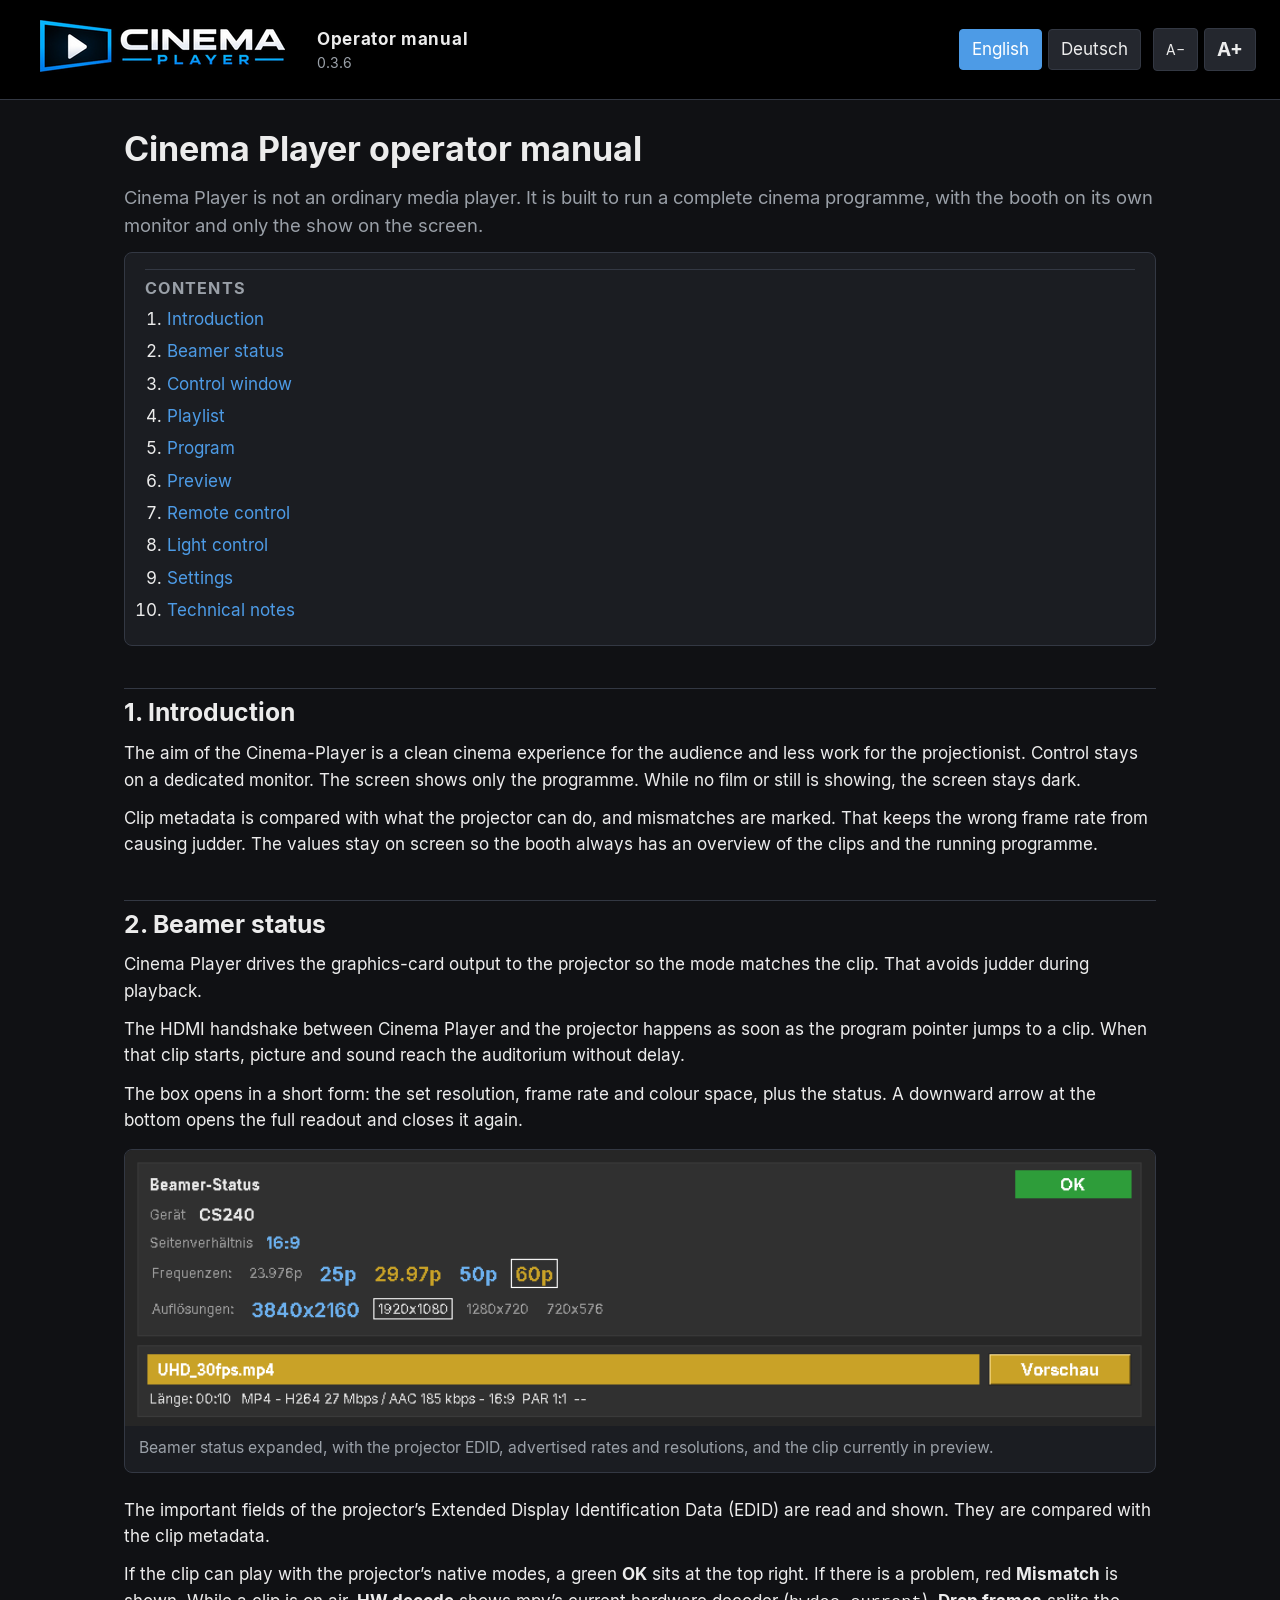
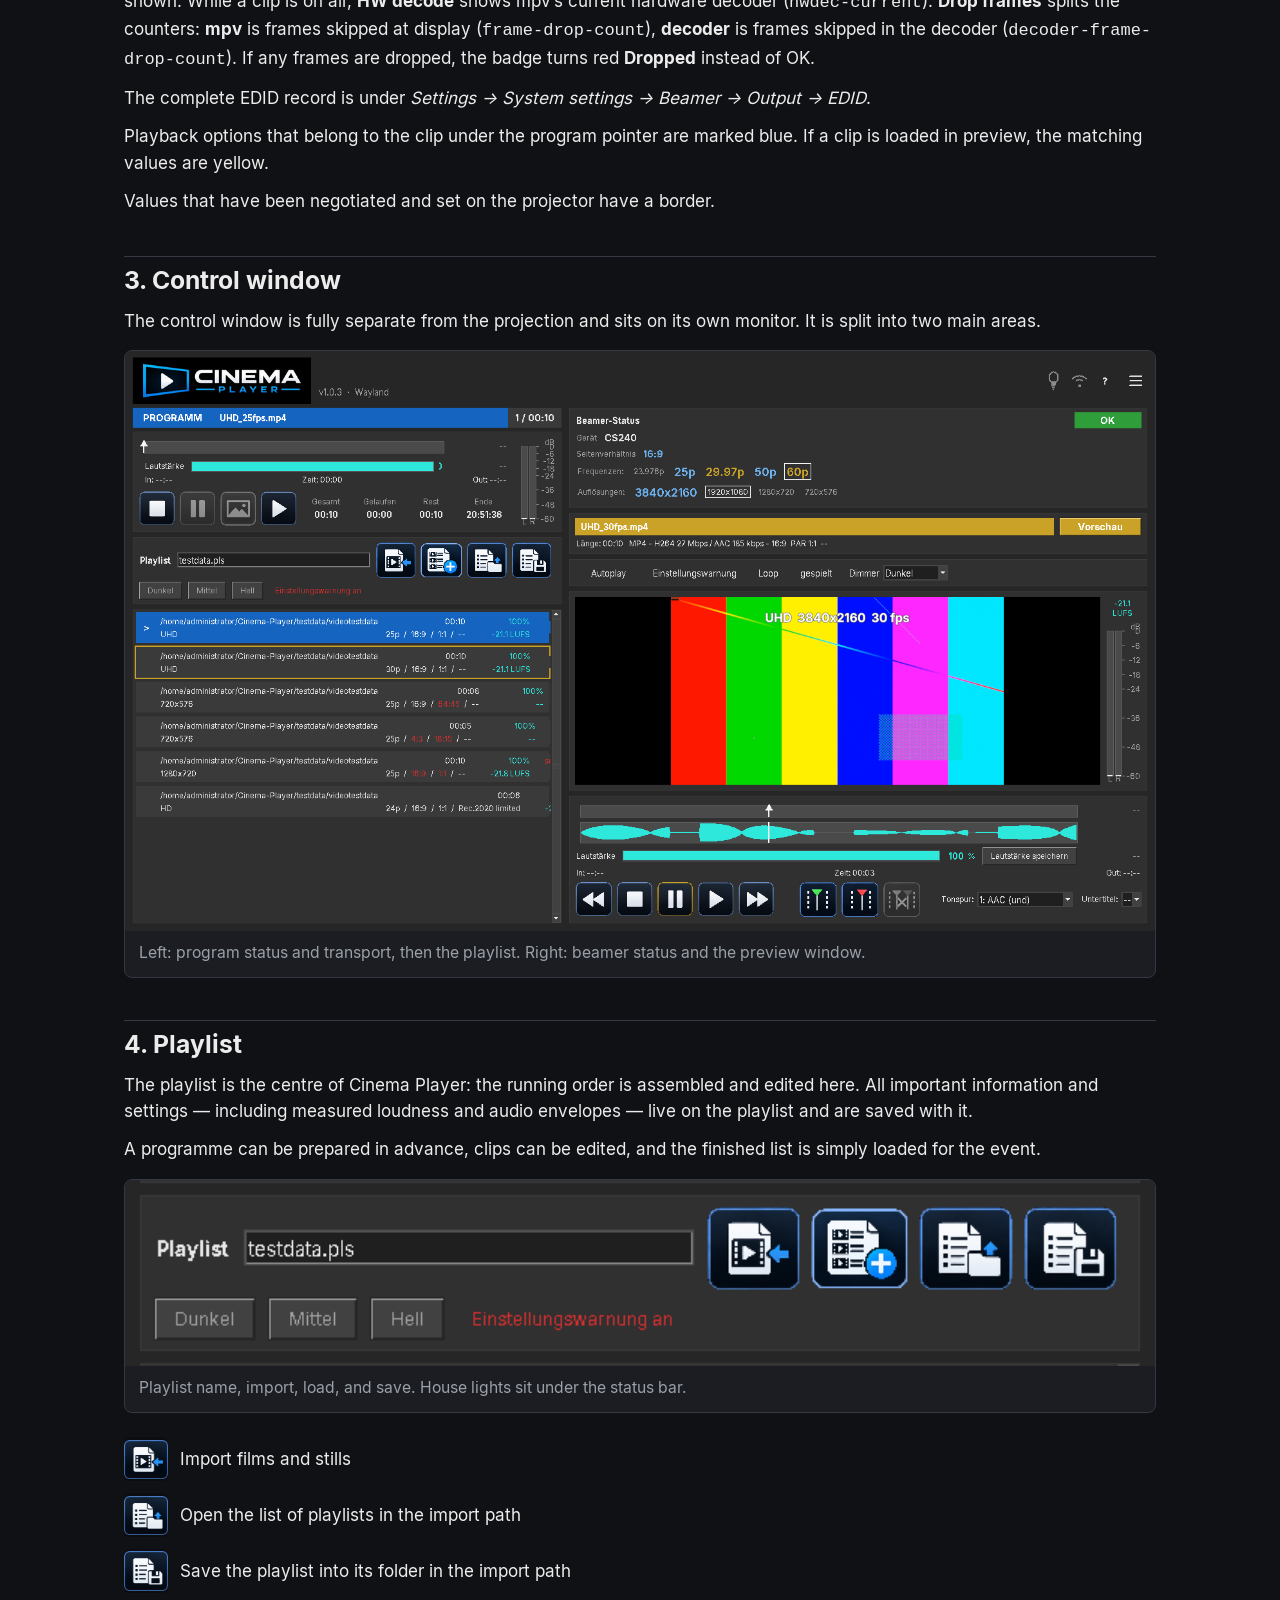
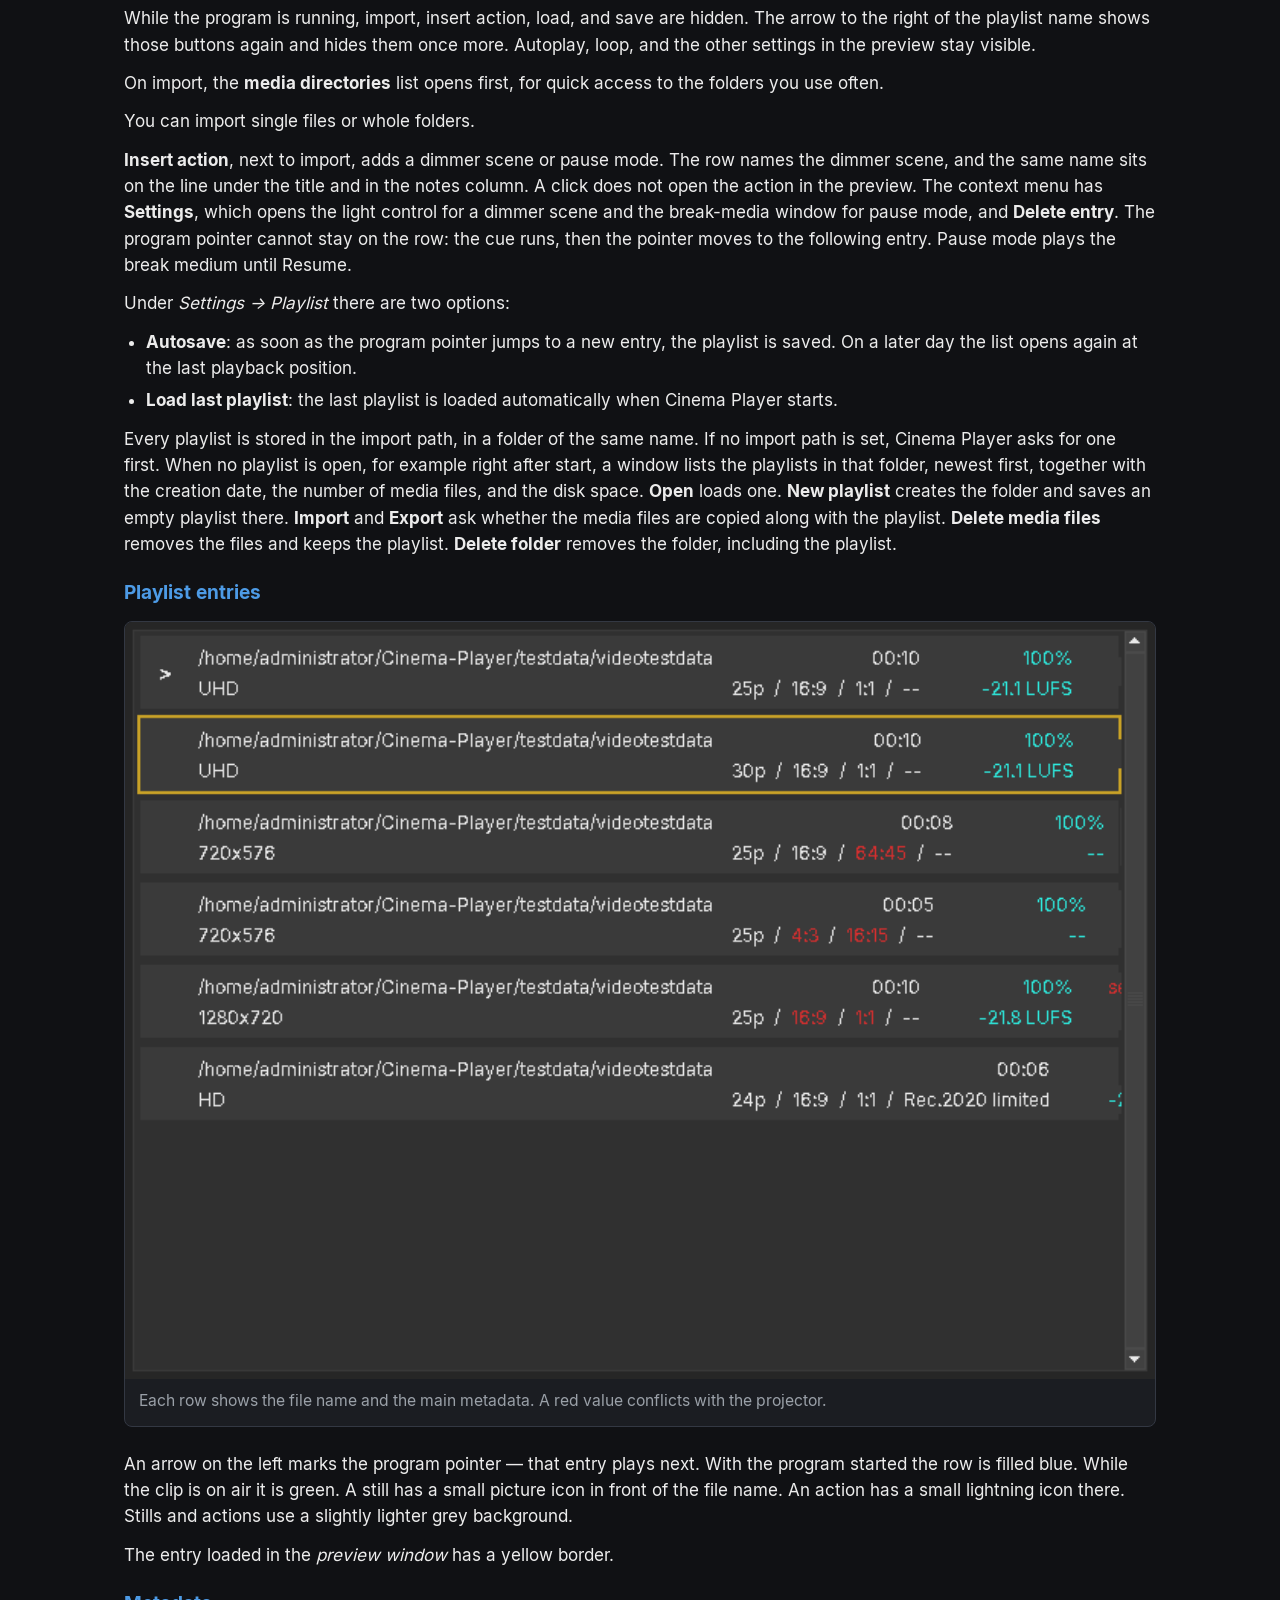
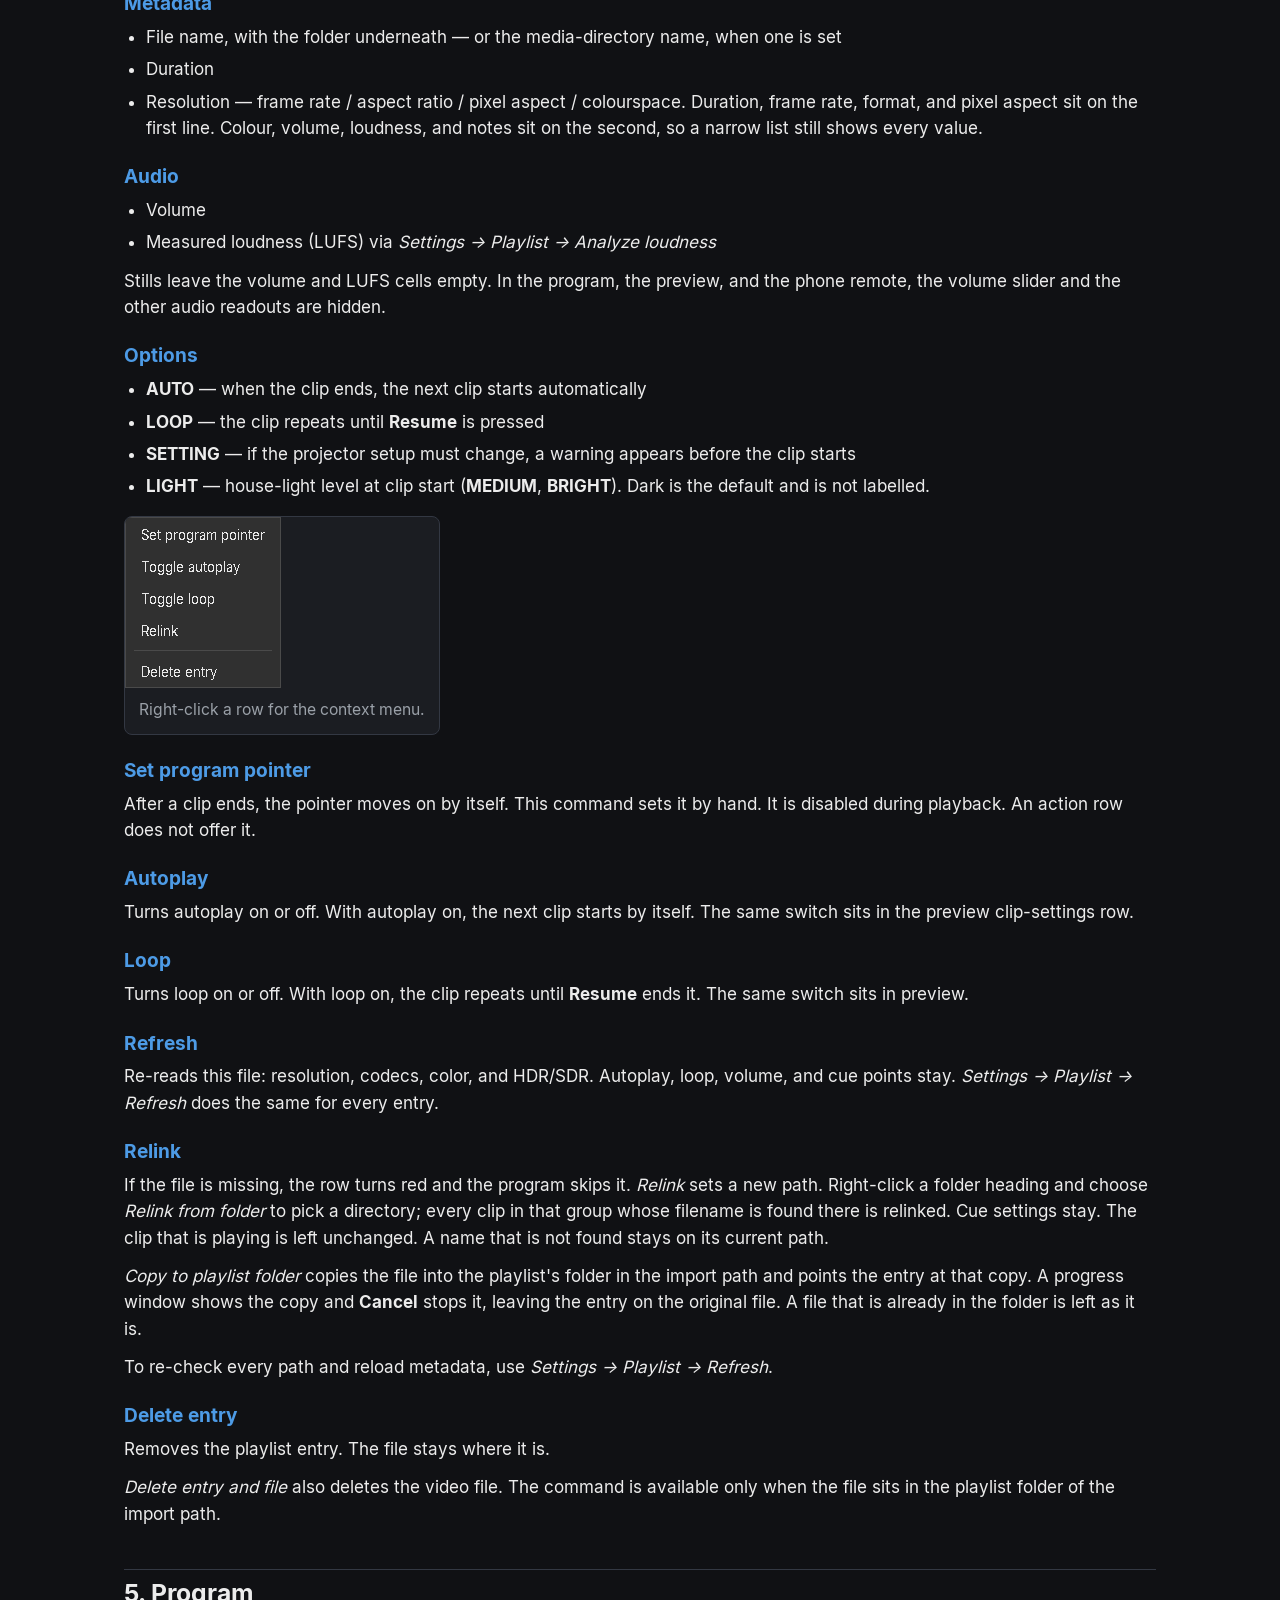
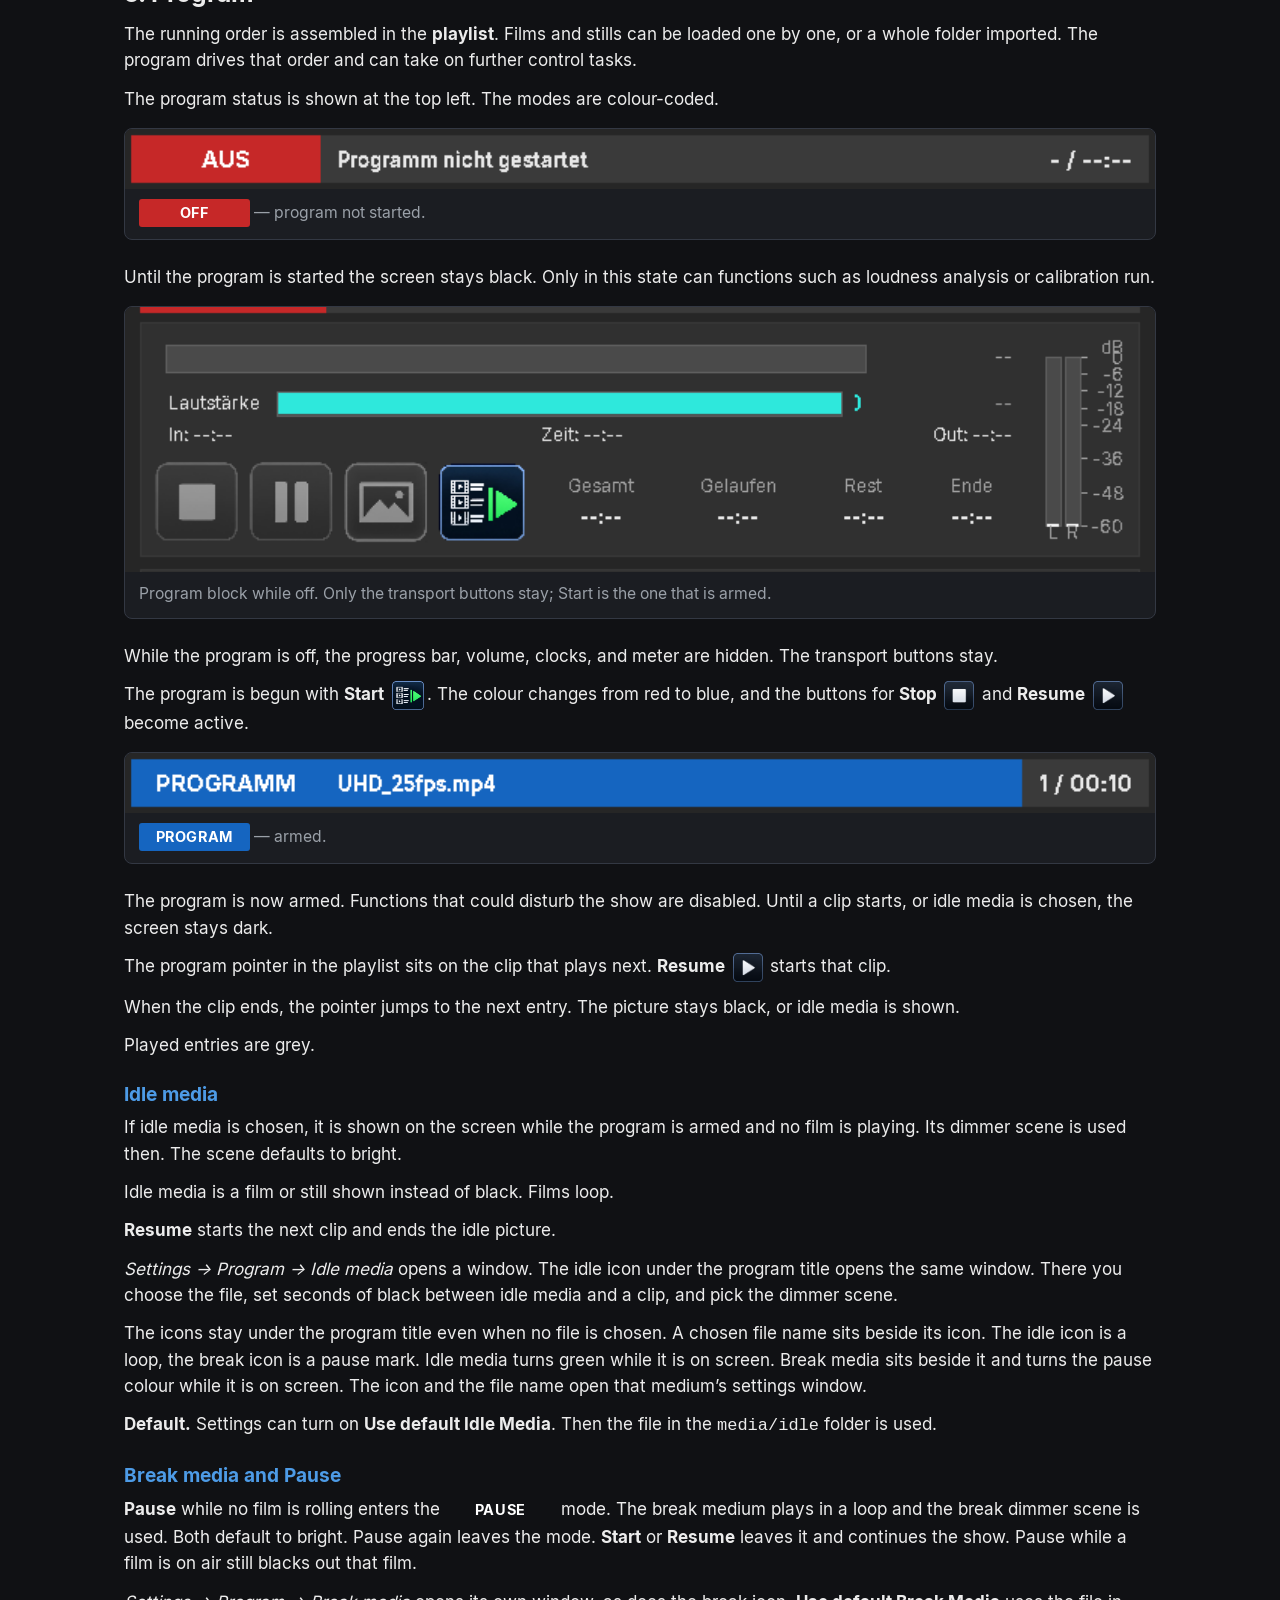
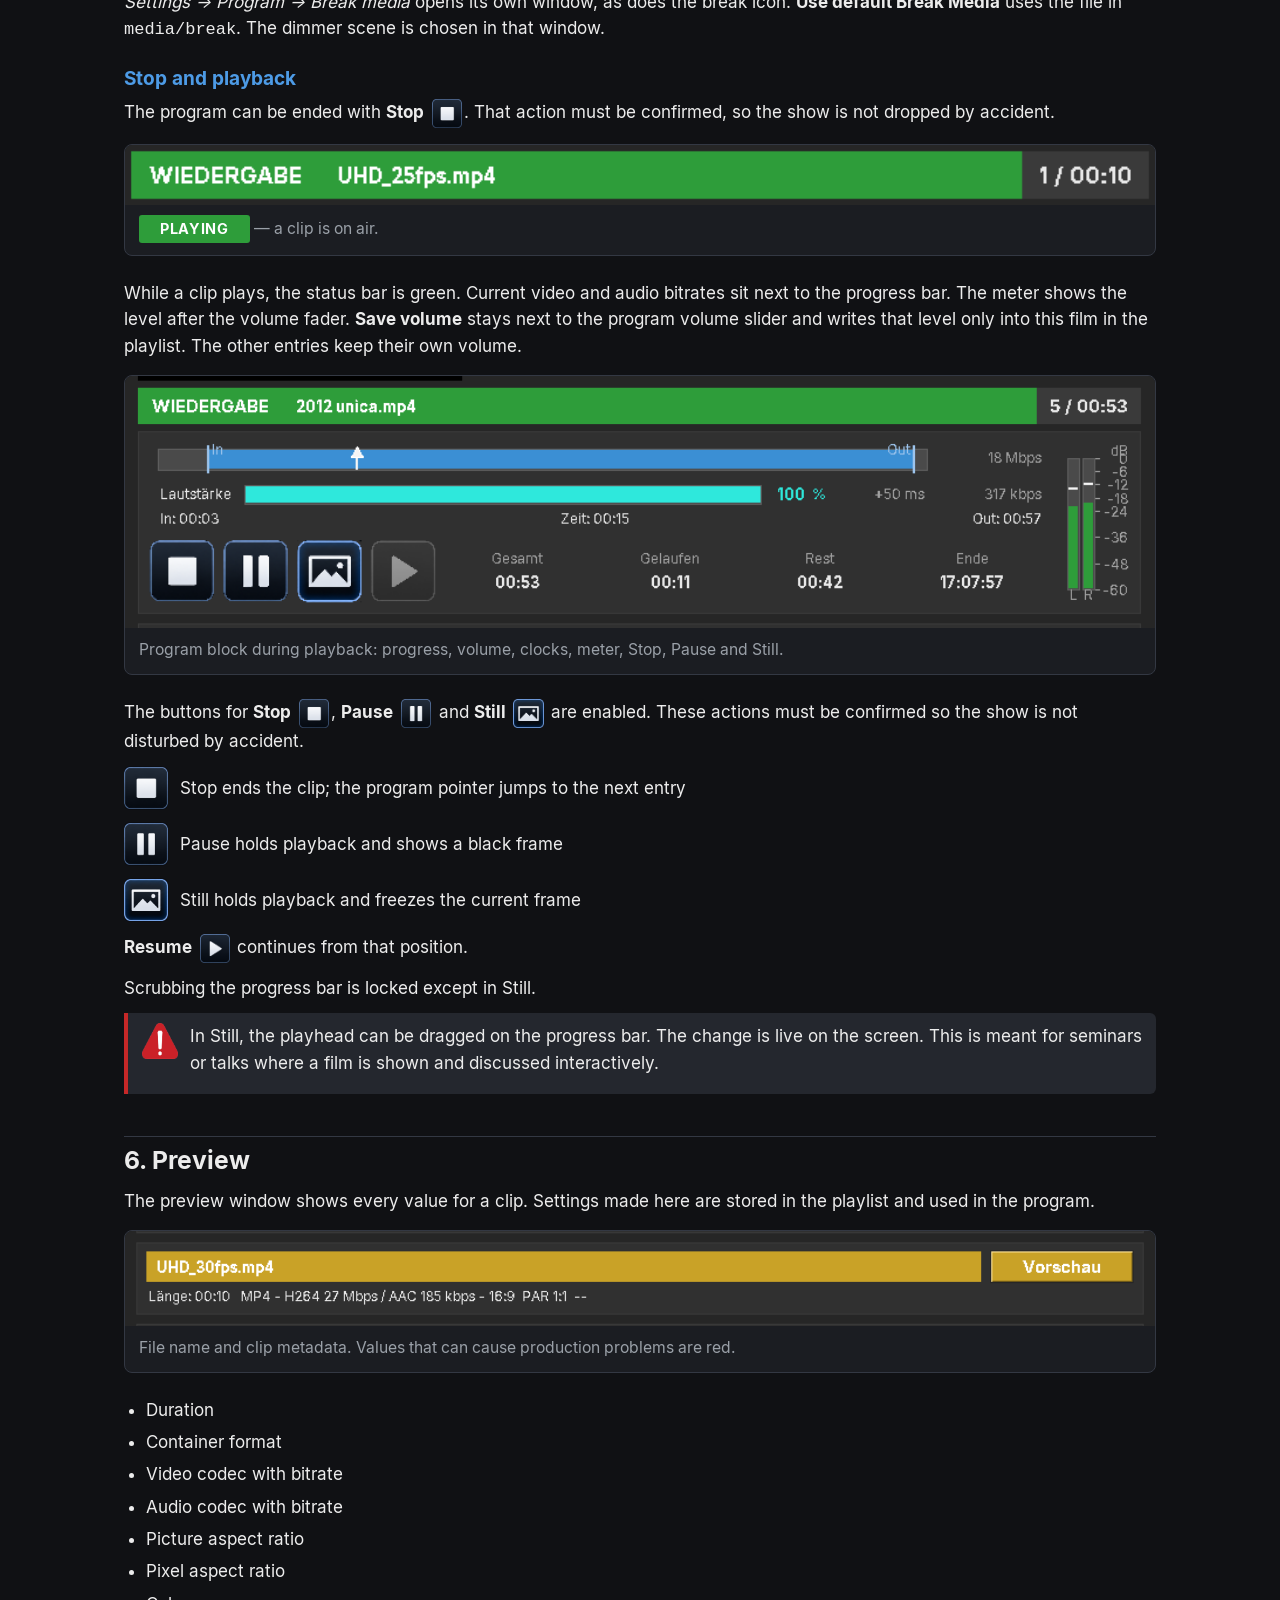
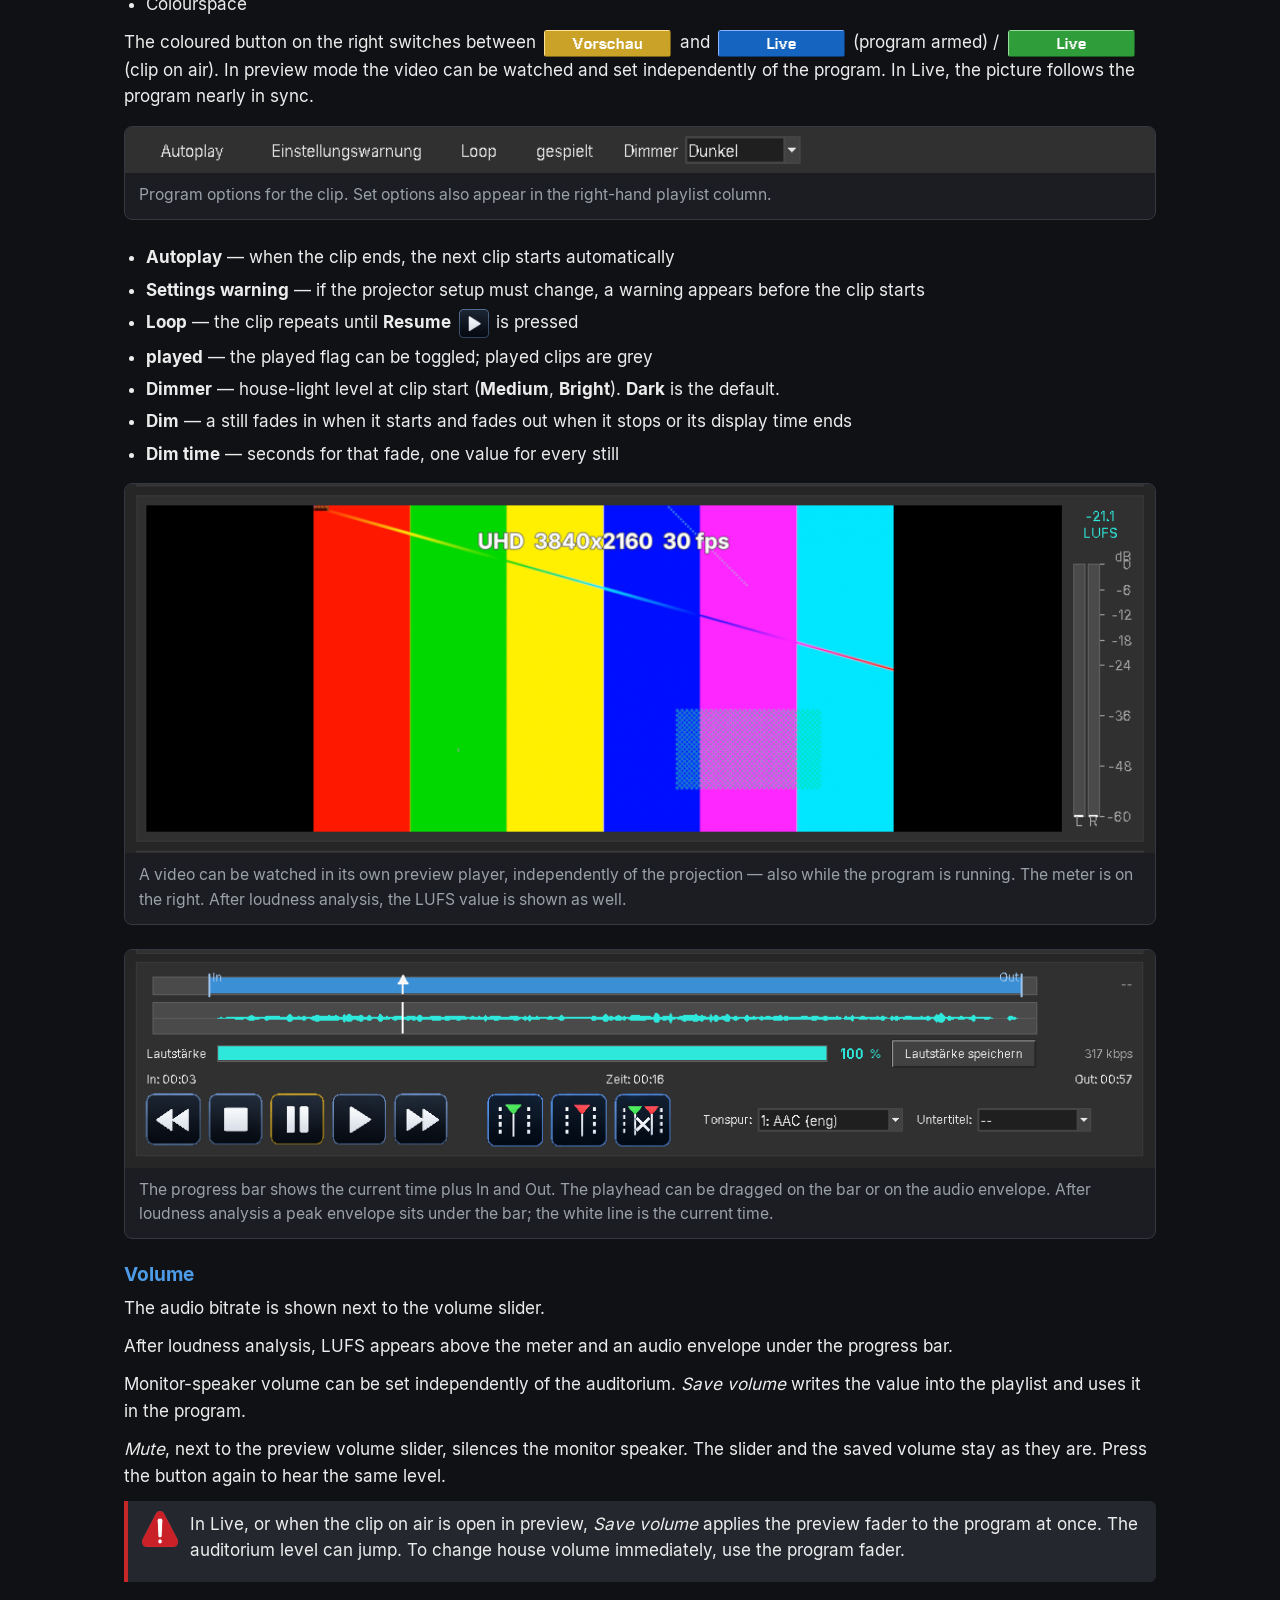
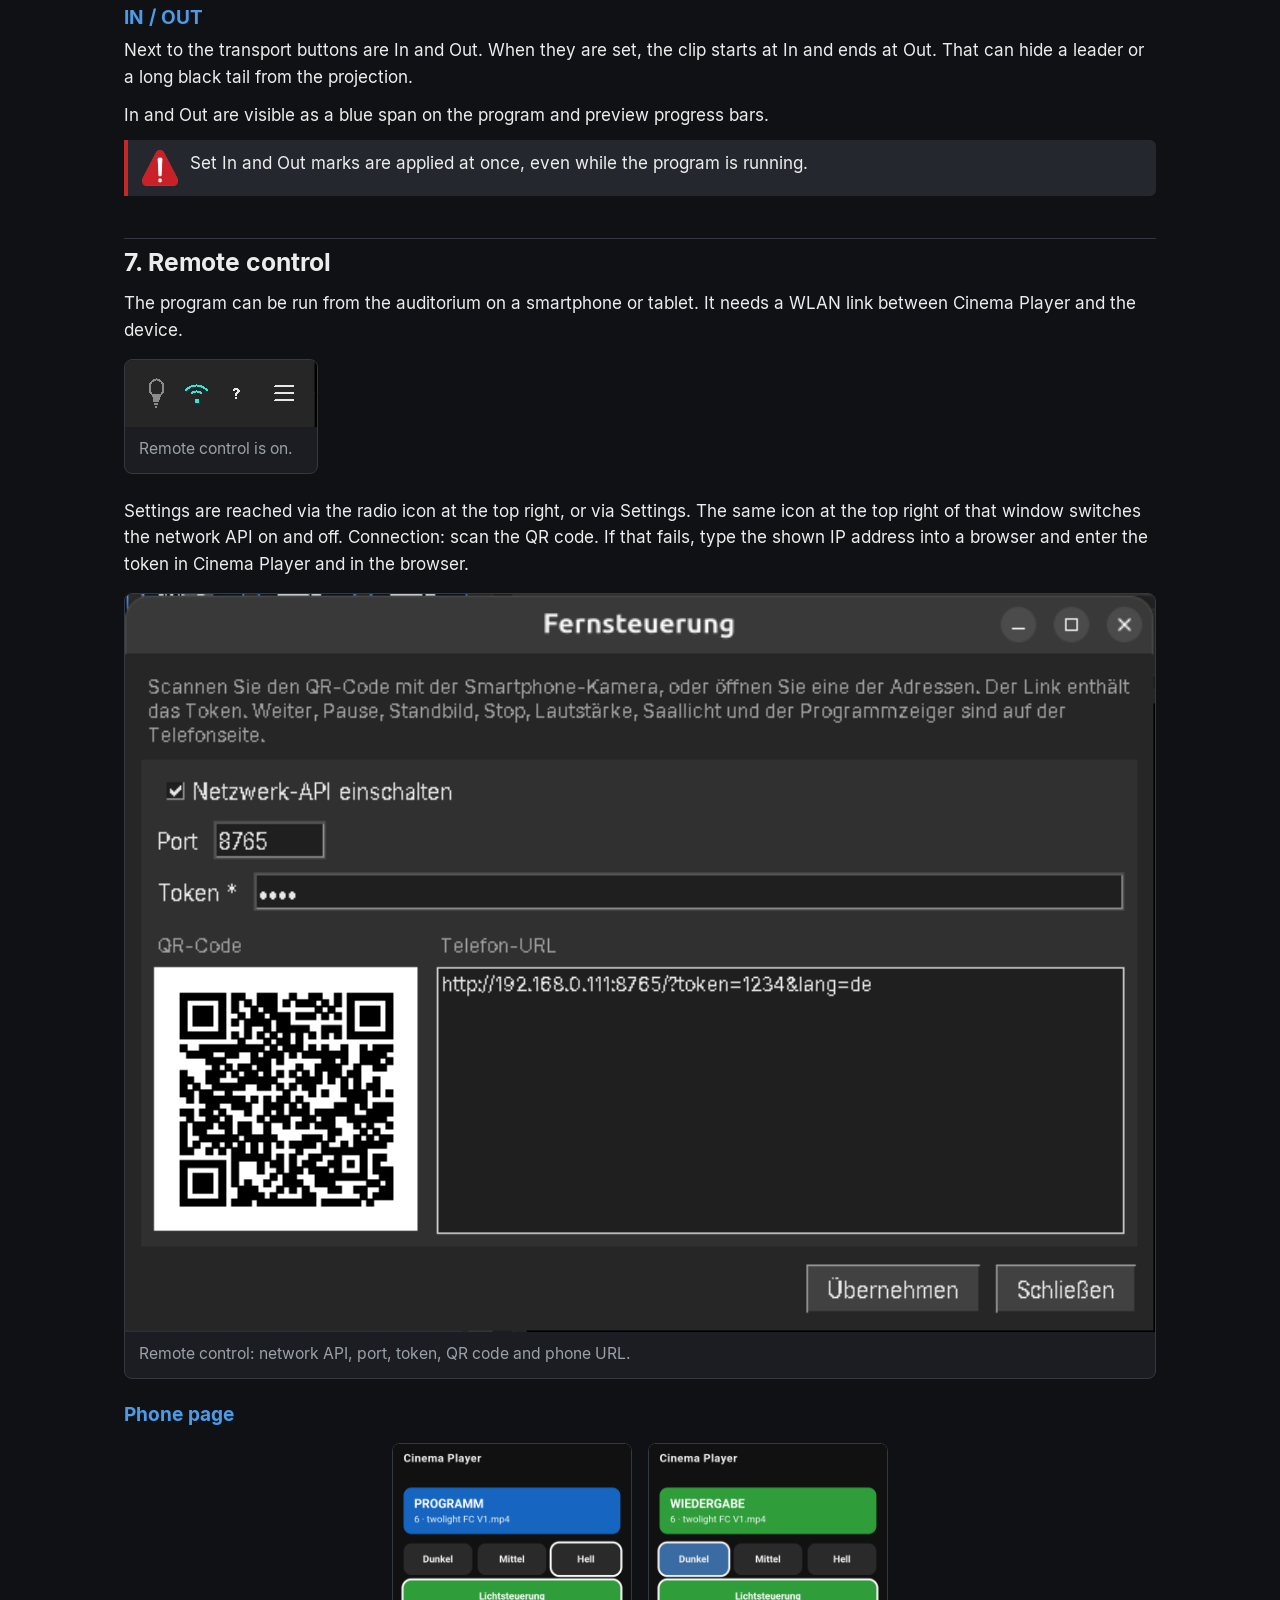
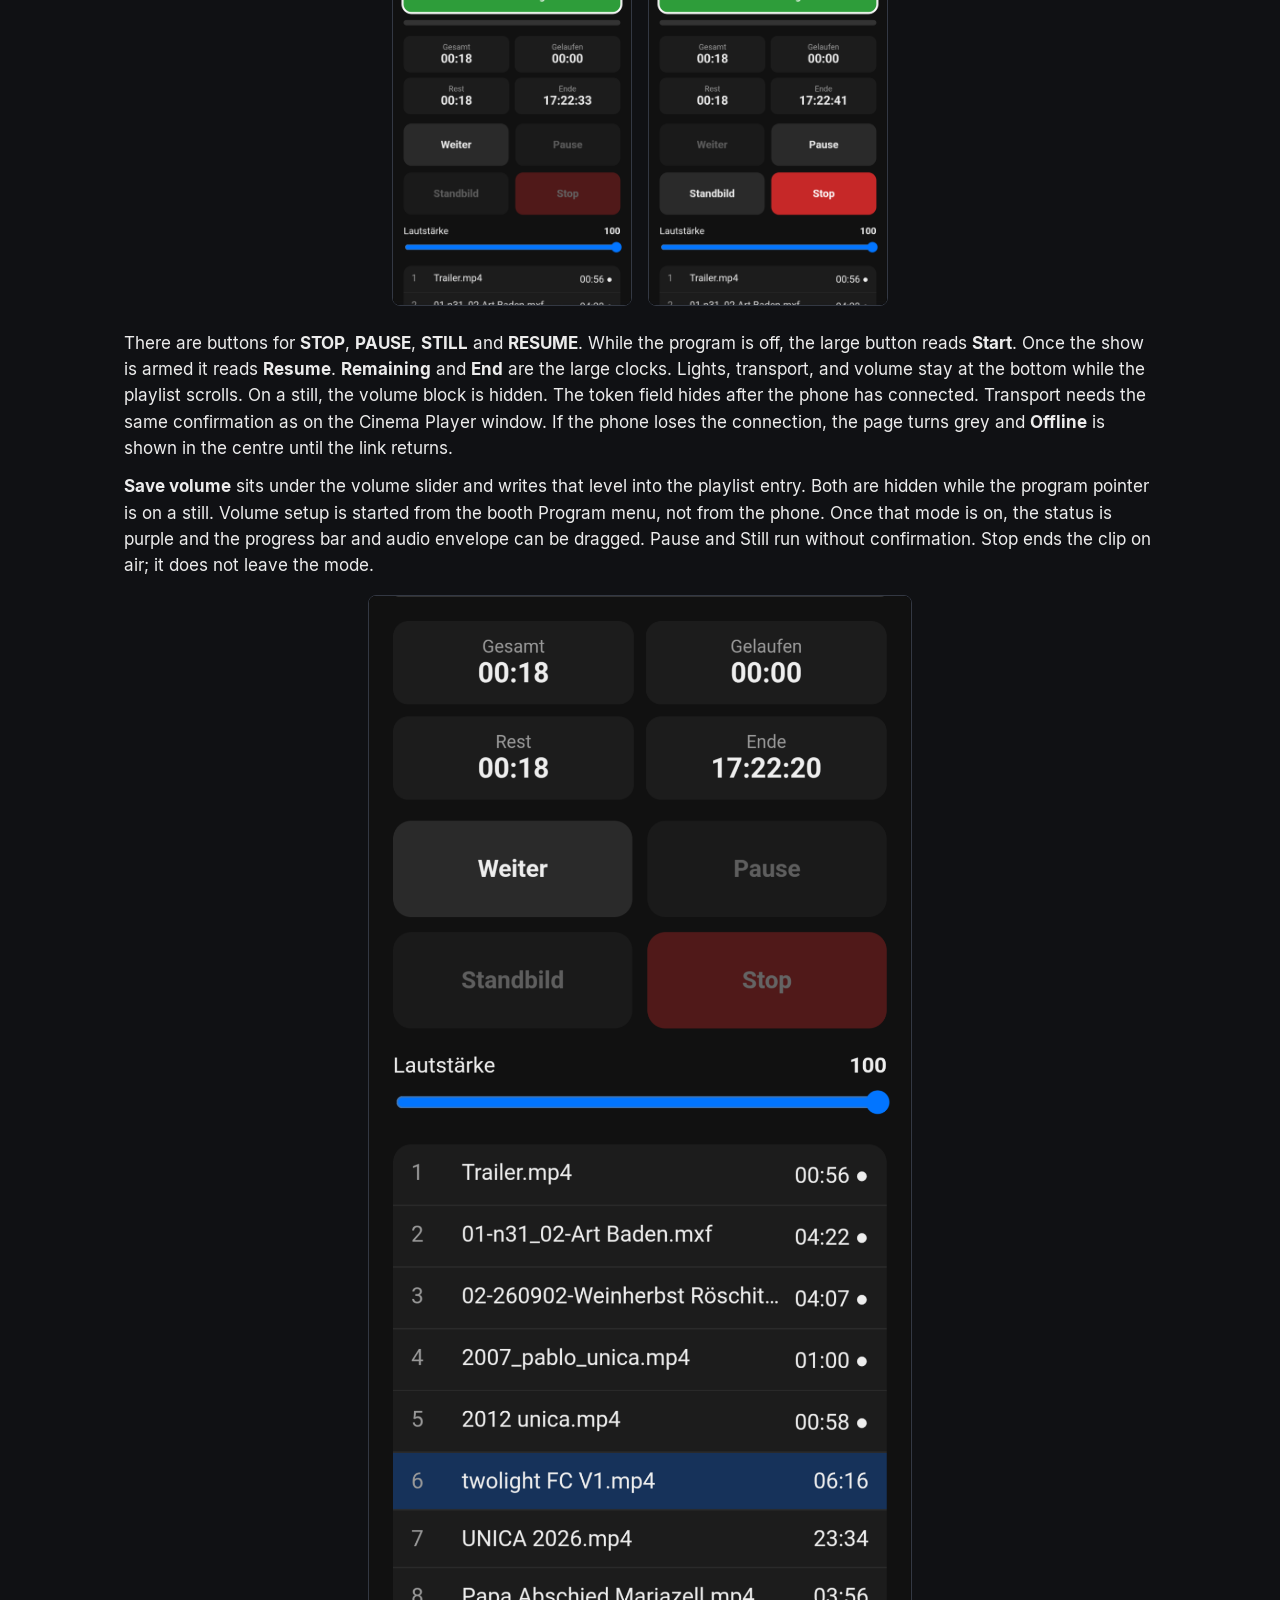
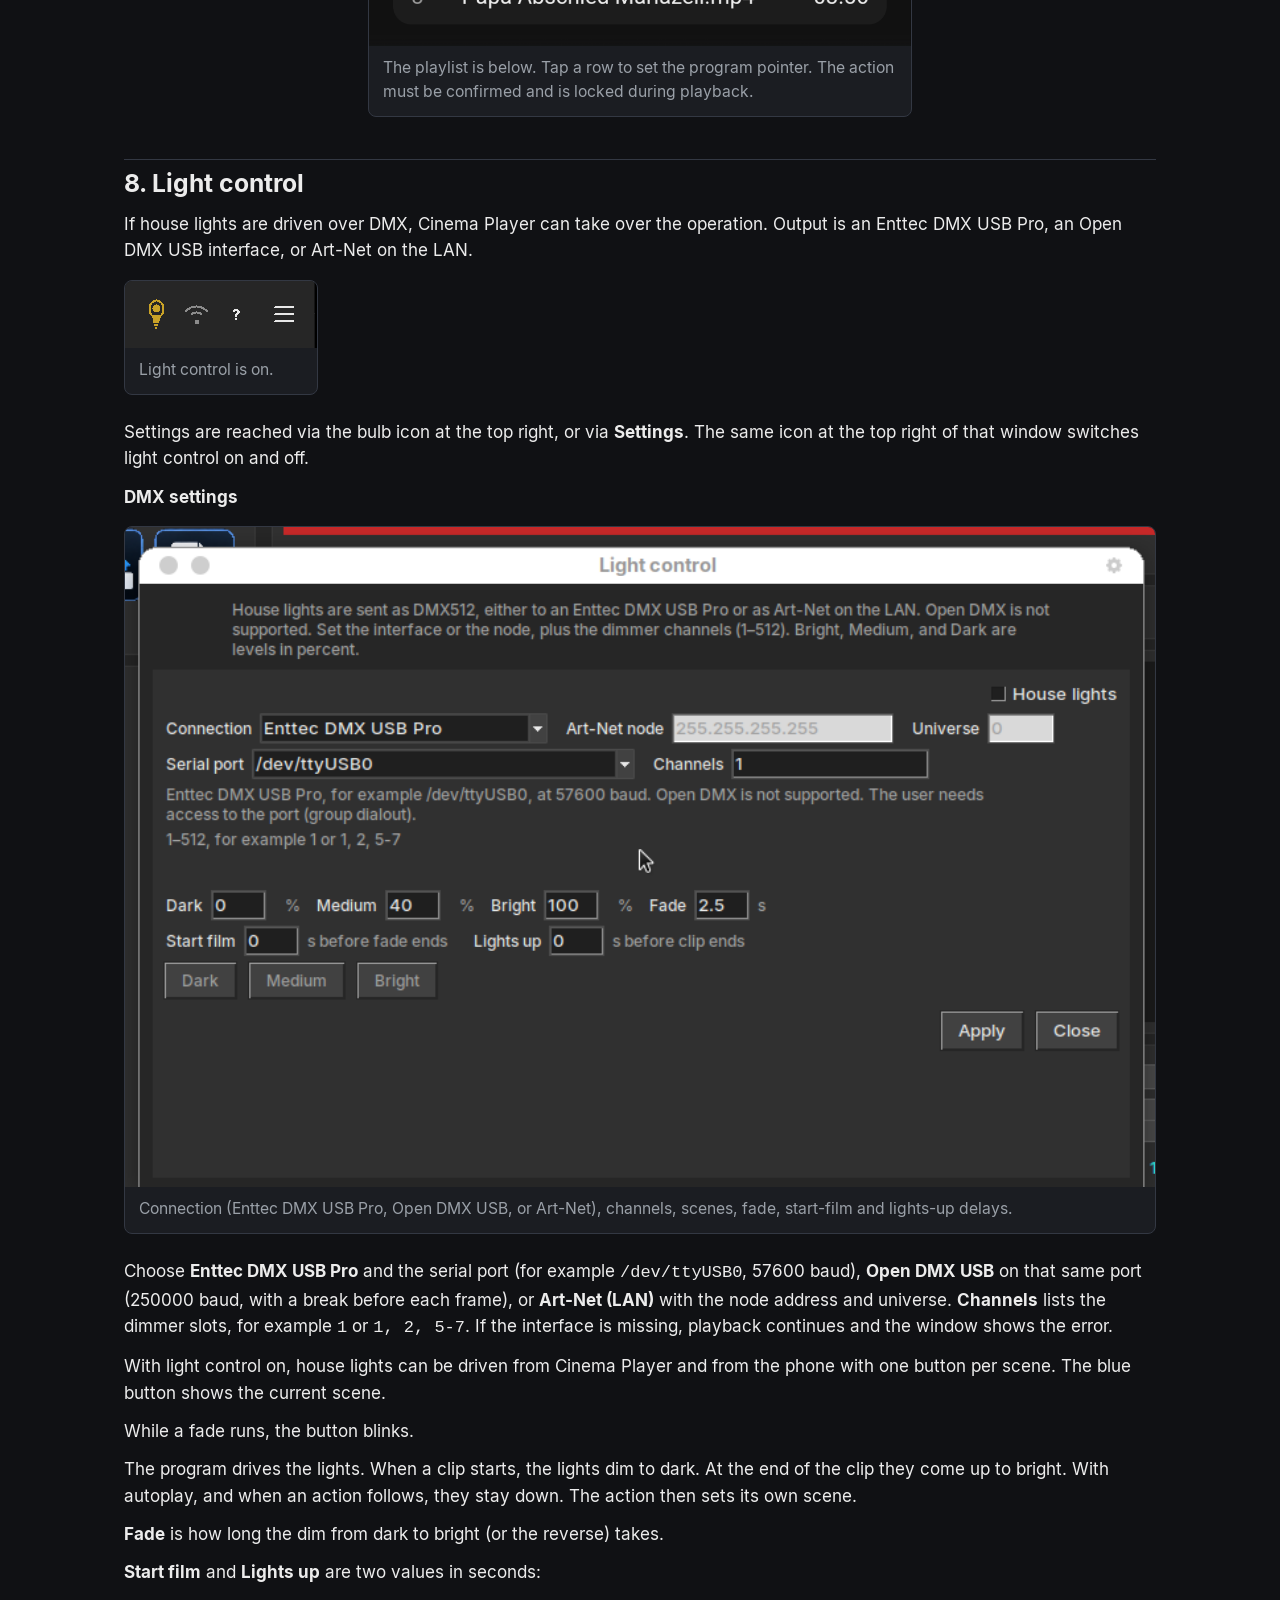
<file: manual/index.html>
<!DOCTYPE html>
<html lang="de">
<head>
  <meta charset="utf-8">
  <meta name="viewport" content="width=device-width, initial-scale=1">
  <title>Cinema Player — Bedienungsanleitung</title>
  <link rel="icon" href="images/logo-icon.png">
  <link rel="stylesheet" href="style.css">
</head>
<body>
  <header class="top">
    <a class="logo" href="#anfang">
      <img src="images/logo-header.png" alt="Cinema Player">
    </a>
    <div class="title">
      <span data-lang="en">Operator manual</span>
      <span data-lang="de">Bedienungs-Anleitung</span>
      <span class="ver">0.3.6</span>
    </div>
    <div class="page-tools">
      <div class="lang-switch">
        <button type="button" data-set-lang="en">English</button>
        <button type="button" data-set-lang="de">Deutsch</button>
      </div>
      <div class="type-size" role="group">
        <button type="button" class="type-smaller" data-type-delta="-1">A−</button>
        <button type="button" class="type-larger" data-type-delta="1">A+</button>
      </div>
    </div>
  </header>

  <main class="wrap">
    <h1>
      <span data-lang="en">Cinema Player operator manual</span>
      <span data-lang="de">Cinema Player Bedienungsanleitung</span>
    </h1>
    <p class="lead" data-lang="en">Cinema Player is not an ordinary media player. It is built to run a complete cinema programme, with the booth on its own monitor and only the show on the screen.</p>
    <p class="lead" data-lang="de">Der Cinema Player ist kein gewöhnlicher Mediaplayer, sondern bietet Funktionen, um einen kompletten Programmablauf in einer Kinoumgebung steuern zu können.</p>

    <nav class="toc">
      <h2 data-lang="en">Contents</h2>
      <h2 data-lang="de">Inhalt</h2>
      <ol>
        <li><a href="#intro" data-lang="en">Introduction</a><a href="#intro" data-lang="de">Einleitung</a></li>
        <li><a href="#beamer" data-lang="en">Beamer status</a><a href="#beamer" data-lang="de">Beamerstatus</a></li>
        <li><a href="#layout" data-lang="en">Control window</a><a href="#layout" data-lang="de">Bedienoberfläche</a></li>
        <li><a href="#playlist" data-lang="en">Playlist</a><a href="#playlist" data-lang="de">Playlist</a></li>
        <li><a href="#program" data-lang="en">Program</a><a href="#program" data-lang="de">Programmablauf</a></li>
        <li><a href="#preview" data-lang="en">Preview</a><a href="#preview" data-lang="de">Vorschau</a></li>
        <li><a href="#remote" data-lang="en">Remote control</a><a href="#remote" data-lang="de">Fernsteuerung</a></li>
        <li><a href="#lights" data-lang="en">Light control</a><a href="#lights" data-lang="de">Lichtsteuerung</a></li>
        <li><a href="#settings" data-lang="en">Settings</a><a href="#settings" data-lang="de">Einstellungen</a></li>
        <li><a href="#tech" data-lang="en">Technical notes</a><a href="#tech" data-lang="de">Technik</a></li>
      </ol>
    </nav>

    <h2 id="intro">
      <span data-lang="en">1. Introduction</span>
      <span data-lang="de">1. Einleitung</span>
    </h2>
    <p data-lang="en">The aim of the Cinema-Player is a clean cinema experience for the audience and less work for the projectionist. Control stays on a dedicated monitor. The screen shows only the programme. While no film or still is showing, the screen stays dark.</p>
    <p data-lang="de">Ziel des Cinema-Players ist es, ein perfektes Kinoerlebnis für das Publikum zu bieten und gleichzeitig den Vorführer zu entlasten. Die Steuerung erfolgt über einen eigenen Monitor, während auf der Leinwand ausschließlich der Programminhalt zu sehen ist. Solange kein Film oder Bild gezeigt wird, bleibt die Leinwand dunkel.</p>
    <p data-lang="en">Clip metadata is compared with what the projector can do, and mismatches are marked. That keeps the wrong frame rate from causing judder. The values stay on screen so the booth always has an overview of the clips and the running programme.</p>
    <p data-lang="de">Die Metadaten der Filme und die Möglichkeiten des Beamers werden verglichen und Inkompatibilitäten markiert. So wird verhindert, dass es durch falsche Bildraten zu einer ruckelnden Wiedergabe kommt. Alle Werte werden dargestellt, um immer einen Überblick über die Filme und das laufende Programm zu haben.</p>

    <h2 id="beamer">
      <span data-lang="en">2. Beamer status</span>
      <span data-lang="de">2. Beamerstatus</span>
    </h2>
    <p data-lang="en">Cinema Player drives the graphics-card output to the projector so the mode matches the clip. That avoids judder during playback.</p>
    <p data-lang="de">Der Cinema Player steuert den Ausgang zum Beamer der Grafikkarte so, dass immer die passenden Einstellungen zum jeweiligen Film vorliegen. Damit wird vermieden, dass es bei der Wiedergabe zu ruckelnden Bildern kommt.</p>
    <p data-lang="en">The HDMI handshake between Cinema Player and the projector happens as soon as the program pointer jumps to a clip. When that clip starts, picture and sound reach the auditorium without delay.</p>
    <p data-lang="de">Das HDMI-Handshake zwischen Cinema Player und Beamer erfolgt, sobald der Programmzeiger auf einen Film springt. Wird der Film gestartet, kommt Bild und Ton ohne Verzögerung im Kinosaal an.</p>
    <p data-lang="en">The box opens in a short form: the set resolution, frame rate and colour space, plus the status. A downward arrow at the bottom opens the full readout and closes it again.</p>
    <p data-lang="de">Der Kasten öffnet sich in kurzer Form: die eingestellte Auflösung, die Bildrate, der Farbraum und der Status. Ein Pfeil nach unten am unteren Rand öffnet die vollständige Anzeige und schließt sie wieder.</p>
    <figure>
      <img src="images/guide/beamer-status.png" alt="Beamer status with OK, rates and preview clip">
      <figcaption data-lang="en">Beamer status expanded, with the projector EDID, advertised rates and resolutions, and the clip currently in preview.</figcaption>
      <figcaption data-lang="de">Beamerstatus aufgeklappt, mit EDID des Beamers, gemeldeten Frequenzen und Auflösungen sowie dem Clip in der Vorschau.</figcaption>
    </figure>
    <p data-lang="en">The important fields of the projector’s Extended Display Identification Data (EDID) are read and shown. They are compared with the clip metadata.</p>
    <p data-lang="de">Die wichtigsten Daten des Extended Display Identification Data (EDID) des Beamers werden ausgelesen und angezeigt. Die Werte werden mit den Metadaten der Filme verglichen.</p>
    <p data-lang="en">If the clip can play with the projector’s native modes, a green <strong>OK</strong> sits at the top right. If there is a problem, red <strong>Mismatch</strong> is shown. While a clip is on air, <strong>HW decode</strong> shows mpv’s current hardware decoder (<code>hwdec-current</code>). <strong>Drop frames</strong> splits the counters: <strong>mpv</strong> is frames skipped at display (<code>frame-drop-count</code>), <strong>decoder</strong> is frames skipped in the decoder (<code>decoder-frame-drop-count</code>). If any frames are dropped, the badge turns red <strong>Dropped</strong> instead of OK.</p>
    <p data-lang="de">Kann ein Film mit nativen Einstellungen des Beamers gezeigt werden, ist rechts oben ein grünes <strong>OK</strong> zu sehen. Bei einem Problem wird <strong>Abweichung</strong> in rot gezeigt. Während der Wiedergabe zeigt <strong>HW-Dekodierung</strong> den aktuellen Hardware-Decoder von mpv (<code>hwdec-current</code>). Bei <strong>Dropframes</strong> steht <strong>mpv</strong> für Bilder, die der Player bei der Ausgabe überspringt (<code>frame-drop-count</code>), und <strong>Decoder</strong> für Bilder, die der Decoder nicht schafft (<code>decoder-frame-drop-count</code>). Werden Bilder verworfen, steht statt OK rot <strong>Dropped</strong>.</p>
    <p data-lang="en">The complete EDID record is under <em>Settings → System settings → Beamer → Output → EDID</em>.</p>
    <p data-lang="de">Der komplette EDID-Datensatz kann in den Einstellungen unter <em>Einstellungen → Systemeinstellungen → Beamer → Ausgang → EDID</em> abgerufen werden.</p>
    <p data-lang="en">Playback options that belong to the clip under the program pointer are marked blue. If a clip is loaded in preview, the matching values are yellow.</p>
    <p data-lang="de">Die theoretisch möglichen Wiedergabeoptionen des aktuellen Films, auf dem der Programmzeiger steht, sind blau markiert. Ist ein Film als Vorschau gewählt, werden die entsprechenden Werte gelb dargestellt.</p>
    <p data-lang="en">Values that have been negotiated and set on the projector have a border.</p>
    <p data-lang="de">Die Werte, die mit dem Beamer ausgehandelt und eingestellt sind, werden umrandet.</p>

    <h2 id="layout">
      <span data-lang="en">3. Control window</span>
      <span data-lang="de">3. Bedienoberfläche</span>
    </h2>
    <p data-lang="en">The control window is fully separate from the projection and sits on its own monitor. It is split into two main areas.</p>
    <p data-lang="de">Die Bedienoberfläche ist vollständig von der Projektion getrennt und wird auf einem eigenen Monitor angezeigt. Sie ist in zwei Hauptbereiche aufgeteilt.</p>
    <figure>
      <img src="images/guide/overview.png" alt="Cinema Player control window">
      <figcaption data-lang="en">Left: program status and transport, then the playlist. Right: beamer status and the preview window.</figcaption>
      <figcaption data-lang="de">Links der Programmstatus und die Ablaufsteuerung, darunter die Playlist mit den Medieninhalten. Rechts der Beamerstatus und darunter das Vorschaufenster.</figcaption>
    </figure>

    <h2 id="playlist">
      <span data-lang="en">4. Playlist</span>
      <span data-lang="de">4. Playlist</span>
    </h2>
    <p data-lang="en">The playlist is the centre of Cinema Player: the running order is assembled and edited here. All important information and settings — including measured loudness and audio envelopes — live on the playlist and are saved with it.</p>
    <p data-lang="de">Die Playlist ist das zentrale Element im Cinema Player, in dem der Programmablauf zusammengestellt und bearbeitet wird. Alle wichtigen Informationen und Einstellungen, bis zu den berechneten Lautheitswerten und Audio-Hüllkurven, sind in der Playlist enthalten und werden mit ihr gespeichert.</p>
    <p data-lang="en">A programme can be prepared in advance, clips can be edited, and the finished list is simply loaded for the event.</p>
    <p data-lang="de">So lässt sich ein Programmablauf im Vorhinein zusammenstellen, die Filme bearbeiten und die fertige Zusammenstellung bei der Veranstaltung einfach laden.</p>
    <figure>
      <img src="images/guide/playlist-tools.png" alt="Playlist toolbar">
      <figcaption data-lang="en">Playlist name, import, load, and save. House lights sit under the status bar.</figcaption>
      <figcaption data-lang="de">Playlist-Name, Import, Laden und Speichern. Das Saallicht sitzt unter der Statuszeile.</figcaption>
    </figure>
    <div class="icon-row">
      <img src="images/guide/icon-import.png" alt="">
      <p data-lang="en">Import films and stills</p>
      <p data-lang="de">Filme und Bilder importieren</p>
    </div>
    <div class="icon-row">
      <img src="images/guide/icon-load.png" alt="">
      <p data-lang="en">Open the list of playlists in the import path</p>
      <p data-lang="de">Die Liste der Playlists im Importverzeichnis öffnen</p>
    </div>
    <div class="icon-row">
      <img src="images/guide/icon-save.png" alt="">
      <p data-lang="en">Save the playlist into its folder in the import path</p>
      <p data-lang="de">Die Playlist in ihren Ordner im Importverzeichnis speichern</p>
    </div>
    <p data-lang="en">While the program is running, import, insert action, load, and save are hidden. The arrow to the right of the playlist name shows those buttons again and hides them once more. Autoplay, loop, and the other settings in the preview stay visible.</p>
    <p data-lang="de">Solange das Programm läuft, sind Import, Aktion einfügen, Laden und Speichern ausgeblendet. Der Pfeil rechts neben dem Playlistnamen blendet diese Schaltflächen wieder ein und auch wieder aus. Autoplay, Loop und die übrigen Einstellungen in der Vorschau bleiben sichtbar.</p>
    <p data-lang="en">On import, the <strong>media directories</strong> list opens first, for quick access to the folders you use often.</p>
    <p data-lang="de">Beim Import von Medien öffnet sich die Auswahl der <strong>Medienverzeichnisse</strong>, die einen schnellen Zugang zu den wichtigen Speicherorten ermöglichen.</p>
    <p data-lang="en">You can import single files or whole folders.</p>
    <p data-lang="de">Es lassen sich einzelne Dateien oder ganze Verzeichnisse in die Playlist importieren.</p>
    <p data-lang="en"><strong>Insert action</strong>, next to import, adds a dimmer scene or pause mode. The row names the dimmer scene, and the same name sits on the line under the title and in the notes column. A click does not open the action in the preview. The context menu has <strong>Settings</strong>, which opens the light control for a dimmer scene and the break-media window for pause mode, and <strong>Delete entry</strong>. The program pointer cannot stay on the row: the cue runs, then the pointer moves to the following entry. Pause mode plays the break medium until Resume.</p>
    <p data-lang="de"><strong>Aktion einfügen</strong> steht neben dem Medienimport. Damit wird eine Lichtszene oder der Pausenmodus in die Playlist gesetzt. Der Eintrag nennt die Lichtszene, dieselbe steht in der Zeile darunter und in den Hinweisen. Ein Klick öffnet die Aktion nicht in der Vorschau. Im Kontextmenü stehen <strong>Einstellungen</strong>, das bei einer Lichtszene die Lichtsteuerung und beim Pausenmodus das Pausenmedium öffnet, und <strong>Eintrag löschen</strong>. Der Programmzeiger kann auf diesem Eintrag nicht stehen: die Aktion wird ausgeführt, danach springt der Zeiger auf den folgenden Eintrag. Im Pausenmodus läuft das Pausenmedium, bis <strong>Weiter</strong> gedrückt wird.</p>
    <p data-lang="en">Under <em>Settings → Playlist</em> there are two options:</p>
    <p data-lang="de">In den Einstellungen finden sich unter <em>Einstellungen → Playlist</em> zwei Optionen.</p>
    <ul>
      <li data-lang="en"><strong>Autosave</strong>: as soon as the program pointer jumps to a new entry, the playlist is saved. On a later day the list opens again at the last playback position.</li>
      <li data-lang="de"><strong>Automatisch speichern</strong>: Sobald der Programmzeiger im Ablauf auf einen neuen Eintrag springt, wird die Playlist gespeichert. An einem Folgetag steht die Playlist beim erneuten Laden automatisch an der Stelle der letzten Wiedergabe.</li>
      <li data-lang="en"><strong>Load last playlist</strong>: the last playlist is loaded automatically when Cinema Player starts.</li>
      <li data-lang="de"><strong>Letzte Playlist laden</strong>: Die letzte Playlist wird beim Start des Cinema Players automatisch geladen.</li>
    </ul>
    <p data-lang="en">Every playlist is stored in the import path, in a folder of the same name. If no import path is set, Cinema Player asks for one first. When no playlist is open, for example right after start, a window lists the playlists in that folder, newest first, together with the creation date, the number of media files, and the disk space. <strong>Open</strong> loads one. <strong>New playlist</strong> creates the folder and saves an empty playlist there. <strong>Import</strong> and <strong>Export</strong> ask whether the media files are copied along with the playlist. <strong>Delete media files</strong> removes the files and keeps the playlist. <strong>Delete folder</strong> removes the folder, including the playlist.</p>
    <p data-lang="de">Jede Playlist liegt im Importverzeichnis, in einem Unterordner mit demselben Namen. Ist noch kein Importverzeichnis festgelegt, wird es vorher in einem Dialog gewählt. Ist keine Playlist geöffnet, zum Beispiel direkt nach dem Start, zeigt ein Fenster die Playlists in diesem Verzeichnis, die neueste oben, zusammen mit dem Erstellungsdatum, der Anzahl der Mediendateien und dem Speicherbedarf. <strong>Öffnen</strong> lädt eine davon. <strong>Neue Playlist</strong> legt den Unterordner an und speichert die Playlist dort. <strong>Importieren</strong> und <strong>Exportieren</strong> fragen, ob die Mediendateien mit der Playlist kopiert werden. <strong>Mediendateien löschen</strong> entfernt die Dateien und behält die Playlist. <strong>Verzeichnis löschen</strong> entfernt den Ordner einschließlich der Playlist.</p>

    <h3>
      <span data-lang="en">Playlist entries</span>
      <span data-lang="de">Playlist-Einträge</span>
    </h3>
    <figure>
      <img src="images/guide/playlist.png" alt="Playlist entries with metadata">
      <figcaption data-lang="en">Each row shows the file name and the main metadata. A red value conflicts with the projector.</figcaption>
      <figcaption data-lang="de">Jeder Medieneintrag zeigt den Dateinamen und die wichtigsten Metadaten. Ist ein Wert rot, gibt es einen Konflikt mit den Möglichkeiten des Beamers.</figcaption>
    </figure>
    <p data-lang="en">An arrow on the left marks the program pointer — that entry plays next. With the program started the row is filled blue. While the clip is on air it is green. A still has a small picture icon in front of the file name. An action has a small lightning icon there. Stills and actions use a slightly lighter grey background.</p>
    <p data-lang="de">Ein Pfeil links vom Eintrag markiert den Programmzeiger. Dieser Eintrag wird als nächstes gespielt. Bei gestartetem Programm ist dieser Eintrag blau hinterlegt. Läuft der Film, ist er grün gekennzeichnet. Ein Standbild hat vor dem Dateinamen ein kleines Bild-Icon. Eine Aktion hat dort ein kleines Blitz-Icon. Standbilder und Aktionen haben einen etwas helleren grauen Hintergrund.</p>
    <p data-lang="en">The entry loaded in the <em>preview window</em> has a yellow border.</p>
    <p data-lang="de">Der Eintrag, der im <em>Vorschaufenster</em> geladen ist, wird gelb umrandet dargestellt.</p>

    <h3>
      <span data-lang="en">Metadata</span>
      <span data-lang="de">Metadaten</span>
    </h3>
    <ul>
      <li data-lang="en">File name, with the folder underneath — or the media-directory name, when one is set</li>
      <li data-lang="de">Dateiname, darunter der Ordner — oder der Name des Medienverzeichnisses, wenn einer vergeben ist</li>
      <li data-lang="en">Duration</li>
      <li data-lang="de">Laufzeit</li>
      <li data-lang="en">Resolution — frame rate / aspect ratio / pixel aspect / colourspace. Duration, frame rate, format, and pixel aspect sit on the first line. Colour, volume, loudness, and notes sit on the second, so a narrow list still shows every value.</li>
      <li data-lang="de">Auflösung — Bildrate / Seitenverhältnis / Pixel-Seitenverhältnis / Farbraum. Dauer, Bildrate, Format und Pixel-Seitenverhältnis stehen in der ersten Zeile. Farbe, Lautstärke, Loudness und Hinweise stehen in der zweiten, damit eine schmale Liste jeden Wert zeigt.</li>
    </ul>

    <h3>
      <span data-lang="en">Audio</span>
      <span data-lang="de">Ton</span>
    </h3>
    <ul>
      <li data-lang="en">Volume</li>
      <li data-lang="de">Lautstärke</li>
      <li data-lang="en">Measured loudness (LUFS) via <em>Settings → Playlist → Analyze loudness</em></li>
      <li data-lang="de">Berechneter Loudness-Wert (LUFS) unter <em>Einstellungen → Playlist → Audioanalyse</em></li>
    </ul>
    <p data-lang="en">Stills leave the volume and LUFS cells empty. In the program, the preview, and the phone remote, the volume slider and the other audio readouts are hidden.</p>
    <p data-lang="de">Bei Standbildern bleiben Lautstärke und LUFS leer. Im Programm, in der Vorschau und in der Fernsteuerung sind der Lautstärkeregler und die übrigen Tonanzeigen ausgeblendet.</p>

    <h3>
      <span data-lang="en">Options</span>
      <span data-lang="de">Optionen</span>
    </h3>
    <ul>
      <li data-lang="en"><strong>AUTO</strong> — when the clip ends, the next clip starts automatically</li>
      <li data-lang="de"><strong>AUTO</strong> — nach Ablauf des Films wird der nächste Film automatisch gestartet</li>
      <li data-lang="en"><strong>LOOP</strong> — the clip repeats until <strong>Resume</strong> is pressed</li>
      <li data-lang="de"><strong>LOOP</strong> — der Film wird endlos in einer Schleife gespielt, bis <strong>Weiter</strong> gedrückt wird</li>
      <li data-lang="en"><strong>SETTING</strong> — if the projector setup must change, a warning appears before the clip starts</li>
      <li data-lang="de"><strong>SETTING</strong> — sind Änderungen an den Beamereinstellungen nötig, erscheint vor Start des Films ein Fenster mit einer Warnung</li>
      <li data-lang="en"><strong>LIGHT</strong> — house-light level at clip start (<strong>MEDIUM</strong>, <strong>BRIGHT</strong>). Dark is the default and is not labelled.</li>
      <li data-lang="de"><strong>LICHT</strong> — die Helligkeit des Saallichts beim Start des Films (<strong>MITTEL</strong>, <strong>HELL</strong>). Dunkel ist der Standardwert.</li>
    </ul>
    <figure class="snip">
      <img data-lang="en" src="images/menu-entry-en.png" alt="Playlist row context menu in English">
      <img data-lang="de" src="images/guide/menu-entry.png" alt="Kontextmenü eines Playlist-Eintrags">
      <figcaption data-lang="en">Right-click a row for the context menu.</figcaption>
      <figcaption data-lang="de">Mit der rechten Maustaste öffnet sich ein Kontextmenü für wichtige Funktionen.</figcaption>
    </figure>

    <h3>
      <span data-lang="en">Set program pointer</span>
      <span data-lang="de">Programmzeiger setzen</span>
    </h3>
    <p data-lang="en">After a clip ends, the pointer moves on by itself. This command sets it by hand. It is disabled during playback. An action row does not offer it.</p>
    <p data-lang="de">Der Zeiger, welcher Film als nächstes gespielt wird, springt nach dem Ende eines Films automatisch weiter. Mit dieser Funktion kann der Zeiger händisch gesetzt werden. Die Option ist während der Wiedergabe deaktiviert. Bei einer Aktion gibt es sie nicht.</p>

    <h3>
      <span data-lang="en">Autoplay</span>
      <span data-lang="de">Autoplay</span>
    </h3>
    <p data-lang="en">Turns autoplay on or off. With autoplay on, the next clip starts by itself. The same switch sits in the preview clip-settings row.</p>
    <p data-lang="de">Die Autoplay-Funktion kann hier umgeschaltet werden. Bei aktivem Autoplay wird der nächste Film automatisch gestartet. Diese Umschaltmöglichkeit besteht auch im Block zum Programmablauf des Vorschaufensters.</p>

    <h3>
      <span data-lang="en">Loop</span>
      <span data-lang="de">Loop</span>
    </h3>
    <p data-lang="en">Turns loop on or off. With loop on, the clip repeats until <strong>Resume</strong> ends it. The same switch sits in preview.</p>
    <p data-lang="de">Die Loop-Funktion kann hier umgeschaltet werden. Bei aktivem Loop wird der Film endlos in einer Schleife gespielt, bis diese durch die <strong>Weiter</strong>-Taste beendet wird. Diese Umschaltmöglichkeit besteht auch im Block zum Programmablauf des Vorschaufensters.</p>

    <h3>
      <span data-lang="en">Refresh</span>
      <span data-lang="de">Aktualisieren</span>
    </h3>
    <p data-lang="en">Re-reads this file: resolution, codecs, color, and HDR/SDR. Autoplay, loop, volume, and cue points stay. <em>Settings → Playlist → Refresh</em> does the same for every entry.</p>
    <p data-lang="de">Liest diese Datei neu ein: Auflösung, Codecs, Farbraum und SDR/HDR. Autoplay, Loop, Lautstärke und Ein-/Ausstieg bleiben. <em>Einstellungen → Playlist → Aktualisieren</em> macht dasselbe für alle Einträge.</p>

    <h3>
      <span data-lang="en">Relink</span>
      <span data-lang="de">Neu verknüpfen</span>
    </h3>
    <p data-lang="en">If the file is missing, the row turns red and the program skips it. <em>Relink</em> sets a new path. Right-click a folder heading and choose <em>Relink from folder</em> to pick a directory; every clip in that group whose filename is found there is relinked. Cue settings stay. The clip that is playing is left unchanged. A name that is not found stays on its current path.</p>
    <p data-lang="de">Ist die Datei nicht auffindbar, wird der Playlist-Eintrag rot dargestellt und im Programmablauf übersprungen. Mit <em>Neu verknüpfen</em> kann der Pfad auf die Datei neu gesetzt werden. Ein Rechtsklick auf die Ordnerüberschrift und <em>Aus Ordner neu verknüpfen</em> wählt ein Verzeichnis; alle Dateien dieser Gruppe, die dort gefunden werden, werden neu verknüpft. Cue-Einstellungen bleiben. Der gerade laufende Clip bleibt unverändert. Ein Name, der nicht gefunden wird, behält seinen bisherigen Pfad.</p>
    <p data-lang="en"><em>Copy to playlist folder</em> copies the file into the playlist's folder in the import path and points the entry at that copy. A progress window shows the copy and <strong>Cancel</strong> stops it, leaving the entry on the original file. A file that is already in the folder is left as it is.</p>
    <p data-lang="de"><em>In den Playlistordner kopieren</em> kopiert die Datei in den Unterordner der Playlist im Importverzeichnis und setzt den Eintrag auf diese Kopie. Ein Fortschrittsfenster zeigt den Kopiervorgang, und <strong>Abbrechen</strong> stoppt ihn. Der Eintrag bleibt dann bei der ursprünglichen Datei. Liegt die Datei schon in diesem Ordner, bleibt sie unverändert.</p>
    <p data-lang="en">To re-check every path and reload metadata, use <em>Settings → Playlist → Refresh</em>.</p>
    <p data-lang="de">Um alle Pfade zu prüfen und die Metadaten neu zu laden, <em>Einstellungen → Playlist → Aktualisieren</em> wählen.</p>

    <h3>
      <span data-lang="en">Delete entry</span>
      <span data-lang="de">Eintrag löschen</span>
    </h3>
    <p data-lang="en">Removes the playlist entry. The file stays where it is.</p>
    <p data-lang="de">Der Playlist-Eintrag wird gelöscht. Die Datei bleibt erhalten.</p>
    <p data-lang="en"><em>Delete entry and file</em> also deletes the video file. The command is available only when the file sits in the playlist folder of the import path.</p>
    <p data-lang="de"><em>Eintrag und Datei löschen</em> löscht zusätzlich die Videodatei. Der Befehl ist nur aktiv, wenn die Datei im Playlistordner des Importpfades liegt.</p>

    <h2 id="program">
      <span data-lang="en">5. Program</span>
      <span data-lang="de">5. Programmablauf</span>
    </h2>
    <p data-lang="en">The running order is assembled in the <strong>playlist</strong>. Films and stills can be loaded one by one, or a whole folder imported. The program drives that order and can take on further control tasks.</p>
    <p data-lang="de">Der Ablauf des Programms wird in der <strong>Playlist</strong> zusammengestellt. Es können Filme und Standbilder einzeln geladen oder ein gesamtes Verzeichnis importiert werden. Das Programm gibt den Ablauf vor und kann auch weitere Steuerungsaufgaben übernehmen.</p>
    <p data-lang="en">The program status is shown at the top left. The modes are colour-coded.</p>
    <p data-lang="de">Der Status des Programms wird links oben angezeigt. Die unterschiedlichen Modi unterscheiden sich farblich.</p>
    <figure>
      <img src="images/guide/status-off.png" alt="Status bar OFF">
      <figcaption data-lang="en"><span class="badge off">OFF</span> — program not started.</figcaption>
      <figcaption data-lang="de"><span class="badge off">AUS</span> — Programm nicht gestartet.</figcaption>
    </figure>
    <p data-lang="en">Until the program is started the screen stays black. Only in this state can functions such as loudness analysis or calibration run.</p>
    <p data-lang="de">Solange das Programm nicht gestartet ist, bleibt die Leinwand schwarz. Nur in diesem Zustand können Funktionen wie die Tonanalyse oder die Kalibrierung vorgenommen werden.</p>
    <figure>
      <img src="images/guide/program-off.png" alt="Program block while OFF">
      <figcaption data-lang="en">Program block while off. Only the transport buttons stay; Start is the one that is armed.</figcaption>
      <figcaption data-lang="de">Programmblock bei AUS. Nur die Transportknöpfe bleiben sichtbar, und nur Start ist scharf.</figcaption>
    </figure>
    <p data-lang="en">While the program is off, the progress bar, volume, clocks, and meter are hidden. The transport buttons stay.</p>
    <p data-lang="de">Solange das Programm aus ist, sind Fortschrittsbalken, Lautstärke, Uhren und Pegelanzeige ausgeblendet. Die Transportknöpfe bleiben.</p>
    <p data-lang="en">The program is begun with <strong>Start</strong> <img class="inline" src="images/guide/icon-start.png" alt="">. The colour changes from red to blue, and the buttons for <strong>Stop</strong> <img class="inline" src="images/guide/icon-stop.png" alt=""> and <strong>Resume</strong> <img class="inline" src="images/guide/icon-resume.png" alt=""> become active.</p>
    <p data-lang="de">Das Programm wird mit der <strong>Start</strong>-Taste <img class="inline" src="images/guide/icon-start.png" alt=""> begonnen. Die Farbe wechselt von rot auf blau und die Tasten für <strong>Stop</strong> <img class="inline" src="images/guide/icon-stop.png" alt=""> und <strong>Weiter</strong> <img class="inline" src="images/guide/icon-resume.png" alt=""> werden aktiviert.</p>
    <figure>
      <img src="images/guide/status-program.png" alt="Status bar PROGRAM">
      <figcaption data-lang="en"><span class="badge program">PROGRAM</span> — armed.</figcaption>
      <figcaption data-lang="de"><span class="badge program">PROGRAMM</span> — scharf geschaltet.</figcaption>
    </figure>
    <p data-lang="en">The program is now armed. Functions that could disturb the show are disabled. Until a clip starts, or idle media is chosen, the screen stays dark.</p>
    <p data-lang="de">Das Programm ist nun scharf geschaltet. Funktionen, die den Ablauf stören können, sind deaktiviert. Solange kein Film gestartet wird oder ein Leerlaufmedium ausgewählt ist, bleibt die Leinwand dunkel.</p>
    <p data-lang="en">The program pointer in the playlist sits on the clip that plays next. <strong>Resume</strong> <img class="inline" src="images/guide/icon-resume.png" alt=""> starts that clip.</p>
    <p data-lang="de">Der Programmzeiger in der Playlist steht auf dem Film, der als nächstes gespielt wird. Der <strong>WEITER</strong>-Knopf <img class="inline" src="images/guide/icon-resume.png" alt=""> startet diesen Film.</p>
    <p data-lang="en">When the clip ends, the pointer jumps to the next entry. The picture stays black, or idle media is shown.</p>
    <p data-lang="de">Nach Ablauf des Films springt der Programmzeiger auf den nächsten Eintrag. Das Bild bleibt schwarz oder es wird das Leerlaufmedium angezeigt.</p>
    <p data-lang="en">Played entries are grey.</p>
    <p data-lang="de">Die gespielten Einträge sind grau.</p>

    <h3>
      <span data-lang="en">Idle media</span>
      <span data-lang="de">Leerlaufmedium</span>
    </h3>
    <p data-lang="en">If idle media is chosen, it is shown on the screen while the program is armed and no film is playing. Its dimmer scene is used then. The scene defaults to bright.</p>
    <p data-lang="de">Ist ein Leerlaufmedium gewählt, wird es auf der Leinwand angezeigt, solange das Programm scharf ist und kein Film läuft. Dabei gilt die Leerlauf-Lichtszene. Voreingestellt ist hell.</p>
    <p data-lang="en">Idle media is a film or still shown instead of black. Films loop.</p>
    <p data-lang="de">Ein Leerlaufmedium ist ein Film oder Standbild, das statt des Schwarzbildes gezeigt wird. Filme werden dabei in einer Endlosschleife gespielt.</p>
    <p data-lang="en"><strong>Resume</strong> starts the next clip and ends the idle picture.</p>
    <p data-lang="de">Wird der nächste Film mit <strong>WEITER</strong> gestartet, beendet dies die Anzeige des Leerlaufmediums.</p>
    <p data-lang="en"><em>Settings → Program → Idle media</em> opens a window. The idle icon under the program title opens the same window. There you choose the file, set seconds of black between idle media and a clip, and pick the dimmer scene.</p>
    <p data-lang="de"><em>Einstellungen → Programm → Leerlaufmedium</em> öffnet ein Fenster. Dasselbe Fenster öffnet das Leerlauf-Icon unter dem Filmtitel. Dort wird die Datei gewählt, die Schwarzpause zwischen Leerlaufmedium und Film eingestellt und die Lichtszene bestimmt.</p>
    <p data-lang="en">The icons stay under the program title even when no file is chosen. A chosen file name sits beside its icon. The idle icon is a loop, the break icon is a pause mark. Idle media turns green while it is on screen. Break media sits beside it and turns the pause colour while it is on screen. The icon and the file name open that medium’s settings window.</p>
    <p data-lang="de">Die Icons bleiben unter dem Filmtitel stehen, auch wenn keine Datei gewählt ist. Ein gewählter Dateiname steht neben seinem Icon. Das Leerlauf-Icon ist eine Schleife, das Pausen-Icon ein Pause-Zeichen. Das Leerlaufmedium leuchtet grün, solange es läuft. Das Pausenmedium steht daneben und leuchtet in der Pausenfarbe, solange es gezeigt wird. Icon und Dateiname öffnen das Einstellungsfenster dieses Mediums.</p>
    <p data-lang="en"><strong>Default.</strong> Settings can turn on <strong>Use default Idle Media</strong>. Then the file in the <code>media/idle</code> folder is used.</p>
    <p data-lang="de"><strong>Standard.</strong> In den Einstellungen kann das <strong>Standard-Leerlaufmedium</strong> eingeschaltet werden. In dem Fall wird die Datei, die im Verzeichnis <code>media/idle</code> abgelegt ist, als Leerlaufmedium verwendet.</p>

    <h3>
      <span data-lang="en">Break media and Pause</span>
      <span data-lang="de">Pausenmedium und Pause</span>
    </h3>
    <p data-lang="en"><strong>Pause</strong> while no film is rolling enters the <span class="badge">PAUSE</span> mode. The break medium plays in a loop and the break dimmer scene is used. Both default to bright. Pause again leaves the mode. <strong>Start</strong> or <strong>Resume</strong> leaves it and continues the show. Pause while a film is on air still blacks out that film.</p>
    <p data-lang="de">Die <strong>Pause</strong>-Taste öffnet den Modus <span class="badge">PAUSE</span>, solange kein Film läuft. Das Pausenmedium läuft in einer Schleife, und es gilt die Pausen-Lichtszene. Beides ist voreingestellt hell. Ein weiteres Drücken der Pause-Taste verlässt den Modus. <strong>Start</strong> oder <strong>Weiter</strong> verlassen ihn und führen den Ablauf fort. Läuft ein Film, schaltet Pause die Ausgabe weiterhin schwarz.</p>
    <p data-lang="en"><em>Settings → Program → Break media</em> opens its own window, as does the break icon. <strong>Use default Break Media</strong> uses the file in <code>media/break</code>. The dimmer scene is chosen in that window.</p>
    <p data-lang="de"><em>Einstellungen → Programm → Pausenmedium</em> öffnet ein eigenes Fenster, ebenso das Pausen-Icon. <strong>Standard-Pausenmedium verwenden</strong> nimmt die Datei aus <code>media/break</code>. Die Lichtszene wird in diesem Fenster gewählt.</p>

    <h3>
      <span data-lang="en">Stop and playback</span>
      <span data-lang="de">Stop</span>
    </h3>
    <p data-lang="en">The program can be ended with <strong>Stop</strong> <img class="inline" src="images/guide/icon-stop.png" alt="">. That action must be confirmed, so the show is not dropped by accident.</p>
    <p data-lang="de">Der Programmablauf kann mit <strong>Stop</strong> <img class="inline" src="images/guide/icon-stop.png" alt=""> beendet werden. Diese Aktion muss bestätigt werden, um den Ablauf nicht irrtümlich zu beenden.</p>
    <figure>
      <img src="images/guide/status-playing.png" alt="Status bar PLAYING">
      <figcaption data-lang="en"><span class="badge playing">PLAYING</span> — a clip is on air.</figcaption>
      <figcaption data-lang="de"><span class="badge playing">WIEDERGABE</span> — ein Film läuft.</figcaption>
    </figure>
    <p data-lang="en">While a clip plays, the status bar is green. Current video and audio bitrates sit next to the progress bar. The meter shows the level after the volume fader. <strong>Save volume</strong> stays next to the program volume slider and writes that level only into this film in the playlist. The other entries keep their own volume.</p>
    <p data-lang="de">Während ein Film wiedergegeben wird, ist die Statuszeile grün. Die aktuellen Datenraten für Video und Audio werden neben dem Fortschrittsbalken angezeigt. Die Lautstärke lässt sich in der Aussteuerungsanzeige ablesen. Die Anzeige zeigt den Wert nach dem Lautstärkeregler. <strong>Lautstärke speichern</strong> steht immer neben dem Lautstärkeregler im Programm und schreibt den Pegel nur in diesen Film in der Playlist. Die übrigen Einträge behalten ihre eigene Lautstärke.</p>
    <figure>
      <img src="images/guide/program-playing.png" alt="Program block while playing">
      <figcaption data-lang="en">Program block during playback: progress, volume, clocks, meter, Stop, Pause and Still.</figcaption>
      <figcaption data-lang="de">Programmblock während der Wiedergabe: Verlauf, Lautstärke, Uhren, Meter, Stop, Pause und Still.</figcaption>
    </figure>
    <p data-lang="en">The buttons for <strong>Stop</strong> <img class="inline" src="images/guide/icon-stop.png" alt="">, <strong>Pause</strong> <img class="inline" src="images/guide/icon-pause.png" alt=""> and <strong>Still</strong> <img class="inline" src="images/guide/icon-still.png" alt=""> are enabled. These actions must be confirmed so the show is not disturbed by accident.</p>
    <p data-lang="de">Die Tasten für <strong>Stop</strong> <img class="inline" src="images/guide/icon-stop.png" alt="">, <strong>Pause</strong> <img class="inline" src="images/guide/icon-pause.png" alt=""> und <strong>Still</strong> <img class="inline" src="images/guide/icon-still.png" alt=""> sind aktiviert. Diese Aktionen müssen bestätigt werden, um den Ablauf nicht irrtümlich zu stören.</p>
    <div class="icon-row">
      <img src="images/guide/icon-stop.png" alt="">
      <p data-lang="en">Stop ends the clip; the program pointer jumps to the next entry</p>
      <p data-lang="de">Stop beendet den Film, der Programmzeiger springt auf den nächsten Eintrag</p>
    </div>
    <div class="icon-row">
      <img src="images/guide/icon-pause.png" alt="">
      <p data-lang="en">Pause holds playback and shows a black frame</p>
      <p data-lang="de">Pause hält die Wiedergabe an, es wird ein schwarzes Bild gezeigt</p>
    </div>
    <div class="icon-row">
      <img src="images/guide/icon-still.png" alt="">
      <p data-lang="en">Still holds playback and freezes the current frame</p>
      <p data-lang="de">Still hält die Wiedergabe an und zeigt ein Standbild</p>
    </div>
    <p data-lang="en"><strong>Resume</strong> <img class="inline" src="images/guide/icon-resume.png" alt=""> continues from that position.</p>
    <p data-lang="de">Mit <strong>Weiter</strong> <img class="inline" src="images/guide/icon-resume.png" alt=""> wird die Wiedergabe an der Stelle fortgesetzt.</p>
    <p data-lang="en">Scrubbing the progress bar is locked except in Still.</p>
    <p data-lang="de">Die Navigation im Fortschrittsbalken ist außer im Still-Modus gesperrt.</p>
    <div class="note warn">
      <img src="images/guide/icon-warning.png" alt="">
      <div>
        <p data-lang="en">In Still, the playhead can be dragged on the progress bar. The change is live on the screen. This is meant for seminars or talks where a film is shown and discussed interactively.</p>
        <p data-lang="de">Im Still-Modus kann die Spielposition im Fortschrittsbalken mit der Maus verändert werden. Diese Änderung ist live auf der Leinwand zu sehen. Die Funktion ist für Seminare oder Vorträge gedacht, bei denen ein Film interaktiv gezeigt und besprochen wird.</p>
      </div>
    </div>

    <h2 id="preview">
      <span data-lang="en">6. Preview</span>
      <span data-lang="de">6. Vorschau</span>
    </h2>
    <p data-lang="en">The preview window shows every value for a clip. Settings made here are stored in the playlist and used in the program.</p>
    <p data-lang="de">Im Vorschaufenster werden alle Daten zu einem Film angezeigt. Es können Einstellungen vorgenommen werden, die in der Playlist gespeichert und im Programmablauf genutzt werden.</p>
    <figure>
      <img src="images/guide/preview-header.png" alt="Preview header with metadata">
      <figcaption data-lang="en">File name and clip metadata. Values that can cause production problems are red.</figcaption>
      <figcaption data-lang="de">Dateiname und Metadaten des Films. Werte, die zu Produktionsproblemen führen können, sind rot markiert.</figcaption>
    </figure>
    <ul>
      <li data-lang="en">Duration</li>
      <li data-lang="de">Lauflänge</li>
      <li data-lang="en">Container format</li>
      <li data-lang="de">Containerformat</li>
      <li data-lang="en">Video codec with bitrate</li>
      <li data-lang="de">Videocodec mit Datenrate</li>
      <li data-lang="en">Audio codec with bitrate</li>
      <li data-lang="de">Audiocodec mit Datenrate</li>
      <li data-lang="en">Picture aspect ratio</li>
      <li data-lang="de">Bild-Seitenverhältnis</li>
      <li data-lang="en">Pixel aspect ratio</li>
      <li data-lang="de">Pixel-Seitenverhältnis</li>
      <li data-lang="en">Colourspace</li>
      <li data-lang="de">Farbraum</li>
    </ul>
    <p data-lang="en">The coloured button on the right switches between <img class="badge-shot" src="images/guide/badge-preview.png" alt="Preview"> and <img class="badge-shot" src="images/guide/badge-live-program.png" alt="Live"> (program armed) / <img class="badge-shot" src="images/guide/badge-live-playing.png" alt="Live playing"> (clip on air). In preview mode the video can be watched and set independently of the program. In Live, the picture follows the program nearly in sync.</p>
    <p data-lang="de">Der farbige Knopf rechts schaltet zwischen <img class="badge-shot" src="images/guide/badge-preview.png" alt="Vorschau"> und <img class="badge-shot" src="images/guide/badge-live-program.png" alt="Live Programm"> (Programmmodus) / <img class="badge-shot" src="images/guide/badge-live-playing.png" alt="Live Wiedergabe"> (Film läuft) um. Im Vorschau-Modus kann das Video unabhängig vom Programm angesehen und eingestellt werden. Im Live-Modus wird das Bild aus dem Programm weitgehend synchron angezeigt.</p>
    <figure>
      <img src="images/guide/clip-settings.png" alt="Preview clip settings">
      <figcaption data-lang="en">Program options for the clip. Set options also appear in the right-hand playlist column.</figcaption>
      <figcaption data-lang="de">Einstellungen für den Programmablauf. Gesetzte Optionen werden auch in der rechten Spalte des Playlist-Eintrags angezeigt.</figcaption>
    </figure>
    <ul>
      <li data-lang="en"><strong>Autoplay</strong> — when the clip ends, the next clip starts automatically</li>
      <li data-lang="de"><strong>Autoplay</strong> — nach Ablauf des Films wird der nächste Film automatisch gestartet</li>
      <li data-lang="en"><strong>Settings warning</strong> — if the projector setup must change, a warning appears before the clip starts</li>
      <li data-lang="de"><strong>Einstellungswarnung</strong> — sind Änderungen an den Beamereinstellungen nötig, erscheint vor Start des Films ein Fenster mit einer Warnung</li>
      <li data-lang="en"><strong>Loop</strong> — the clip repeats until <strong>Resume</strong> <img class="inline" src="images/guide/icon-resume.png" alt=""> is pressed</li>
      <li data-lang="de"><strong>Loop</strong> — der Film wird endlos in einer Schleife gespielt, bis <strong>Weiter</strong> <img class="inline" src="images/guide/icon-resume.png" alt=""> gedrückt wird</li>
      <li data-lang="en"><strong>played</strong> — the played flag can be toggled; played clips are grey</li>
      <li data-lang="de"><strong>gespielt</strong> — der Status <em>gespielt</em> lässt sich umstellen; gespielte Filme werden grau dargestellt</li>
      <li data-lang="en"><strong>Dimmer</strong> — house-light level at clip start (<strong>Medium</strong>, <strong>Bright</strong>). <strong>Dark</strong> is the default.</li>
      <li data-lang="de"><strong>Dimmer</strong> — die Helligkeit des Lichts beim Start des Films (<strong>Mittel</strong>, <strong>Hell</strong>). <strong>Dunkel</strong> ist der Standardwert.</li>
      <li data-lang="en"><strong>Dim</strong> — a still fades in when it starts and fades out when it stops or its display time ends</li>
      <li data-lang="de"><strong>Dimmen</strong> — ein Standbild blendet beim Start ein und beim Stopp oder am Ende der Anzeigezeit aus</li>
      <li data-lang="en"><strong>Dim time</strong> — seconds for that fade, one value for every still</li>
      <li data-lang="de"><strong>Dimmzeit</strong> — Sekunden für dieses Ein- und Ausblenden, ein Wert für alle Standbilder</li>
    </ul>
    <figure>
      <img src="images/guide/preview-video.png" alt="Preview picture and VU meter">
      <figcaption data-lang="en">A video can be watched in its own preview player, independently of the projection — also while the program is running. The meter is on the right. After loudness analysis, the LUFS value is shown as well.</figcaption>
      <figcaption data-lang="de">Ein Video lässt sich im eigenen Vorschau-Player unabhängig von der Projektion ansehen. Das ist auch beim laufenden Programm möglich. Rechts wird die Tonaussteuerung angezeigt. Wurde die Audioanalyse aufgerufen, ist zusätzlich der berechnete Loudnesswert (LUFS) zu sehen.</figcaption>
    </figure>
    <figure>
      <img src="images/guide/preview-controls.png" alt="Preview progress, envelope and transport">
      <figcaption data-lang="en">The progress bar shows the current time plus In and Out. The playhead can be dragged on the bar or on the audio envelope. After loudness analysis a peak envelope sits under the bar; the white line is the current time.</figcaption>
      <figcaption data-lang="de">Der Fortschrittsbalken zeigt die momentane Spielposition sowie gesetzte In- und Out-Punkte. Die Spielposition lässt sich im Balken und in der Audio-Hüllkurve ziehen. Nach der Audioanalyse sitzt eine Peak-Hüllkurve unter dem Balken; die weiße Linie ist die aktuelle Zeit.</figcaption>
    </figure>

    <h3>
      <span data-lang="en">Volume</span>
      <span data-lang="de">Lautstärke</span>
    </h3>
    <p data-lang="en">The audio bitrate is shown next to the volume slider.</p>
    <p data-lang="de">Die Audio-Datenrate wird neben dem Lautstärkeregler angezeigt.</p>
    <p data-lang="en">After loudness analysis, LUFS appears above the meter and an audio envelope under the progress bar.</p>
    <p data-lang="de">Wurde die Audioanalyse aufgerufen, ist über der Aussteuerungsanzeige der Lautheitswert (LUFS) und unter dem Fortschrittsbalken eine Audio-Hüllkurve sichtbar.</p>
    <p data-lang="en">Monitor-speaker volume can be set independently of the auditorium. <em>Save volume</em> writes the value into the playlist and uses it in the program.</p>
    <p data-lang="de">Die Lautstärke der Tonwiedergabe am Monitor-Lautsprecher kann unabhängig von der Lautstärke im Kinosaal eingestellt werden. Mit <em>Lautstärke speichern</em> wird der Wert in der Playlist gespeichert und im Programm übernommen.</p>
    <p data-lang="en"><em>Mute</em>, next to the preview volume slider, silences the monitor speaker. The slider and the saved volume stay as they are. Press the button again to hear the same level.</p>
    <p data-lang="de"><em>Stumm</em> neben dem Lautstärkeregler der Vorschau schaltet den Monitor-Lautsprecher aus. Der Regler und die gespeicherte Lautstärke bleiben unverändert. Ein weiterer Druck schaltet denselben Pegel wieder ein.</p>
    <div class="note warn">
      <img src="images/guide/icon-warning.png" alt="">
      <div>
        <p data-lang="en">In Live, or when the clip on air is open in preview, <em>Save volume</em> applies the preview fader to the program at once. The auditorium level can jump. To change house volume immediately, use the program fader.</p>
        <p data-lang="de">Im Live-Modus, oder wenn der gerade laufende Film in der Vorschau geöffnet ist, wird mit <em>Lautstärke speichern</em> die Lautstärkeeinstellung im Vorschaufenster sofort im Programm übernommen. Es kann daher zu einem Lautstärkesprung kommen. Muss die Lautstärke im Kinosaal sofort verändert werden, ist das durch den Regler im Programm möglich.</p>
      </div>
    </div>

    <h3>IN / OUT</h3>
    <p data-lang="en">Next to the transport buttons are In and Out. When they are set, the clip starts at In and ends at Out. That can hide a leader or a long black tail from the projection.</p>
    <p data-lang="de">Neben den Transporttasten liegen die Tasten für die In- und Out-Punkte. Sind sie gesetzt, wird der Film am In-Punkt begonnen und am Out-Punkt beendet. Damit lässt sich ein Vorspann oder ein langer schwarzer Teil am Ende in der Projektion ausblenden.</p>
    <p data-lang="en">In and Out are visible as a blue span on the program and preview progress bars.</p>
    <p data-lang="de">Die In- und Out-Punkte sind im Fortschrittsbalken des Programms und der Vorschau durch einen blauen Balken sichtbar.</p>
    <div class="note warn">
      <img src="images/guide/icon-warning.png" alt="">
      <div>
        <p data-lang="en">Set In and Out marks are applied at once, even while the program is running.</p>
        <p data-lang="de">Gesetzte In- und Out-Punkte werden auch während des Programmablaufs sofort übernommen.</p>
      </div>
    </div>

    <h2 id="remote">
      <span data-lang="en">7. Remote control</span>
      <span data-lang="de">7. Fernsteuerung</span>
    </h2>
    <p data-lang="en">The program can be run from the auditorium on a smartphone or tablet. It needs a WLAN link between Cinema Player and the device.</p>
    <p data-lang="de">Der Programmablauf kann über eine Fernsteuerung aus dem Zuschauerraum auf einem Smartphone oder Tablet erfolgen. Sie benötigt eine WLAN-Verbindung zwischen dem Cinema Player und dem Mobilgerät.</p>
    <figure class="snip">
      <img src="images/guide/icon-remote-on.png" alt="Remote control icon">
      <figcaption data-lang="en">Remote control is on.</figcaption>
      <figcaption data-lang="de">Fernsteuerung aktiviert.</figcaption>
    </figure>
    <p data-lang="en">Settings are reached via the radio icon at the top right, or via Settings. The same icon at the top right of that window switches the network API on and off. Connection: scan the QR code. If that fails, type the shown IP address into a browser and enter the token in Cinema Player and in the browser.</p>
    <p data-lang="de">Die Einstellungen sind über das Funk-Icon rechts oben oder die Einstellungen erreichbar. Dasselbe Icon oben rechts in diesem Fenster schaltet die Netzwerk-API ein und aus. Die Verbindung wird hergestellt, indem der QR-Code gescannt wird. Sollte dies nicht funktionieren, wird die angezeigte IP-Adresse in einen Browser übernommen und ein Token im Feld des Cinema Players und des Browsers eingegeben.</p>
    <figure>
      <img src="images/guide/remote-settings.png" alt="Remote control settings with QR code">
      <figcaption data-lang="en">Remote control: network API, port, token, QR code and phone URL.</figcaption>
      <figcaption data-lang="de">Fernsteuerung: Netzwerk-API, Port, Token, QR-Code und Telefon-URL.</figcaption>
    </figure>

    <h3>
      <span data-lang="en">Phone page</span>
      <span data-lang="de">Fernsteuer-Oberfläche</span>
    </h3>
    <div class="phones">
      <figure>
        <img src="images/guide/phone-lights.png" alt="Phone remote with house lights">
      </figure>
      <figure>
        <img src="images/guide/phone-transport.png" alt="Phone remote transport">
      </figure>
    </div>
    <p data-lang="en">There are buttons for <strong>STOP</strong>, <strong>PAUSE</strong>, <strong>STILL</strong> and <strong>RESUME</strong>. While the program is off, the large button reads <strong>Start</strong>. Once the show is armed it reads <strong>Resume</strong>. <strong>Remaining</strong> and <strong>End</strong> are the large clocks. Lights, transport, and volume stay at the bottom while the playlist scrolls. On a still, the volume block is hidden. The token field hides after the phone has connected. Transport needs the same confirmation as on the Cinema Player window. If the phone loses the connection, the page turns grey and <strong>Offline</strong> is shown in the centre until the link returns.</p>
    <p data-lang="de">Es gibt Tasten für die Transportfunktionen <strong>STOP</strong>, <strong>PAUSE</strong>, <strong>STILL</strong> und <strong>WEITER</strong>. Solange das Programm aus ist, heißt die große Taste <strong>Start</strong>. Ist es scharf geschaltet, heißt sie <strong>Weiter</strong>. <strong>Rest</strong> und <strong>Ende</strong> sind die großen Uhren. Licht, Transport und Lautstärke bleiben unten, während die Playlist scrollt. Bei einem Standbild ist der Lautstärkeblock ausgeblendet. Das Token-Feld verschwindet, sobald das Telefon verbunden ist. Die Transporttasten erfordern die gleiche Bestätigung wie auf der Oberfläche des Cinema Players. Reißt die Verbindung ab, wird die Seite grau und in der Mitte steht <strong>Offline</strong>, bis die Verbindung wieder da ist.</p>
    <p data-lang="en"><strong>Save volume</strong> sits under the volume slider and writes that level into the playlist entry. Both are hidden while the program pointer is on a still. Volume setup is started from the booth Program menu, not from the phone. Once that mode is on, the status is purple and the progress bar and audio envelope can be dragged. Pause and Still run without confirmation. Stop ends the clip on air; it does not leave the mode.</p>
    <p data-lang="de"><strong>Lautstärke speichern</strong> steht unter dem Lautstärkeregler und übernimmt den Wert in den Playlist-Eintrag. Beides ist ausgeblendet, solange der Programmzeiger auf einem Standbild steht. Lautstärke einstellen wird im Program-Menü des Kontrollfensters gestartet, nicht am Telefon. Ist der Modus aktiv, ist der Status lila und Fortschrittsbalken und Audio-Hüllkurve lassen sich verschieben. Pause und Still laufen ohne Bestätigung. Stop beendet den laufenden Clip, verlässt den Modus aber nicht.</p>
    <figure class="mid">
      <img src="images/guide/phone-playlist.png" alt="Phone remote playlist">
      <figcaption data-lang="en">The playlist is below. Tap a row to set the program pointer. The action must be confirmed and is locked during playback.</figcaption>
      <figcaption data-lang="de">Darunter ist die Playlist abgebildet. Der Programmzeiger kann durch Touch auf einen Eintrag neu gesetzt werden. Die Aktion muss bestätigt werden und ist während der Wiedergabe gesperrt.</figcaption>
    </figure>

    <h2 id="lights">
      <span data-lang="en">8. Light control</span>
      <span data-lang="de">8. Lichtsteuerung</span>
    </h2>
    <p data-lang="en">If house lights are driven over DMX, Cinema Player can take over the operation. Output is an Enttec DMX USB Pro, an Open DMX USB interface, or Art-Net on the LAN.</p>
    <p data-lang="de">Wird das Saallicht über DMX gesteuert, kann die Bedienung vom Cinema Player übernommen werden. Die Ausgabe geht an ein Enttec DMX USB Pro, ein Open DMX USB oder per Art-Net ins Netzwerk.</p>
    <figure class="snip">
      <img src="images/guide/icon-lights-on.png" alt="Light control icon">
      <figcaption data-lang="en">Light control is on.</figcaption>
      <figcaption data-lang="de">Lichtsteuerung aktiviert.</figcaption>
    </figure>
    <p data-lang="en">Settings are reached via the bulb icon at the top right, or via <strong>Settings</strong>. The same icon at the top right of that window switches light control on and off.</p>
    <p data-lang="de">Die Einstellungen sind über das Lampen-Icon rechts oben oder die <strong>Einstellungen</strong> erreichbar. Dasselbe Icon oben rechts in diesem Fenster schaltet die Lichtsteuerung ein und aus.</p>
    <p data-lang="en"><strong>DMX settings</strong></p>
    <p data-lang="de"><strong>DMX-Einstellungen</strong></p>
    <figure>
      <img src="images/guide/light-settings.png" alt="Light control settings">
      <figcaption data-lang="en">Connection (Enttec DMX USB Pro, Open DMX USB, or Art-Net), channels, scenes, fade, start-film and lights-up delays.</figcaption>
      <figcaption data-lang="de">Anschluss (Enttec DMX USB Pro, Open DMX USB oder Art-Net), Kanäle, Szenen, Überblendung, Filmstart und Licht an.</figcaption>
    </figure>
    <p data-lang="en">Choose <strong>Enttec DMX USB Pro</strong> and the serial port (for example <code>/dev/ttyUSB0</code>, 57600 baud), <strong>Open DMX USB</strong> on that same port (250000 baud, with a break before each frame), or <strong>Art-Net (LAN)</strong> with the node address and universe. <strong>Channels</strong> lists the dimmer slots, for example <code>1</code> or <code>1, 2, 5-7</code>. If the interface is missing, playback continues and the window shows the error.</p>
    <p data-lang="de"><strong>Enttec DMX USB Pro</strong> und die Schnittstelle wählen (zum Beispiel <code>/dev/ttyUSB0</code>, 57600 Baud), <strong>Open DMX USB</strong> an derselben Schnittstelle (250000 Baud, mit einem Break vor jedem Frame), oder <strong>Art-Net (LAN)</strong> mit Node-Adresse und Universe. Unter <strong>Kanäle</strong> stehen die Dimmer, zum Beispiel <code>1</code> oder <code>1, 2, 5-7</code>. Fehlt das Interface, läuft die Wiedergabe weiter und das Fenster meldet den Fehler.</p>
    <p data-lang="en">With light control on, house lights can be driven from Cinema Player and from the phone with one button per scene. The blue button shows the current scene.</p>
    <p data-lang="de">Ist die Lichtsteuerung aktiviert, kann das Saallicht vom Cinema Player und der Fernsteuerung aus über eine Taste je Szene bedient werden. Die blaue Taste zeigt die aktuelle Szene an.</p>
    <p data-lang="en">While a fade runs, the button blinks.</p>
    <p data-lang="de">Während des Dimmvorgangs blinkt die Taste.</p>
    <p data-lang="en">The program drives the lights. When a clip starts, the lights dim to dark. At the end of the clip they come up to bright. With autoplay, and when an action follows, they stay down. The action then sets its own scene.</p>
    <p data-lang="de">Die Lichtsteuerung wird vom Programmablauf gesteuert. Wird ein Film gestartet, dimmt das Licht auf dunkel ab. Am Ende des Films läuft der Dimmer wieder auf Hell. Bei Autoplay und wenn eine Aktion folgt, bleibt das Licht unten. Die Aktion setzt danach ihre eigene Szene.</p>
    <p data-lang="en"><strong>Fade</strong> is how long the dim from dark to bright (or the reverse) takes.</p>
    <p data-lang="de">Die <strong>Dimmzeit</strong> gibt an, wie lange für den Dimmvorgang von dunkel zu hell oder umgekehrt benötigt wird.</p>
    <p data-lang="en"><strong>Start film</strong> and <strong>Lights up</strong> are two values in seconds:</p>
    <p data-lang="de">Mit den Werten <strong>Filmstart</strong> und <strong>Filmende</strong> können zwei Werte in Sekunden eingestellt werden.</p>
    <ul>
      <li data-lang="en"><strong>Start film</strong> — the clip starts this many seconds before the lights are fully dark</li>
      <li data-lang="de"><strong>Filmstart</strong> — der Film startet die angegebenen Sekunden, bevor das Licht ganz aus ist</li>
      <li data-lang="en"><strong>Lights up</strong> — the lights begin to come up this many seconds before the clip ends. Autoplay and a following action skip this rise.</li>
      <li data-lang="de"><strong>Filmende</strong> — das Licht beginnt die angegebenen Sekunden vor dem Filmende hell zu werden. Autoplay und eine folgende Aktion lassen diesen Anstieg aus.</li>
    </ul>

    <h3>
      <span data-lang="en">Dimmer override</span>
      <span data-lang="de">Dimmer-Überschreibung</span>
    </h3>
    <p data-lang="en">A clip can override the automatic dim. In the preview, any scene can be chosen for that film. The lights go to that scene when the playlist entry starts — for example an interval insert that should stay bright.</p>
    <p data-lang="de">In der Vorschau kann für einen Film jede Szene gewählt werden. Das Licht geht auf diese Szene, sobald der Eintrag in der Playlist startet, zum Beispiel bei einem Zwischeninsert, der hell bleiben soll.</p>

    <h2 id="settings">
      <span data-lang="en">9. Settings</span>
      <span data-lang="de">9. Einstellungen</span>
    </h2>
    <p data-lang="en">All settings sit behind the three lines at the top right.</p>
    <p data-lang="de">Alle Einstellungen sind über die drei Striche im rechten oberen Eck zugänglich.</p>
    <figure class="snip">
      <img data-lang="en" src="images/menu-settings-en.png" alt="Settings menu in English">
      <img data-lang="de" src="images/guide/menu-settings.png" alt="Einstellungsmenü">
      <figcaption data-lang="en">About Cinema Player, Fullscreen, media directories, Program, Playlist, System settings, Calibration, Quit.</figcaption>
      <figcaption data-lang="de">Über Cinema-Player, Vollbildmodus, Medienverzeichnisse, Programm, Playlist, Systemeinstellungen, Kalibrierung, Beenden.</figcaption>
    </figure>

    <h3>
      <span data-lang="en">About Cinema Player</span>
      <span data-lang="de">Über Cinema-Player</span>
    </h3>
    <p data-lang="en"><strong>About Cinema Player</strong> sits above Fullscreen. It shows the logo, the version line, the copyright, and the libraries and packages Cinema Player uses.</p>
    <p data-lang="de"><strong>Über Cinema-Player</strong> steht über dem Vollbildmodus. Das Fenster zeigt das Logo, die Versionszeile, das Copyright und die Bibliotheken und Pakete, die Cinema Player verwendet.</p>

    <h3>
      <span data-lang="en">Fullscreen (recommended)</span>
      <span data-lang="de">Vollbildmodus (empfohlen)</span>
    </h3>
    <p data-lang="en">The menu item <strong>Fullscreen</strong> or the shortcut <kbd>F11</kbd> puts the Cinema Player window into fullscreen. The whole monitor is used for the booth, and unused window chrome is hidden.</p>
    <p data-lang="de">Mit dem Menüpunkt <strong>Vollbildmodus</strong> oder dem Shortcut <kbd>F11</kbd> wird das Fenster des Cinema Players im Vollbildmodus dargestellt. Es wird die gesamte Fläche des Monitors für die Bedienung genutzt und die nicht benötigten Fensterelemente ausgeblendet.</p>

    <h3>
      <span data-lang="en">Media directories</span>
      <span data-lang="de">Medienverzeichnisse</span>
    </h3>
    <p data-lang="en">Folders you use often can be saved as media directories. When films or stills are imported, those folders are offered first and can be opened directly. Plugged-in drives, such as USB sticks and external disks, appear in the same list on their own and are marked with a drive icon. They are not saved as media directories. The following file dialog can still navigate elsewhere. New folder creates a directory in the folder that is currently open.</p>
    <p data-lang="de">Oft genutzte Speicherorte können als Medienverzeichnisse gespeichert werden. Beim Import von Filmen oder Bildern erscheint zuerst eine Auswahl der gespeicherten Medienverzeichnisse, die dann direkt geöffnet werden. Eingehängte Wechseldatenträger, zum Beispiel USB-Sticks und externe Festplatten, erscheinen in derselben Auswahl von selbst und sind mit einem Laufwerksymbol markiert. Sie werden nicht als Medienverzeichnis gespeichert. In der folgenden Dateiauswahl kann auch zu anderen Verzeichnissen navigiert werden. Neues Verzeichnis legt dort einen Ordner im gerade angezeigten Verzeichnis an.</p>
    <p data-lang="en">Each folder can have its own name. The playlist then shows that name instead of the path, next to the file name. Folders inside the named directory stay visible after the name.</p>
    <p data-lang="de">Jedem Ordner kann ein eigener Name gegeben werden. Die Playlist zeigt dann diesen Namen statt des Pfads, zusammen mit dem Dateinamen. Unterordner innerhalb des benannten Verzeichnisses bleiben hinter dem Namen sichtbar.</p>
    <figure>
      <img src="images/guide/media-directories.png" alt="Media directories dialog">
      <figcaption data-lang="en">Saved folders for import.</figcaption>
      <figcaption data-lang="de">Gespeicherte Ordner für den Import.</figcaption>
    </figure>
    <p data-lang="en">The list in Settings starts with the <strong>import path</strong>. That row is marked and stays at the top. Beside the path is the free space on that volume. The same line appears in the import list and above the playlist library. <strong>Set import path</strong> chooses the folder. It is required when files are copied.</p>
    <p data-lang="de">Die Liste in den Einstellungen beginnt mit dem <strong>Importpfad</strong>. Diese Zeile ist gekennzeichnet und bleibt ganz oben. Neben dem Pfad steht der noch freie Speicher auf diesem Datenträger. Dieselbe Zeile erscheint in der Importliste und über der Playlist-Auswahl. <strong>Importpfad festlegen</strong> wählt den Ordner. Er ist nötig, wenn Dateien kopiert werden sollen.</p>
    <p data-lang="en">Media files are linked in the playlist unless a copy is requested. Linked files stay on the source drive and are played from there. Choosing an internal folder never copies files. Linking a removable drive does nothing else: no folder is created and the playlist is not saved.</p>
    <p data-lang="de">Mediendateien werden in der Playlist verlinkt, solange nicht ausdrücklich kopiert wird. Verlinkte Dateien bleiben auf dem Quelldatenträger und werden von dort abgespielt. Ein interner Ordner wird nie kopiert. Eine reine Verlinkung eines Wechseldatenträgers ändert sonst nichts: es entsteht kein Ordner und die Playlist wird nicht gespeichert.</p>
    <p data-lang="en">When a removable drive is chosen in the import list, a dialog asks whether to <strong>link</strong> or <strong>copy</strong>. If no import path is set, a warning appears and copying is not possible. Linking is still allowed.</p>
    <p data-lang="de">Wird in der Importliste ein Wechseldatenträger gewählt, fragt ein Dialog, ob die Daten <strong>verlinkt</strong> oder <strong>kopiert</strong> werden sollen. Ist noch kein Importpfad eingetragen, erscheint eine Warnung und Kopieren ist nicht möglich. Verlinken bleibt erlaubt.</p>
    <p data-lang="en">Copying needs a real playlist name. If the field still shows <em>untitled.pls</em> (or <em>unbekannt.pls</em>), another dialog asks for a name. Cinema Player creates a subdirectory of the import path with that name, saves the playlist there, and copies the files into the same directory. Files that are not on a removable drive stay linked. <strong>Cancel</strong> stops the copy, removes the file that was in progress, and leaves files that were already copied.</p>
    <p data-lang="de">Zum Kopieren muss ein konkreter Playlistname gewählt sein. Steht noch <em>unbekannt.pls</em> im Feld, fordert ein weiterer Dialog einen Namen an. Cinema Player legt im Importverzeichnis einen Unterordner mit diesem Namen an, speichert die Playlist dort und kopiert die Dateien in denselben Ordner. Dateien, die nicht auf einem Wechseldatenträger liegen, bleiben verlinkt. <strong>Abbrechen</strong> stoppt den Kopiervorgang, entfernt die angefangene Datei und behält Dateien, die schon kopiert sind.</p>
    <p data-lang="en">The original medium can then be removed and the program uses the copies. That simplifies shows where films arrive on different drives, and it avoids playback problems from slow USB sticks.</p>
    <p data-lang="de">Damit kann das originale Speichermedium entfernt werden und das Programm nutzt die Kopien. So vereinfacht sich der Ablauf, wenn die Filme auf unterschiedlichen Medien geliefert werden. Damit lassen sich auch Abspielprobleme, zum Beispiel durch langsame USB-Sticks, vermeiden.</p>

    <h3>
      <span data-lang="en">Program</span>
      <span data-lang="de">Programm</span>
    </h3>
    <figure class="snip">
      <img src="images/guide/menu-program.png" alt="Program submenu">
    </figure>
    <p data-lang="en"><strong>Idle media</strong> is the first item and opens its settings window. <strong>Use default Idle Media</strong> there uses the file in the <code>media/idle</code> folder. <strong>Break media</strong> follows and opens its own window, where <strong>Use default Break Media</strong> uses the file in <code>media/break</code>. Each window also holds a dimmer scene; both default to bright. <strong>Settings warning</strong> sits below a line. <strong>Set volume</strong> is last and is disabled only while a clip is rolling. It starts the program if needed and lights the status purple, as in calibration. The current playlist stays. Clips run with the normal transport, and the program progress bar and audio envelope can be scrubbed at any time, not only in Still. Stop, Pause and Still do not ask for confirmation. <strong>Save volume</strong> stays next to the program volume slider and writes that level into the playlist entry, the same way as in the preview. The phone always shows <strong>Save volume</strong> under its slider. In this mode it can also scrub on the bar or envelope. Stop on the phone ends the clip on air and does not leave the mode.</p>
    <p data-lang="de"><strong>Leerlaufmedium</strong> steht an erster Stelle und öffnet sein Einstellungsfenster. Dort schaltet <strong>Standard-Leerlaufmedium verwenden</strong> die Datei aus dem Verzeichnis <code>media/idle</code> ein. Danach folgt <strong>Pausenmedium</strong> und öffnet ein eigenes Fenster; darin schaltet <strong>Standard-Pausenmedium verwenden</strong> die Datei aus <code>media/break</code> ein. In beiden Fenstern gibt es eine Lichtszene, voreingestellt hell. <strong>Einstellungswarnung</strong> steht unter einer Linie. <strong>Lautstärke einstellen</strong> steht ganz unten und ist nur gesperrt, solange ein Film läuft. Der Punkt startet das Programm, falls nötig, und leuchtet den Status lila aus, wie bei der Kalibrierung. Die aktuelle Playlist bleibt. Die Filme laufen mit der normalen Ablaufsteuerung, und Fortschrittsbalken und Audio-Hüllkurve im Programm lassen sich jederzeit verschieben, nicht nur im Still. Stop, Pause und Still fragen nicht nach einer Bestätigung. <strong>Lautstärke speichern</strong> steht immer neben dem Lautstärkeregler im Programm und schreibt den Pegel in den Playlist-Eintrag, genau wie in der Vorschau. Auf der Fernsteuerung steht <strong>Lautstärke speichern</strong> immer unter dem Regler. In diesem Modus lassen sich dort auch Balken und Hüllkurve verschieben. Stop auf dem Telefon beendet den laufenden Clip und verlässt den Modus nicht.</p>

    <h3>
      <span data-lang="en">Playlist</span>
      <span data-lang="de">Playlist</span>
    </h3>
    <figure class="snip">
      <img data-lang="en" src="images/menu-playlist-en.png" alt="Playlist submenu in English">
      <img data-lang="de" src="images/guide/menu-playlist.png" alt="Playlist-Untermenü">
      <figcaption data-lang="en">Refresh, reset, autosave, load last playlist, analyze loudness.</figcaption>
      <figcaption data-lang="de">Aktualisieren, Playlist zurücksetzen, automatisch speichern, letzte Playlist laden, Audioanalyse.</figcaption>
    </figure>

    <h3>
      <span data-lang="en">System settings</span>
      <span data-lang="de">Systemsteuerung</span>
    </h3>
    <figure class="snip">
      <img src="images/guide/menu-system.png" alt="System settings submenu">
      <figcaption data-lang="en">Light design, language, text size, remote control, light control, Beamer, patchbay.</figcaption>
      <figcaption data-lang="de">Helles Design, Sprache, Schriftgröße, Fernsteuerung, Lichtsteuerung, Beamer, Audio-Steckfeld.</figcaption>
    </figure>
    <p data-lang="en">
      <strong>Text size</strong> (under Language) steps the control-window type from A−− to A++. The choice is saved and applied again at the next start.
    </p>
    <p data-lang="de">
      <strong>Schriftgröße</strong> (unter Sprache) stellt die Schrift im Kontrollfenster von A−− bis A++. Die Wahl wird gespeichert und beim nächsten Start wieder angewendet.
    </p>
    <p data-lang="en">
      <strong>Beamer</strong> holds <strong>Output</strong> (the projector connector; it cannot change while the program is <strong>PLAYING</strong>; <strong>EDID</strong> is the last item) and <strong>Convert 4:3 to 16:9</strong>. That switch pads clips narrower than 16:9, and files whose pixel aspect is not 1:1, to a 16:9 frame. Wider formats such as 21:9 stay unchanged. The choice is saved.
    </p>
    <p data-lang="de">
      <strong>Beamer</strong> enthält <strong>Ausgang</strong> (der Projektoranschluss; er ist während <strong>WIEDERGABE</strong> gesperrt; <strong>EDID</strong> steht ganz unten) und <strong>4:3 auf 16:9 umrechnen</strong>. Der Schalter setzt Filme schmaler als 16:9 und Dateien mit einem Pixelseitenverhältnis ungleich 1:1 in ein 16:9-Bild. Breitere Formate wie 21:9 bleiben unverändert. Die Wahl wird gespeichert.
    </p>
    <p data-lang="en">
      <strong>Patch</strong> connects the Beamer and Preview players to an output.
      Beamer picture is a connected display (the same choice as Beamer → Output; it cannot change while the program is <strong>PLAYING</strong>).
      Preview picture stays in the control window.
      Sound lists the output devices mpv can open. <strong>Automatic</strong> sends Beamer sound to the projector and Preview sound to the booth.
      <strong>Off</strong> disconnects that player. The patch is saved.
    </p>
    <p data-lang="de">
      <strong>Patch</strong> verbindet die Player Beamer und Vorschau mit einem Ausgang.
      Das Beamer-Bild ist ein angeschlossener Bildschirm (dieselbe Wahl wie Beamer → Ausgang; sie ist während <strong>WIEDERGABE</strong> gesperrt).
      Das Vorschaubild bleibt im Kontrollfenster.
      Ton listet die Ausgabegeräte, die mpv öffnen kann. <strong>Automatisch</strong> legt den Beamer-Ton auf den Projektor und den Vorschau-Ton in den Vorführraum.
      <strong>Aus</strong> trennt diesen Player. Die Verbindung wird gespeichert.
    </p>

    <h3>
      <span data-lang="en">Calibration</span>
      <span data-lang="de">Kalibrierung</span>
    </h3>
    <p data-lang="en">Test videos ship with Cinema Player. They live in the <code>media/testdata</code> folder and can be loaded from here.</p>
    <p data-lang="de">Für den Kalibriervorgang werden Testvideos mit dem Cinema Player geliefert. Sie sind im Verzeichnis <code>media/testdata</code> abgelegt und können hier einfach geladen werden.</p>
    <p data-lang="en">Choosing a calibration switches the player into calibration mode, marked purple.</p>
    <p data-lang="de">Wird eine Kalibrierung ausgewählt, schaltet der Player in den Kalibriermodus, der lila markiert ist.</p>
    <figure>
      <img src="images/guide/calibration.png" alt="Audio calibration with A/V delay">
      <figcaption data-lang="en">Audio calibration with an extra A/V delay slider.</figcaption>
      <figcaption data-lang="de">Audio-Kalibrierung mit zusätzlichem A/V-Versatz-Regler.</figcaption>
    </figure>
    <p data-lang="en"><strong>Load all files</strong> puts every test clip from the matching media/testdata folder into the playlist.</p>
    <p data-lang="de"><strong>Alle Files laden</strong> lädt die gesamten Testvideos aus dem entsprechenden media/testdata-Verzeichnis in die Playlist.</p>
    <p data-lang="en">Playlists in that media/testdata folder appear below. Complete calibration procedures with instructions can be loaded that way.</p>
    <p data-lang="de">Sind Playlists im media/testdata-Verzeichnis abgelegt, erscheinen sie darunter. Damit können vollständige Kalibriervorgänge mit Anleitungen geladen werden.</p>
    <figure class="snip">
      <img src="images/guide/menu-calibration.png" alt="Calibration submenu">
    </figure>
    <h4>
      <span data-lang="en">Audio calibration</span>
      <span data-lang="de">Audiokalibrierung</span>
    </h4>
    <p data-lang="en">Calibration of picture–sound offset for each resolution / frame-rate combination. Under the program volume slider an extra slider for A/V delay appears. <strong>Save</strong> stores the measured values together with the Beamer HDMI output and the audio output, so they can be loaded later. The values apply to the whole playlist.</p>
    <p data-lang="de">Kalibrierung des Ton-Bild-Versatzes für jede Auflösungs-/Bildraten-Kombination. Unter dem Lautstärkeregler im Programm erscheint ein zusätzlicher Regler für den Bild-Ton-Versatz. Mit <strong>Speichern</strong> werden die Messwerte zusammen mit dem Beamer-HDMI-Ausgang und dem Audioausgang abgelegt und können später wieder geladen werden. Die Werte gelten für die gesamte Playlist.</p>
    <p class="center-caption" data-lang="en">A meter that sets the offset automatically to 1 millisecond is in development. Calibration should then run fully automatically.</p>
    <p class="center-caption" data-lang="de">Ein Messgerät, das den Versatz auf 1 Millisekunde genau automatisch einstellt, ist in Entwicklung. Die Kalibrierung soll dann vollautomatisch erfolgen.</p>
    <h4>
      <span data-lang="en">Video calibration</span>
      <span data-lang="de">Videokalibrierung</span>
    </h4>
    <p class="center-caption" data-lang="en">Colour calibration with a probe and loading the profile into the graphics card (currently a proof of concept).</p>
    <p class="center-caption" data-lang="de">Farbkalibrierung mit einem Farbmesskopf und Übernahme des Farbprofils in die Grafikkarte (derzeit Proof of Concept).</p>

    <h3>
      <span data-lang="en">Quit</span>
      <span data-lang="de">Beenden</span>
    </h3>
    <p data-lang="en">The program can only be quit when the running order is stopped.</p>
    <p data-lang="de">Das Programm kann nur beendet werden, wenn der Programmablauf gestoppt ist.</p>

    <h2 id="tech">
      <span data-lang="en">10. Technical notes</span>
      <span data-lang="de">10. Technik</span>
    </h2>
    <h3>
      <span data-lang="en">Hardware</span>
      <span data-lang="de">Hardware</span>
    </h3>
    <p data-lang="en">PC with Linux (X11, Wayland).</p>
    <p data-lang="de">PC mit Linux (X11, Wayland).</p>
    <p data-lang="en">Graphics card: AMD with VAAPI (amdgpu) or NVIDIA with NVDEC. The beamer status shows which GPU drives the projector.</p>
    <p data-lang="de">Grafikkarte: AMD mit VAAPI (amdgpu) oder NVIDIA mit NVDEC. Der Beamerstatus zeigt, welche GPU den Beamer speist.</p>
    <h3>
      <span data-lang="en">Software</span>
      <span data-lang="de">Software</span>
    </h3>
    <p data-lang="en">The Cinema Player package includes an installer that sets up the important libraries. Hardware decoding uses VAAPI on the open amdgpu driver, or NVDEC on the NVIDIA driver.</p>
    <p data-lang="de">Das Cinema-Player-Softwarepaket bringt einen Installer mit, der die wichtigen Bibliotheken installiert. Die Hardware-Dekodierung läuft über VAAPI mit dem offenen amdgpu-Treiber oder über NVDEC mit dem NVIDIA-Treiber.</p>
  </main>

  <script>
    (function () {
      var langKey = "cinema-player-manual-lang";
      var sizeKey = "cinema-player-manual-size";
      var sizes = [15, 17, 19, 21, 24];
      var sizeIndex = 1;
      var smaller = document.querySelector(".type-smaller");
      var larger = document.querySelector(".type-larger");

      function applyLang(code) {
        var lang = code === "de" ? "de" : "en";
        document.documentElement.lang = lang;
        try { localStorage.setItem(langKey, lang); } catch (e) {}
        document.title = lang === "de"
          ? "Cinema Player — Bedienungsanleitung"
          : "Cinema Player — Operator manual";
        if (smaller) {
          smaller.setAttribute("aria-label", lang === "de" ? "Kleinere Schrift" : "Smaller text");
        }
        if (larger) {
          larger.setAttribute("aria-label", lang === "de" ? "Größere Schrift" : "Larger text");
        }
        var group = document.querySelector(".type-size");
        if (group) {
          group.setAttribute("aria-label", lang === "de" ? "Schriftgröße" : "Text size");
        }
      }

      function applySize(index) {
        sizeIndex = Math.max(0, Math.min(sizes.length - 1, index));
        document.documentElement.style.setProperty("--manual-size", sizes[sizeIndex] + "px");
        try { localStorage.setItem(sizeKey, String(sizes[sizeIndex])); } catch (e) {}
        if (smaller) smaller.disabled = sizeIndex === 0;
        if (larger) larger.disabled = sizeIndex === sizes.length - 1;
      }

      document.querySelectorAll("[data-set-lang]").forEach(function (button) {
        button.addEventListener("click", function () { applyLang(button.getAttribute("data-set-lang")); });
      });
      document.querySelectorAll("[data-type-delta]").forEach(function (button) {
        button.addEventListener("click", function () {
          applySize(sizeIndex + Number(button.getAttribute("data-type-delta")));
        });
      });

      var savedLang = null;
      try { savedLang = localStorage.getItem(langKey); } catch (e) {}
      var query = null;
      try { query = new URLSearchParams(location.search).get("lang"); } catch (e) {}
      if (query === "de" || query === "en") applyLang(query);
      else if (savedLang === "de" || savedLang === "en") applyLang(savedLang);
      else applyLang((navigator.language || "").toLowerCase().indexOf("de") === 0 ? "de" : "en");

      var savedSize = null;
      try { savedSize = parseInt(localStorage.getItem(sizeKey), 10); } catch (e) {}
      var start = sizes.indexOf(savedSize);
      applySize(start >= 0 ? start : 1);
    })();
  </script>
</body>
</html>
</file>
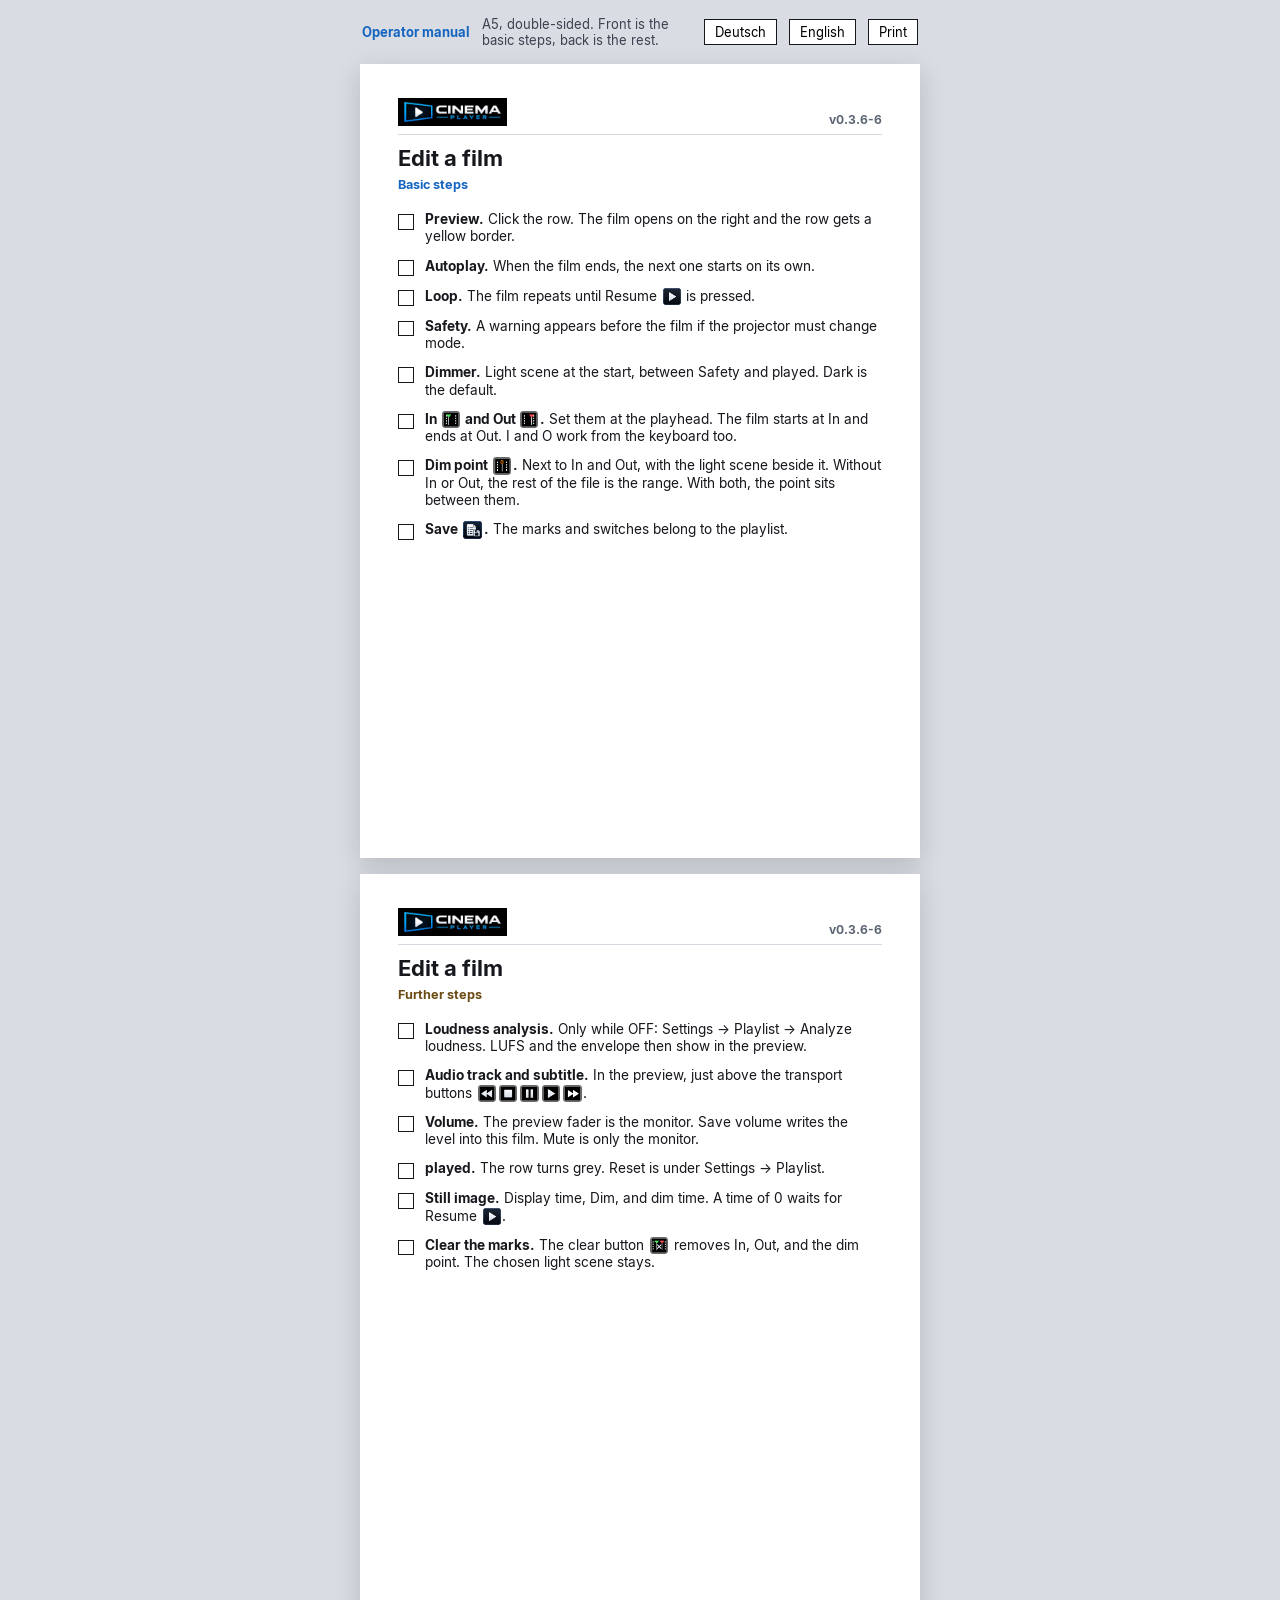
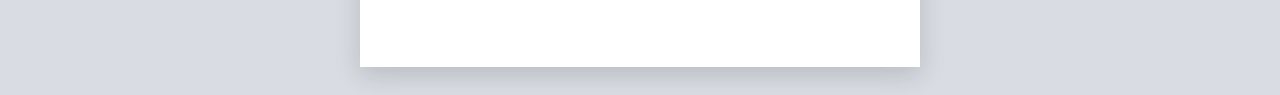
<file: manual/checklists/clip.html>
<!DOCTYPE html>
<html lang="de">
<head>
  <meta charset="utf-8">
  <meta name="viewport" content="width=device-width, initial-scale=1">
  <title>Cinema Player — Film bearbeiten</title>
  <link rel="stylesheet" href="checklist.css">
</head>
<body data-title-de="Cinema Player — Film bearbeiten" data-title-en="Cinema Player — Edit a film">
  <div class="screen-bar">
    <a href="../index.html">
      <span data-lang="de">Bedienungsanleitung</span>
      <span data-lang="en">Operator manual</span>
    </a>
    <p class="hint">
      <span data-lang="de">A5, beidseitig. Vorderseite Grundfunktionen, Rückseite erweitert.</span>
      <span data-lang="en">A5, double-sided. Front is the basic steps, back is the rest.</span>
    </p>
    <button type="button" data-set-lang="de">Deutsch</button>
    <button type="button" data-set-lang="en">English</button>
    <button type="button" data-print>
      <span data-lang="de">Drucken</span>
      <span data-lang="en">Print</span>
    </button>
  </div>
  <main class="desk">
    <article class="sheet front">
      <header class="sheet-head">
        <img src="../images/logo-header.png" alt="Cinema Player">
        <span class="ver">v0.3.6-6</span>
      </header>
      <h1>
        <span data-lang="de">Film bearbeiten</span>
        <span data-lang="en">Edit a film</span>
      </h1>
      <p class="face">
        <span data-lang="de">Grundfunktionen</span>
        <span data-lang="en">Basic steps</span>
      </p>
      <ol class="checks">
        <li><span class="box"></span><p>
          <strong data-lang="de">Vorschau.</strong>
          <span data-lang="de">Den Eintrag anklicken. Der Film öffnet sich rechts, gelb umrandet in der Liste.</span>
          <strong data-lang="en">Preview.</strong>
          <span data-lang="en">Click the row. The film opens on the right and the row gets a yellow border.</span>
        </p></li>
        <li><span class="box"></span><p>
          <strong data-lang="de">Autoplay.</strong>
          <span data-lang="de">Nach dem Film startet der nächste von selbst.</span>
          <strong data-lang="en">Autoplay.</strong>
          <span data-lang="en">When the film ends, the next one starts on its own.</span>
        </p></li>
        <li><span class="box"></span><p>
          <strong data-lang="de">Loop.</strong>
          <span data-lang="de">Der Film wiederholt sich, bis Weiter <img class="btn" src="../images/guide/icon-resume.png" alt=""> gedrückt wird.</span>
          <strong data-lang="en">Loop.</strong>
          <span data-lang="en">The film repeats until Resume <img class="btn" src="../images/guide/icon-resume.png" alt=""> is pressed.</span>
        </p></li>
        <li><span class="box"></span><p>
          <strong data-lang="de">Sicherheit.</strong>
          <span data-lang="de">Vor dem Start kommt eine Warnung, wenn der Beamer für diesen Film umschalten muss.</span>
          <strong data-lang="en">Safety.</strong>
          <span data-lang="en">A warning appears before the film if the projector must change mode.</span>
        </p></li>
        <li><span class="box"></span><p>
          <strong data-lang="de">Dimmer.</strong>
          <span data-lang="de">Lichtszene beim Start, zwischen Sicherheit und gespielt. Dunkel ist der Standard.</span>
          <strong data-lang="en">Dimmer.</strong>
          <span data-lang="en">Light scene at the start, between Safety and played. Dark is the default.</span>
        </p></li>
        <li><span class="box"></span><p>
          <strong data-lang="de">In <img class="btn" src="../../assets/icons/set_in.png" alt=""> und Out <img class="btn" src="../../assets/icons/set_out.png" alt="">.</strong>
          <span data-lang="de">An der Spielposition setzen. Der Film beginnt bei In und endet bei Out. I und O gehen auch von der Tastatur.</span>
          <strong data-lang="en">In <img class="btn" src="../../assets/icons/set_in.png" alt=""> and Out <img class="btn" src="../../assets/icons/set_out.png" alt="">.</strong>
          <span data-lang="en">Set them at the playhead. The film starts at In and ends at Out. I and O work from the keyboard too.</span>
        </p></li>
        <li><span class="box"></span><p>
          <strong data-lang="de">Dimmpunkt <img class="btn" src="../../assets/icons/set_dim.png" alt="">.</strong>
          <span data-lang="de">Neben In und Out, mit der Lichtszene daneben. Ohne In oder Out gilt der Rest der Datei. Sind beide gesetzt, liegt der Punkt dazwischen.</span>
          <strong data-lang="en">Dim point <img class="btn" src="../../assets/icons/set_dim.png" alt="">.</strong>
          <span data-lang="en">Next to In and Out, with the light scene beside it. Without In or Out, the rest of the file is the range. With both, the point sits between them.</span>
        </p></li>
        <li><span class="box"></span><p>
          <strong data-lang="de">Speichern <img class="btn" src="../images/guide/icon-save.png" alt="">.</strong>
          <span data-lang="de">Die Punkte und Schalter gehören zur Playlist.</span>
          <strong data-lang="en">Save <img class="btn" src="../images/guide/icon-save.png" alt="">.</strong>
          <span data-lang="en">The marks and switches belong to the playlist.</span>
        </p></li>
      </ol>
    </article>
    <article class="sheet back">
      <header class="sheet-head">
        <img src="../images/logo-header.png" alt="Cinema Player">
        <span class="ver">v0.3.6-6</span>
      </header>
      <h1>
        <span data-lang="de">Film bearbeiten</span>
        <span data-lang="en">Edit a film</span>
      </h1>
      <p class="face">
        <span data-lang="de">Erweiterte Funktionen</span>
        <span data-lang="en">Further steps</span>
      </p>
      <ol class="checks">
        <li><span class="box"></span><p>
          <strong data-lang="de">Audioanalyse.</strong>
          <span data-lang="de">Nur bei AUS: Einstellungen → Playlist → Lautheit analysieren. Danach stehen LUFS und die Hüllkurve in der Vorschau.</span>
          <strong data-lang="en">Loudness analysis.</strong>
          <span data-lang="en">Only while OFF: Settings → Playlist → Analyze loudness. LUFS and the envelope then show in the preview.</span>
        </p></li>
        <li><span class="box"></span><p>
          <strong data-lang="de">Tonspur und Untertitel.</strong>
          <span data-lang="de">In der Vorschau, direkt über den Transportknöpfen <img class="btn" src="../../assets/icons/rev.png" alt=""><img class="btn" src="../../assets/icons/stop.png" alt=""><img class="btn" src="../../assets/icons/pause.png" alt=""><img class="btn" src="../../assets/icons/play.png" alt=""><img class="btn" src="../../assets/icons/fwd.png" alt="">.</span>
          <strong data-lang="en">Audio track and subtitle.</strong>
          <span data-lang="en">In the preview, just above the transport buttons <img class="btn" src="../../assets/icons/rev.png" alt=""><img class="btn" src="../../assets/icons/stop.png" alt=""><img class="btn" src="../../assets/icons/pause.png" alt=""><img class="btn" src="../../assets/icons/play.png" alt=""><img class="btn" src="../../assets/icons/fwd.png" alt="">.</span>
        </p></li>
        <li><span class="box"></span><p>
          <strong data-lang="de">Lautstärke.</strong>
          <span data-lang="de">Der Regler der Vorschau ist der Monitor. Lautstärke speichern schreibt den Wert in diesen Film. Stumm gilt nur für den Monitor.</span>
          <strong data-lang="en">Volume.</strong>
          <span data-lang="en">The preview fader is the monitor. Save volume writes the level into this film. Mute is only the monitor.</span>
        </p></li>
        <li><span class="box"></span><p>
          <strong data-lang="de">gespielt.</strong>
          <span data-lang="de">Der Eintrag wird grau. Zurücksetzen liegt unter Einstellungen → Playlist.</span>
          <strong data-lang="en">played.</strong>
          <span data-lang="en">The row turns grey. Reset is under Settings → Playlist.</span>
        </p></li>
        <li><span class="box"></span><p>
          <strong data-lang="de">Standbild.</strong>
          <span data-lang="de">Anzeigezeit, Dimmen und Dimmzeit. Eine Zeit von 0 wartet auf Weiter <img class="btn" src="../images/guide/icon-resume.png" alt="">.</span>
          <strong data-lang="en">Still image.</strong>
          <span data-lang="en">Display time, Dim, and dim time. A time of 0 waits for Resume <img class="btn" src="../images/guide/icon-resume.png" alt="">.</span>
        </p></li>
        <li><span class="box"></span><p>
          <strong data-lang="de">Punkte löschen.</strong>
          <span data-lang="de">Der Löschknopf <img class="btn" src="../../assets/icons/clear_in_out.png" alt=""> nimmt In, Out und den Dimmpunkt weg. Die gewählte Lichtszene bleibt.</span>
          <strong data-lang="en">Clear the marks.</strong>
          <span data-lang="en">The clear button <img class="btn" src="../../assets/icons/clear_in_out.png" alt=""> removes In, Out, and the dim point. The chosen light scene stays.</span>
        </p></li>
      </ol>
    </article>
  </main>
  <script src="lang.js"></script>
</body>
</html>
</file>
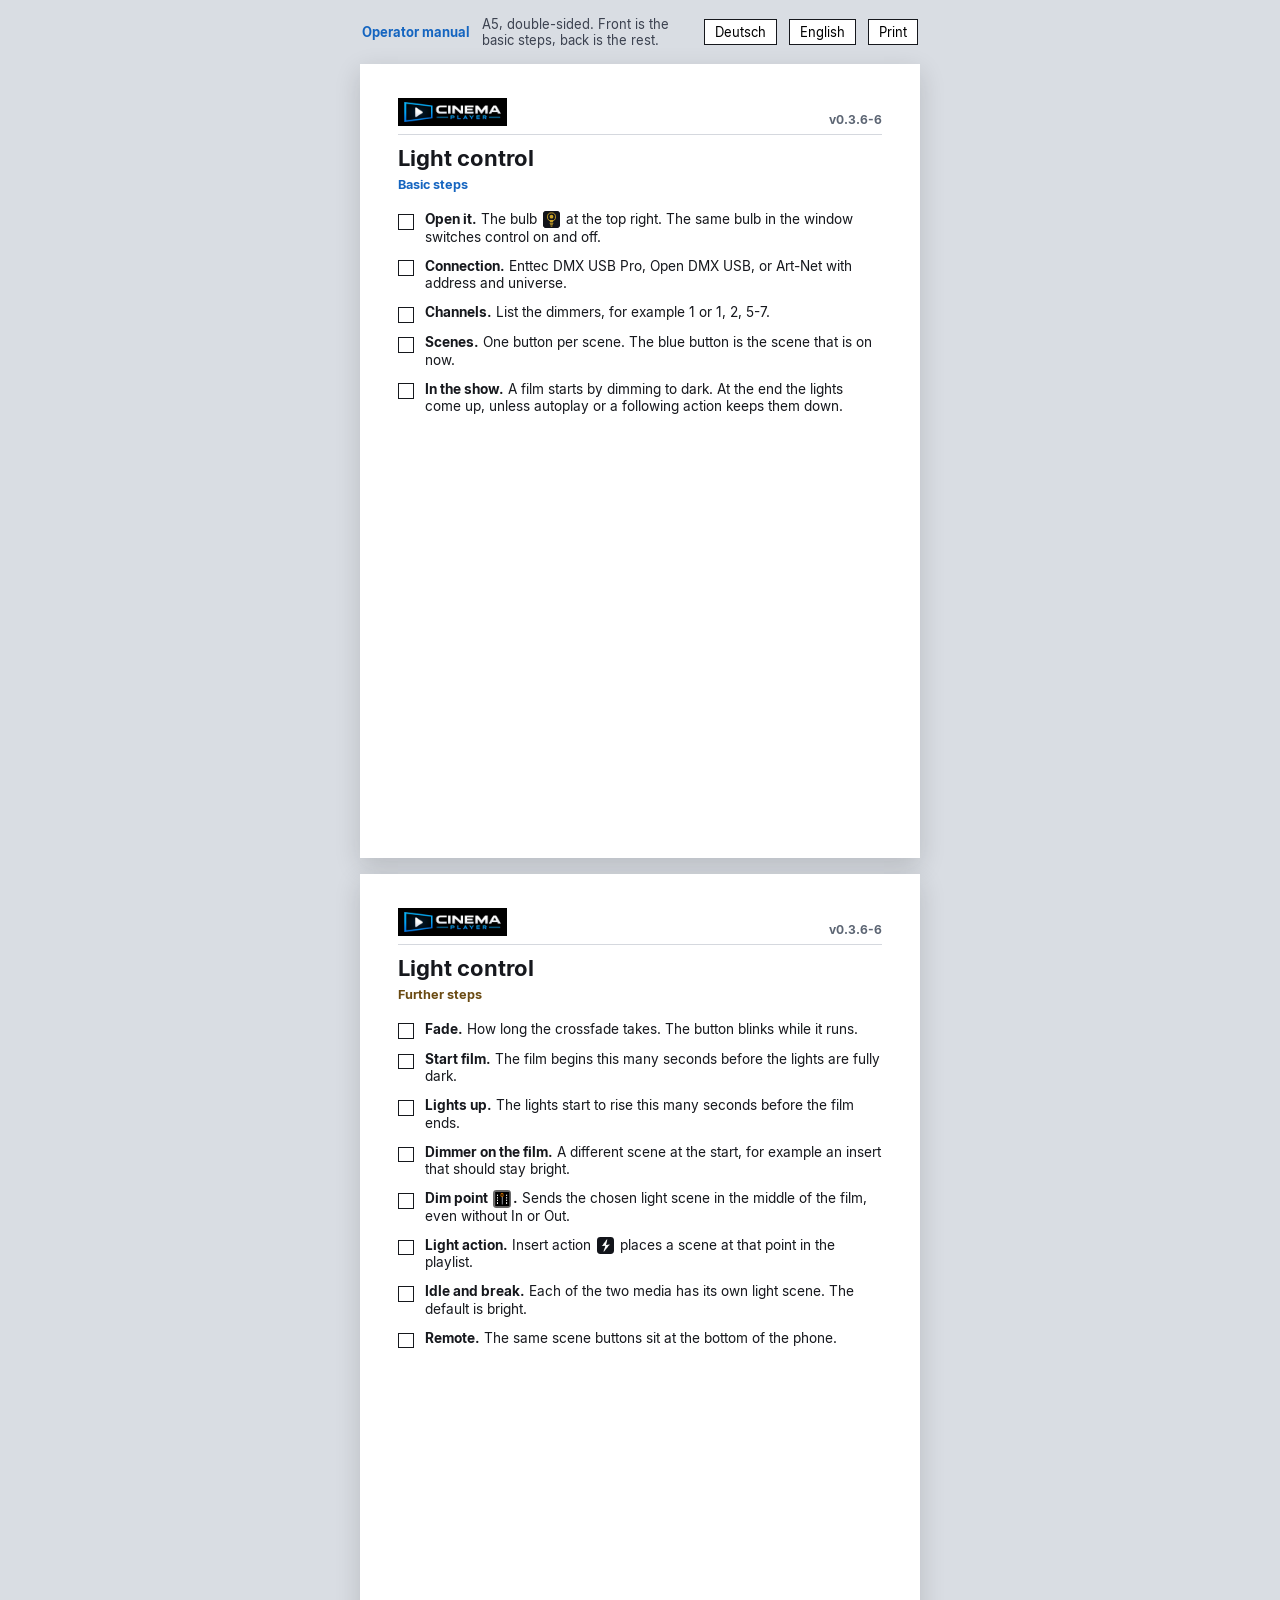
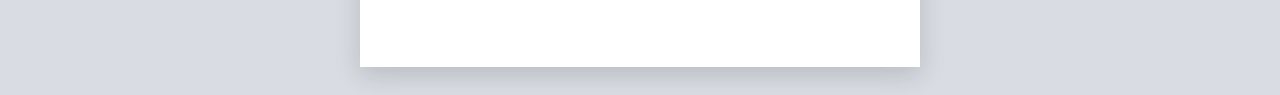
<file: manual/checklists/lights.html>
<!DOCTYPE html>
<html lang="de">
<head>
  <meta charset="utf-8">
  <meta name="viewport" content="width=device-width, initial-scale=1">
  <title>Cinema Player — Lichtsteuerung</title>
  <link rel="stylesheet" href="checklist.css">
</head>
<body data-title-de="Cinema Player — Lichtsteuerung" data-title-en="Cinema Player — Light control">
  <div class="screen-bar">
    <a href="../index.html">
      <span data-lang="de">Bedienungsanleitung</span>
      <span data-lang="en">Operator manual</span>
    </a>
    <p class="hint">
      <span data-lang="de">A5, beidseitig. Vorderseite Grundfunktionen, Rückseite erweitert.</span>
      <span data-lang="en">A5, double-sided. Front is the basic steps, back is the rest.</span>
    </p>
    <button type="button" data-set-lang="de">Deutsch</button>
    <button type="button" data-set-lang="en">English</button>
    <button type="button" data-print>
      <span data-lang="de">Drucken</span>
      <span data-lang="en">Print</span>
    </button>
  </div>
  <main class="desk">
    <article class="sheet front">
      <header class="sheet-head">
        <img src="../images/logo-header.png" alt="Cinema Player">
        <span class="ver">v0.3.6-6</span>
      </header>
      <h1>
        <span data-lang="de">Lichtsteuerung</span>
        <span data-lang="en">Light control</span>
      </h1>
      <p class="face">
        <span data-lang="de">Grundfunktionen</span>
        <span data-lang="en">Basic steps</span>
      </p>
      <ol class="checks">
        <li><span class="box"></span><p>
          <strong data-lang="de">Öffnen.</strong>
          <span data-lang="de">Die Lampe <img class="btn" src="icons/bulb.svg" alt=""> rechts oben. Dieselbe Lampe im Fenster schaltet die Steuerung ein und aus.</span>
          <strong data-lang="en">Open it.</strong>
          <span data-lang="en">The bulb <img class="btn" src="icons/bulb.svg" alt=""> at the top right. The same bulb in the window switches control on and off.</span>
        </p></li>
        <li><span class="box"></span><p>
          <strong data-lang="de">Anschluss.</strong>
          <span data-lang="de">Enttec DMX USB Pro, Open DMX USB, oder Art-Net mit Adresse und Universe.</span>
          <strong data-lang="en">Connection.</strong>
          <span data-lang="en">Enttec DMX USB Pro, Open DMX USB, or Art-Net with address and universe.</span>
        </p></li>
        <li><span class="box"></span><p>
          <strong data-lang="de">Kanäle.</strong>
          <span data-lang="de">Die Dimmer eintragen, zum Beispiel 1 oder 1, 2, 5-7.</span>
          <strong data-lang="en">Channels.</strong>
          <span data-lang="en">List the dimmers, for example 1 or 1, 2, 5-7.</span>
        </p></li>
        <li><span class="box"></span><p>
          <strong data-lang="de">Szenen.</strong>
          <span data-lang="de">Eine Taste je Szene. Die blaue Taste ist die Szene, die gerade gilt.</span>
          <strong data-lang="en">Scenes.</strong>
          <span data-lang="en">One button per scene. The blue button is the scene that is on now.</span>
        </p></li>
        <li><span class="box"></span><p>
          <strong data-lang="de">Im Ablauf.</strong>
          <span data-lang="de">Filmstart dimmt auf dunkel. Am Ende wird es hell, außer bei Autoplay oder einer folgenden Aktion.</span>
          <strong data-lang="en">In the show.</strong>
          <span data-lang="en">A film starts by dimming to dark. At the end the lights come up, unless autoplay or a following action keeps them down.</span>
        </p></li>
      </ol>
    </article>
    <article class="sheet back">
      <header class="sheet-head">
        <img src="../images/logo-header.png" alt="Cinema Player">
        <span class="ver">v0.3.6-6</span>
      </header>
      <h1>
        <span data-lang="de">Lichtsteuerung</span>
        <span data-lang="en">Light control</span>
      </h1>
      <p class="face">
        <span data-lang="de">Erweiterte Funktionen</span>
        <span data-lang="en">Further steps</span>
      </p>
      <ol class="checks">
        <li><span class="box"></span><p>
          <strong data-lang="de">Dimmzeit.</strong>
          <span data-lang="de">Dauer der Überblendung. Die Taste blinkt, solange sie läuft.</span>
          <strong data-lang="en">Fade.</strong>
          <span data-lang="en">How long the crossfade takes. The button blinks while it runs.</span>
        </p></li>
        <li><span class="box"></span><p>
          <strong data-lang="de">Filmstart.</strong>
          <span data-lang="de">Der Film beginnt die eingestellten Sekunden, bevor es ganz dunkel ist.</span>
          <strong data-lang="en">Start film.</strong>
          <span data-lang="en">The film begins this many seconds before the lights are fully dark.</span>
        </p></li>
        <li><span class="box"></span><p>
          <strong data-lang="de">Filmende.</strong>
          <span data-lang="de">Das Licht beginnt die eingestellten Sekunden vor dem Ende hell zu werden.</span>
          <strong data-lang="en">Lights up.</strong>
          <span data-lang="en">The lights start to rise this many seconds before the film ends.</span>
        </p></li>
        <li><span class="box"></span><p>
          <strong data-lang="de">Dimmer am Film.</strong>
          <span data-lang="de">Eine andere Szene schon beim Start, zum Beispiel ein Insert, das hell bleiben soll.</span>
          <strong data-lang="en">Dimmer on the film.</strong>
          <span data-lang="en">A different scene at the start, for example an insert that should stay bright.</span>
        </p></li>
        <li><span class="box"></span><p>
          <strong data-lang="de">Dimmpunkt <img class="btn" src="../../assets/icons/set_dim.png" alt="">.</strong>
          <span data-lang="de">Setzt die gewählte Lichtszene mitten im Film, auch ohne In oder Out.</span>
          <strong data-lang="en">Dim point <img class="btn" src="../../assets/icons/set_dim.png" alt="">.</strong>
          <span data-lang="en">Sends the chosen light scene in the middle of the film, even without In or Out.</span>
        </p></li>
        <li><span class="box"></span><p>
          <strong data-lang="de">Aktion Licht.</strong>
          <span data-lang="de">Aktion einfügen <img class="btn" src="../../assets/icons/insert_action.png" alt=""> setzt eine Szene an dieser Stelle der Playlist.</span>
          <strong data-lang="en">Light action.</strong>
          <span data-lang="en">Insert action <img class="btn" src="../../assets/icons/insert_action.png" alt=""> places a scene at that point in the playlist.</span>
        </p></li>
        <li><span class="box"></span><p>
          <strong data-lang="de">Leerlauf und Pause.</strong>
          <span data-lang="de">Jedes der beiden Medien hat eine eigene Lichtszene. Voreingestellt ist hell.</span>
          <strong data-lang="en">Idle and break.</strong>
          <span data-lang="en">Each of the two media has its own light scene. The default is bright.</span>
        </p></li>
        <li><span class="box"></span><p>
          <strong data-lang="de">Fernsteuerung.</strong>
          <span data-lang="de">Dieselben Szenentasten sitzen unten auf dem Telefon.</span>
          <strong data-lang="en">Remote.</strong>
          <span data-lang="en">The same scene buttons sit at the bottom of the phone.</span>
        </p></li>
      </ol>
    </article>
  </main>
  <script src="lang.js"></script>
</body>
</html>
</file>
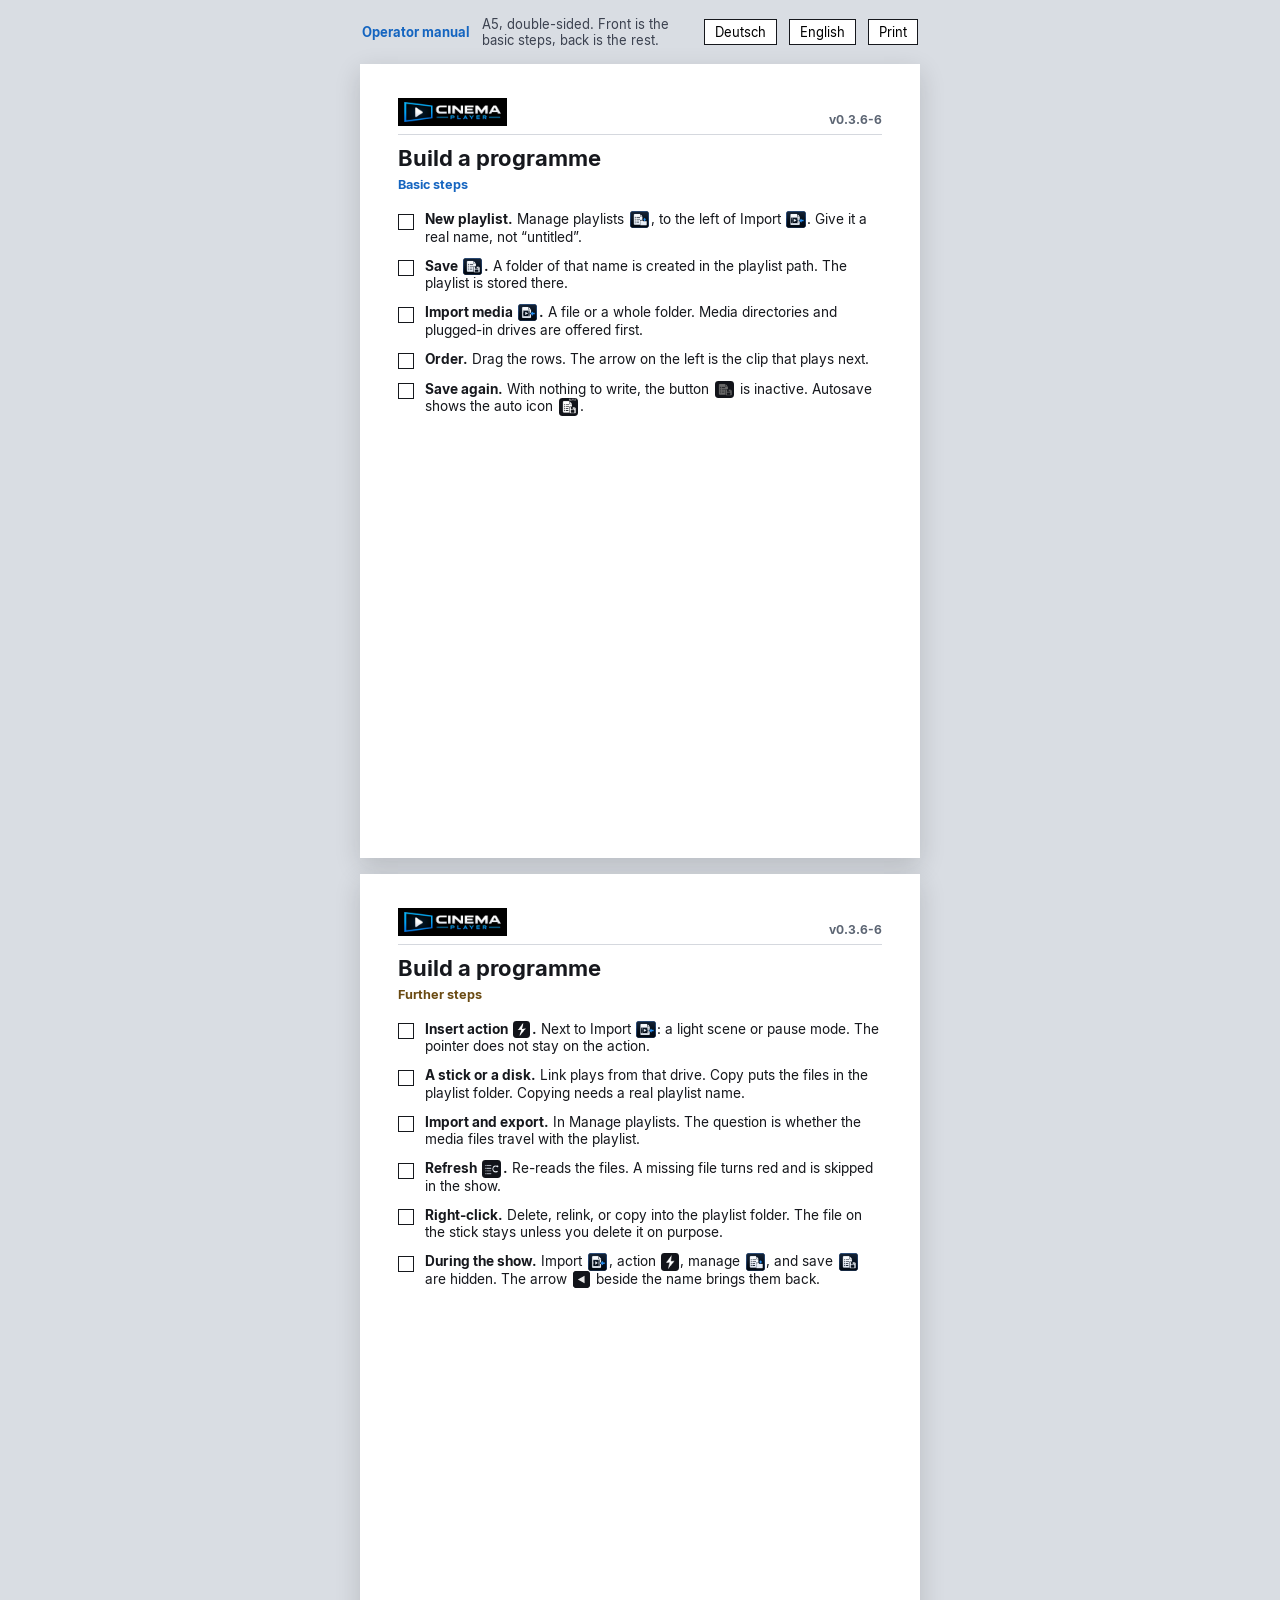
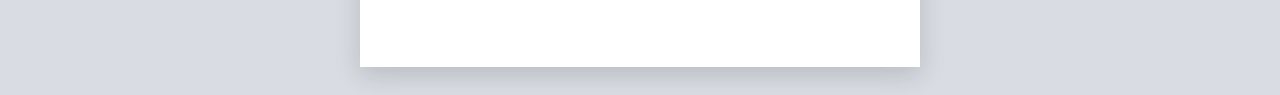
<file: manual/checklists/program.html>
<!DOCTYPE html>
<html lang="de">
<head>
  <meta charset="utf-8">
  <meta name="viewport" content="width=device-width, initial-scale=1">
  <title>Cinema Player — Programm anlegen</title>
  <link rel="stylesheet" href="checklist.css">
</head>
<body data-title-de="Cinema Player — Programm anlegen" data-title-en="Cinema Player — Build a programme">
  <div class="screen-bar">
    <a href="../index.html">
      <span data-lang="de">Bedienungsanleitung</span>
      <span data-lang="en">Operator manual</span>
    </a>
    <p class="hint">
      <span data-lang="de">A5, beidseitig. Vorderseite Grundfunktionen, Rückseite erweitert.</span>
      <span data-lang="en">A5, double-sided. Front is the basic steps, back is the rest.</span>
    </p>
    <button type="button" data-set-lang="de">Deutsch</button>
    <button type="button" data-set-lang="en">English</button>
    <button type="button" data-print>
      <span data-lang="de">Drucken</span>
      <span data-lang="en">Print</span>
    </button>
  </div>
  <main class="desk">
    <article class="sheet front">
      <header class="sheet-head">
        <img src="../images/logo-header.png" alt="Cinema Player">
        <span class="ver">v0.3.6-6</span>
      </header>
      <h1>
        <span data-lang="de">Programm anlegen</span>
        <span data-lang="en">Build a programme</span>
      </h1>
      <p class="face">
        <span data-lang="de">Grundfunktionen</span>
        <span data-lang="en">Basic steps</span>
      </p>
      <ol class="checks">
        <li><span class="box"></span><p>
          <strong data-lang="de">Neue Playlist.</strong>
          <span data-lang="de">Playlist verwalten <img class="btn" src="../images/guide/icon-load.png" alt="">, links vom Import <img class="btn" src="../images/guide/icon-import.png" alt="">. Einen Namen vergeben, nicht „unbekannt“.</span>
          <strong data-lang="en">New playlist.</strong>
          <span data-lang="en">Manage playlists <img class="btn" src="../images/guide/icon-load.png" alt="">, to the left of Import <img class="btn" src="../images/guide/icon-import.png" alt="">. Give it a real name, not “untitled”.</span>
        </p></li>
        <li><span class="box"></span><p>
          <strong data-lang="de">Speichern <img class="btn" src="../images/guide/icon-save.png" alt="">.</strong>
          <span data-lang="de">Es entsteht ein Ordner dieses Namens im Playlistpfad. Die Playlist liegt darin.</span>
          <strong data-lang="en">Save <img class="btn" src="../images/guide/icon-save.png" alt="">.</strong>
          <span data-lang="en">A folder of that name is created in the playlist path. The playlist is stored there.</span>
        </p></li>
        <li><span class="box"></span><p>
          <strong data-lang="de">Medien importieren <img class="btn" src="../images/guide/icon-import.png" alt="">.</strong>
          <span data-lang="de">Datei oder ganzer Ordner. Zuerst erscheinen die Medienverzeichnisse und eingehängte Laufwerke.</span>
          <strong data-lang="en">Import media <img class="btn" src="../images/guide/icon-import.png" alt="">.</strong>
          <span data-lang="en">A file or a whole folder. Media directories and plugged-in drives are offered first.</span>
        </p></li>
        <li><span class="box"></span><p>
          <strong data-lang="de">Reihenfolge.</strong>
          <span data-lang="de">Einträge ziehen. Der Pfeil links ist der Film, der als nächstes läuft.</span>
          <strong data-lang="en">Order.</strong>
          <span data-lang="en">Drag the rows. The arrow on the left is the clip that plays next.</span>
        </p></li>
        <li><span class="box"></span><p>
          <strong data-lang="de">Noch einmal speichern.</strong>
          <span data-lang="de">Ohne Änderung ist der Knopf <img class="btn" src="../../assets/icons/playlist_save-disabled.png" alt=""> inaktiv. Mit Autosave zeigt er das Auto-Icon <img class="btn" src="../../assets/icons/playlist_save_auto.png" alt="">.</span>
          <strong data-lang="en">Save again.</strong>
          <span data-lang="en">With nothing to write, the button <img class="btn" src="../../assets/icons/playlist_save-disabled.png" alt=""> is inactive. Autosave shows the auto icon <img class="btn" src="../../assets/icons/playlist_save_auto.png" alt="">.</span>
        </p></li>
      </ol>
    </article>
    <article class="sheet back">
      <header class="sheet-head">
        <img src="../images/logo-header.png" alt="Cinema Player">
        <span class="ver">v0.3.6-6</span>
      </header>
      <h1>
        <span data-lang="de">Programm anlegen</span>
        <span data-lang="en">Build a programme</span>
      </h1>
      <p class="face">
        <span data-lang="de">Erweiterte Funktionen</span>
        <span data-lang="en">Further steps</span>
      </p>
      <ol class="checks">
        <li><span class="box"></span><p>
          <strong data-lang="de">Aktion einfügen <img class="btn" src="../../assets/icons/insert_action.png" alt="">.</strong>
          <span data-lang="de">Neben dem Import <img class="btn" src="../images/guide/icon-import.png" alt="">: eine Lichtszene oder der Pausenmodus. Der Zeiger bleibt nicht auf der Aktion.</span>
          <strong data-lang="en">Insert action <img class="btn" src="../../assets/icons/insert_action.png" alt="">.</strong>
          <span data-lang="en">Next to Import <img class="btn" src="../images/guide/icon-import.png" alt="">: a light scene or pause mode. The pointer does not stay on the action.</span>
        </p></li>
        <li><span class="box"></span><p>
          <strong data-lang="de">Stick oder Platte.</strong>
          <span data-lang="de">Verlinken spielt vom Datenträger. Kopieren legt die Dateien in den Playlistordner. Dafür braucht es einen echten Namen.</span>
          <strong data-lang="en">A stick or a disk.</strong>
          <span data-lang="en">Link plays from that drive. Copy puts the files in the playlist folder. Copying needs a real playlist name.</span>
        </p></li>
        <li><span class="box"></span><p>
          <strong data-lang="de">Import und Export.</strong>
          <span data-lang="de">In Playlist verwalten. Die Frage ist, ob die Mediendateien mit der Playlist kopiert werden.</span>
          <strong data-lang="en">Import and export.</strong>
          <span data-lang="en">In Manage playlists. The question is whether the media files travel with the playlist.</span>
        </p></li>
        <li><span class="box"></span><p>
          <strong data-lang="de">Aktualisieren <img class="btn" src="../../assets/icons/playlist_refresh.png" alt="">.</strong>
          <span data-lang="de">Liest die Dateien neu. Eine fehlende Datei wird rot und im Ablauf übersprungen.</span>
          <strong data-lang="en">Refresh <img class="btn" src="../../assets/icons/playlist_refresh.png" alt="">.</strong>
          <span data-lang="en">Re-reads the files. A missing file turns red and is skipped in the show.</span>
        </p></li>
        <li><span class="box"></span><p>
          <strong data-lang="de">Rechtsklick.</strong>
          <span data-lang="de">Löschen, neu verknüpfen, oder in den Playlistordner kopieren. Die Datei auf dem Stick bleibt, außer sie wird ausdrücklich gelöscht.</span>
          <strong data-lang="en">Right-click.</strong>
          <span data-lang="en">Delete, relink, or copy into the playlist folder. The file on the stick stays unless you delete it on purpose.</span>
        </p></li>
        <li><span class="box"></span><p>
          <strong data-lang="de">Während der Vorstellung.</strong>
          <span data-lang="de">Import <img class="btn" src="../images/guide/icon-import.png" alt="">, Aktion <img class="btn" src="../../assets/icons/insert_action.png" alt="">, Verwalten <img class="btn" src="../images/guide/icon-load.png" alt=""> und Speichern <img class="btn" src="../images/guide/icon-save.png" alt=""> sind versteckt. Der Pfeil <img class="btn" src="icons/tools-arrow.svg" alt=""> neben dem Namen blendet sie ein.</span>
          <strong data-lang="en">During the show.</strong>
          <span data-lang="en">Import <img class="btn" src="../images/guide/icon-import.png" alt="">, action <img class="btn" src="../../assets/icons/insert_action.png" alt="">, manage <img class="btn" src="../images/guide/icon-load.png" alt="">, and save <img class="btn" src="../images/guide/icon-save.png" alt=""> are hidden. The arrow <img class="btn" src="icons/tools-arrow.svg" alt=""> beside the name brings them back.</span>
        </p></li>
      </ol>
    </article>
  </main>
  <script src="lang.js"></script>
</body>
</html>
</file>
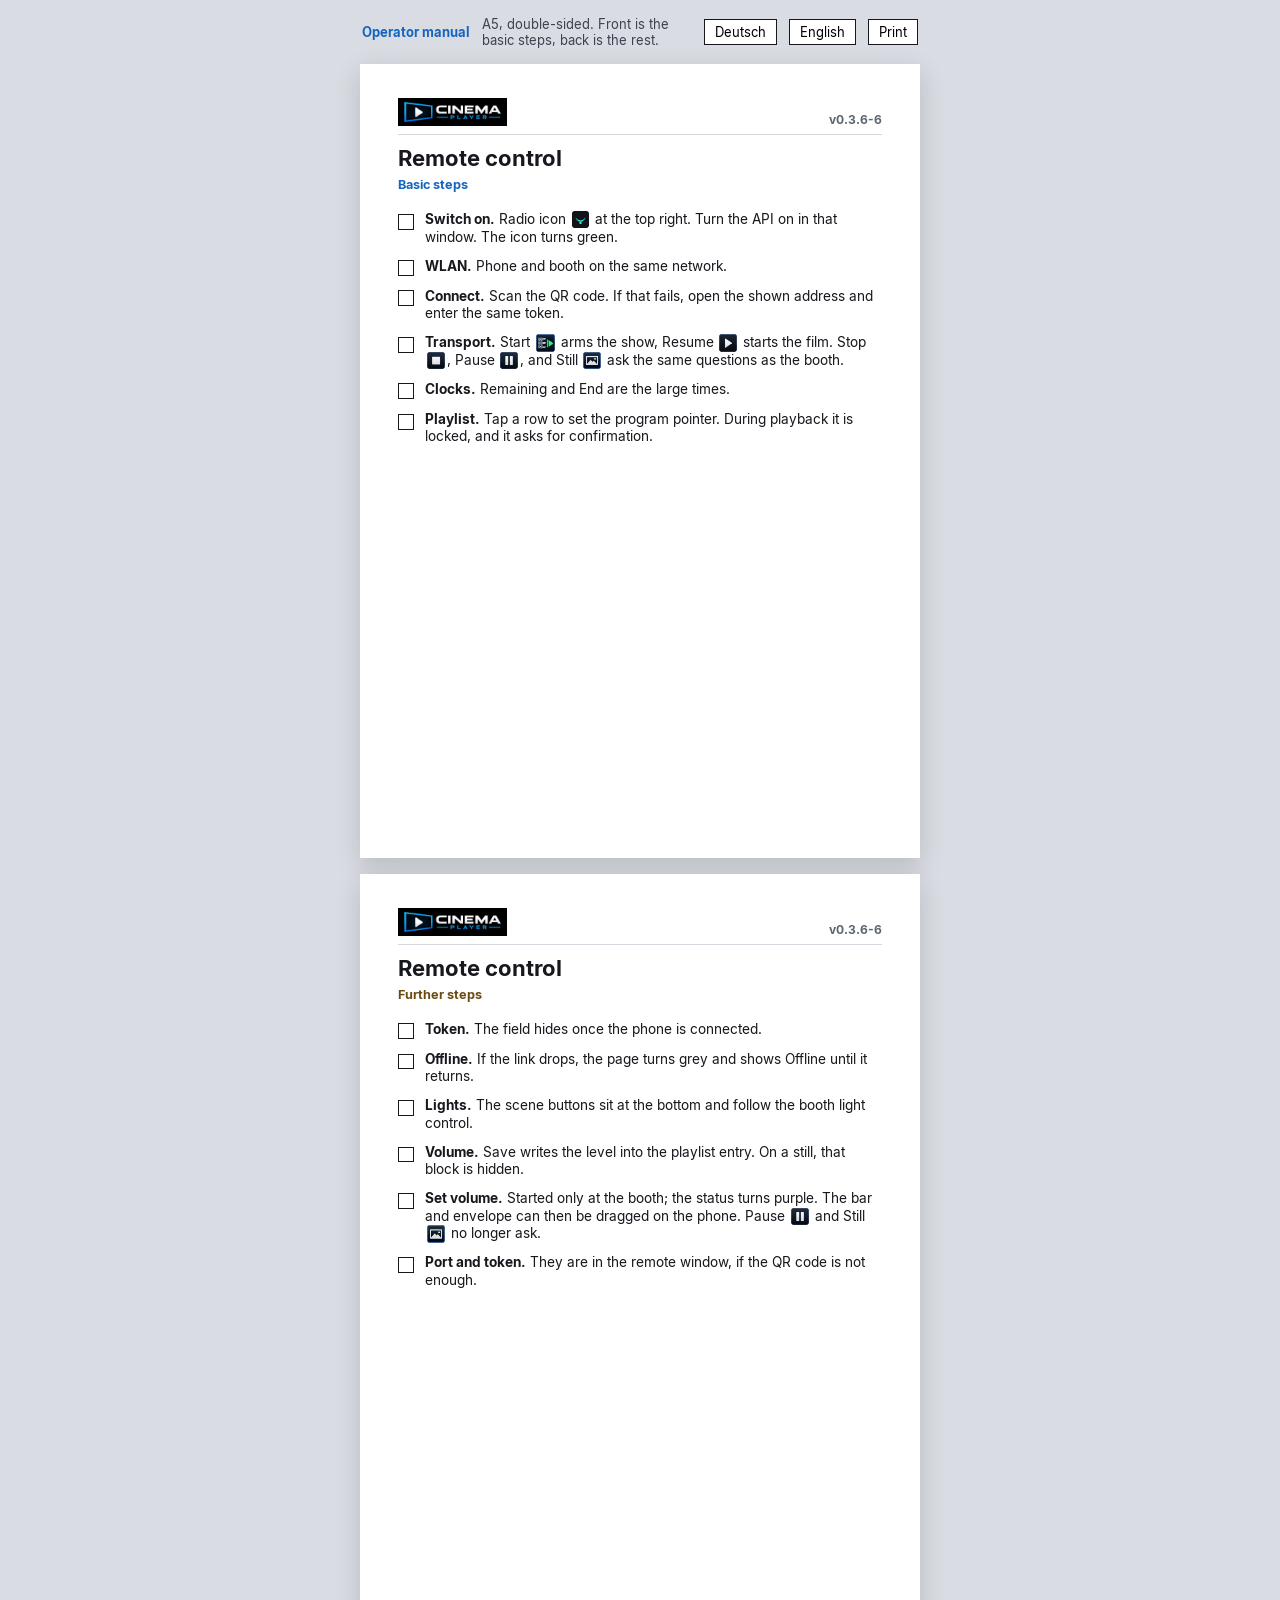
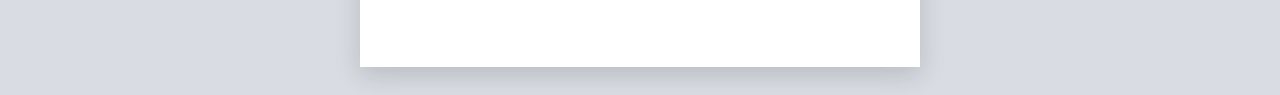
<file: manual/checklists/remote.html>
<!DOCTYPE html>
<html lang="de">
<head>
  <meta charset="utf-8">
  <meta name="viewport" content="width=device-width, initial-scale=1">
  <title>Cinema Player — Fernsteuerung</title>
  <link rel="stylesheet" href="checklist.css">
</head>
<body data-title-de="Cinema Player — Fernsteuerung" data-title-en="Cinema Player — Remote control">
  <div class="screen-bar">
    <a href="../index.html">
      <span data-lang="de">Bedienungsanleitung</span>
      <span data-lang="en">Operator manual</span>
    </a>
    <p class="hint">
      <span data-lang="de">A5, beidseitig. Vorderseite Grundfunktionen, Rückseite erweitert.</span>
      <span data-lang="en">A5, double-sided. Front is the basic steps, back is the rest.</span>
    </p>
    <button type="button" data-set-lang="de">Deutsch</button>
    <button type="button" data-set-lang="en">English</button>
    <button type="button" data-print>
      <span data-lang="de">Drucken</span>
      <span data-lang="en">Print</span>
    </button>
  </div>
  <main class="desk">
    <article class="sheet front">
      <header class="sheet-head">
        <img src="../images/logo-header.png" alt="Cinema Player">
        <span class="ver">v0.3.6-6</span>
      </header>
      <h1>
        <span data-lang="de">Fernsteuerung</span>
        <span data-lang="en">Remote control</span>
      </h1>
      <p class="face">
        <span data-lang="de">Grundfunktionen</span>
        <span data-lang="en">Basic steps</span>
      </p>
      <ol class="checks">
        <li><span class="box"></span><p>
          <strong data-lang="de">Einschalten.</strong>
          <span data-lang="de">Funk-Icon <img class="btn" src="icons/radio.svg" alt=""> rechts oben. Die API im Fenster einschalten. Das Icon wird grün.</span>
          <strong data-lang="en">Switch on.</strong>
          <span data-lang="en">Radio icon <img class="btn" src="icons/radio.svg" alt=""> at the top right. Turn the API on in that window. The icon turns green.</span>
        </p></li>
        <li><span class="box"></span><p>
          <strong data-lang="de">WLAN.</strong>
          <span data-lang="de">Telefon und Pult im selben Netz.</span>
          <strong data-lang="en">WLAN.</strong>
          <span data-lang="en">Phone and booth on the same network.</span>
        </p></li>
        <li><span class="box"></span><p>
          <strong data-lang="de">Verbinden.</strong>
          <span data-lang="de">QR-Code scannen. Sonst die angezeigte Adresse in den Browser und denselben Token eintragen.</span>
          <strong data-lang="en">Connect.</strong>
          <span data-lang="en">Scan the QR code. If that fails, open the shown address and enter the same token.</span>
        </p></li>
        <li><span class="box"></span><p>
          <strong data-lang="de">Transport.</strong>
          <span data-lang="de">Start <img class="btn" src="../images/guide/icon-start.png" alt=""> schaltet scharf, Weiter <img class="btn" src="../images/guide/icon-resume.png" alt=""> startet den Film. Stop <img class="btn" src="../images/guide/icon-stop.png" alt="">, Pause <img class="btn" src="../images/guide/icon-pause.png" alt=""> und Still <img class="btn" src="../images/guide/icon-still.png" alt=""> fragen wie am Pult.</span>
          <strong data-lang="en">Transport.</strong>
          <span data-lang="en">Start <img class="btn" src="../images/guide/icon-start.png" alt=""> arms the show, Resume <img class="btn" src="../images/guide/icon-resume.png" alt=""> starts the film. Stop <img class="btn" src="../images/guide/icon-stop.png" alt="">, Pause <img class="btn" src="../images/guide/icon-pause.png" alt="">, and Still <img class="btn" src="../images/guide/icon-still.png" alt=""> ask the same questions as the booth.</span>
        </p></li>
        <li><span class="box"></span><p>
          <strong data-lang="de">Uhren.</strong>
          <span data-lang="de">Rest und Ende sind die großen Zeiten.</span>
          <strong data-lang="en">Clocks.</strong>
          <span data-lang="en">Remaining and End are the large times.</span>
        </p></li>
        <li><span class="box"></span><p>
          <strong data-lang="de">Playlist.</strong>
          <span data-lang="de">Eine Zeile antippen setzt den Programmzeiger. Während der Wiedergabe ist das gesperrt und muss bestätigt werden.</span>
          <strong data-lang="en">Playlist.</strong>
          <span data-lang="en">Tap a row to set the program pointer. During playback it is locked, and it asks for confirmation.</span>
        </p></li>
      </ol>
    </article>
    <article class="sheet back">
      <header class="sheet-head">
        <img src="../images/logo-header.png" alt="Cinema Player">
        <span class="ver">v0.3.6-6</span>
      </header>
      <h1>
        <span data-lang="de">Fernsteuerung</span>
        <span data-lang="en">Remote control</span>
      </h1>
      <p class="face">
        <span data-lang="de">Erweiterte Funktionen</span>
        <span data-lang="en">Further steps</span>
      </p>
      <ol class="checks">
        <li><span class="box"></span><p>
          <strong data-lang="de">Token.</strong>
          <span data-lang="de">Das Feld verschwindet, sobald die Verbindung steht.</span>
          <strong data-lang="en">Token.</strong>
          <span data-lang="en">The field hides once the phone is connected.</span>
        </p></li>
        <li><span class="box"></span><p>
          <strong data-lang="de">Offline.</strong>
          <span data-lang="de">Reißt die Verbindung ab, wird die Seite grau und zeigt Offline, bis sie wieder da ist.</span>
          <strong data-lang="en">Offline.</strong>
          <span data-lang="en">If the link drops, the page turns grey and shows Offline until it returns.</span>
        </p></li>
        <li><span class="box"></span><p>
          <strong data-lang="de">Licht.</strong>
          <span data-lang="de">Die Szenentasten sitzen unten und folgen der Lichtsteuerung am Pult.</span>
          <strong data-lang="en">Lights.</strong>
          <span data-lang="en">The scene buttons sit at the bottom and follow the booth light control.</span>
        </p></li>
        <li><span class="box"></span><p>
          <strong data-lang="de">Lautstärke.</strong>
          <span data-lang="de">Speichern schreibt den Pegel in den Playlist-Eintrag. Bei einem Standbild ist der Block ausgeblendet.</span>
          <strong data-lang="en">Volume.</strong>
          <span data-lang="en">Save writes the level into the playlist entry. On a still, that block is hidden.</span>
        </p></li>
        <li><span class="box"></span><p>
          <strong data-lang="de">Lautstärke einstellen.</strong>
          <span data-lang="de">Startet nur am Pult, der Status wird lila. Danach lassen sich Balken und Hüllkurve auch am Telefon ziehen. Pause <img class="btn" src="../images/guide/icon-pause.png" alt=""> und Still <img class="btn" src="../images/guide/icon-still.png" alt=""> fragen dann nicht.</span>
          <strong data-lang="en">Set volume.</strong>
          <span data-lang="en">Started only at the booth; the status turns purple. The bar and envelope can then be dragged on the phone. Pause <img class="btn" src="../images/guide/icon-pause.png" alt=""> and Still <img class="btn" src="../images/guide/icon-still.png" alt=""> no longer ask.</span>
        </p></li>
        <li><span class="box"></span><p>
          <strong data-lang="de">Port und Token.</strong>
          <span data-lang="de">Stehen im Fenster der Fernsteuerung, falls der QR-Code nicht reicht.</span>
          <strong data-lang="en">Port and token.</strong>
          <span data-lang="en">They are in the remote window, if the QR code is not enough.</span>
        </p></li>
      </ol>
    </article>
  </main>
  <script src="lang.js"></script>
</body>
</html>
</file>
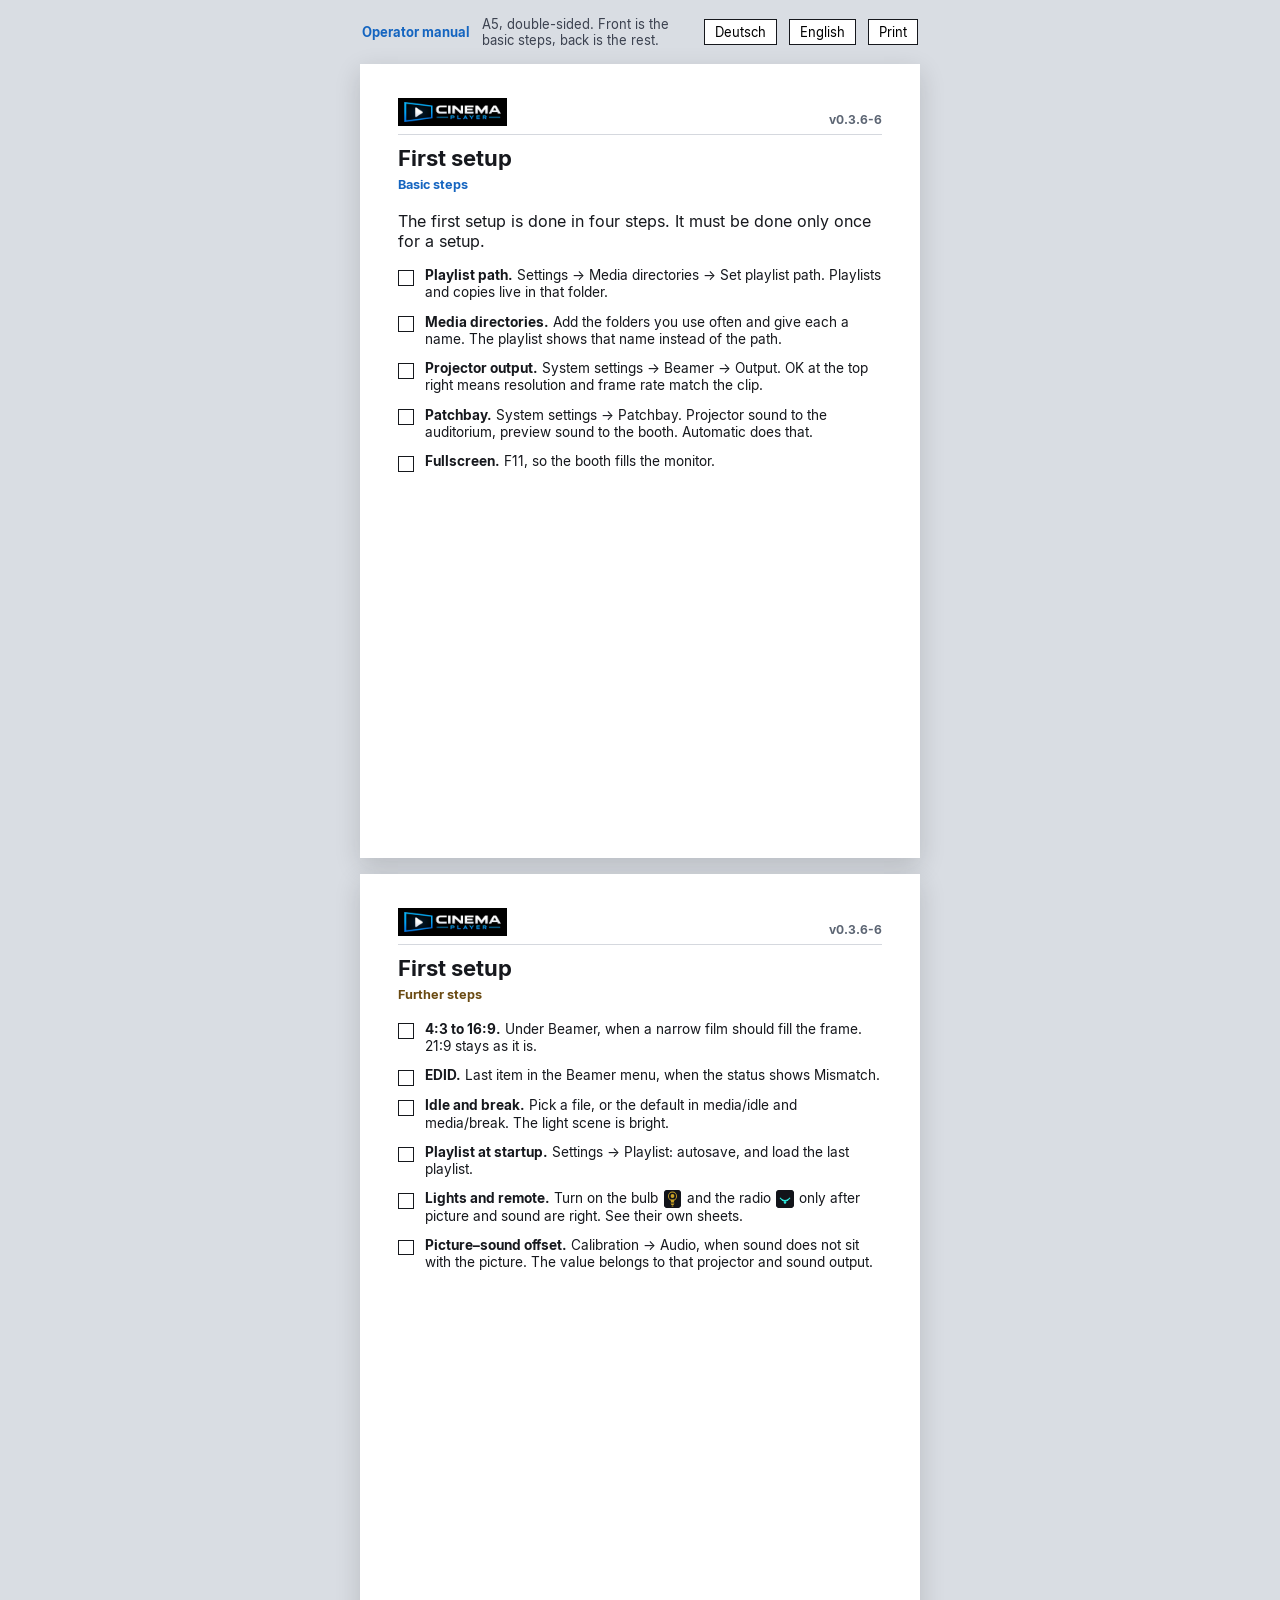
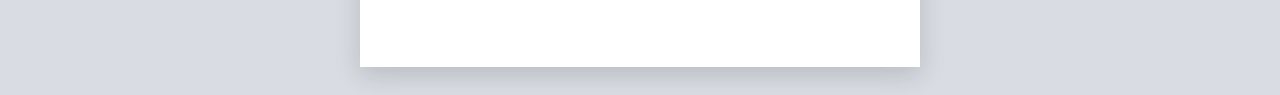
<file: manual/checklists/setup.html>
<!DOCTYPE html>
<html lang="de">
<head>
  <meta charset="utf-8">
  <meta name="viewport" content="width=device-width, initial-scale=1">
  <title>Cinema Player — Ersteinrichtung</title>
  <link rel="stylesheet" href="checklist.css">
</head>
<body data-title-de="Cinema Player — Ersteinrichtung" data-title-en="Cinema Player — First setup">
  <div class="screen-bar">
    <a href="../index.html">
      <span data-lang="de">Bedienungsanleitung</span>
      <span data-lang="en">Operator manual</span>
    </a>
    <p class="hint">
      <span data-lang="de">A5, beidseitig. Vorderseite Grundfunktionen, Rückseite erweitert.</span>
      <span data-lang="en">A5, double-sided. Front is the basic steps, back is the rest.</span>
    </p>
    <button type="button" data-set-lang="de">Deutsch</button>
    <button type="button" data-set-lang="en">English</button>
    <button type="button" data-print>
      <span data-lang="de">Drucken</span>
      <span data-lang="en">Print</span>
    </button>
  </div>
  <main class="desk">
    <article class="sheet front">
      <header class="sheet-head">
        <img src="../images/logo-header.png" alt="Cinema Player">
        <span class="ver">v0.3.6-6</span>
      </header>
      <h1>
        <span data-lang="de">Ersteinrichtung</span>
        <span data-lang="en">First setup</span>
      </h1>
      <p class="face">
        <span data-lang="de">Grundfunktionen</span>
        <span data-lang="en">Basic steps</span>
      </p>
      <p data-lang="de">Die Ersteinrichtung ist in vier Schritten erledigt. Sie muss für ein Setup nur einmal durchgeführt werden.</p>
      <p data-lang="en">The first setup is done in four steps. It must be done only once for a setup.</p>
      <ol class="checks">
        <li><span class="box"></span><p>
          <strong data-lang="de">Playlistpfad.</strong>
          <span data-lang="de">Einstellungen → Medienverzeichnisse → Playlistpfad festlegen. Playlists und Kopien liegen in diesem Ordner.</span>
          <strong data-lang="en">Playlist path.</strong>
          <span data-lang="en">Settings → Media directories → Set playlist path. Playlists and copies live in that folder.</span>
        </p></li>
        <li><span class="box"></span><p>
          <strong data-lang="de">Medienverzeichnisse.</strong>
          <span data-lang="de">Oft genutzte Ordner hinzufügen und benennen. Die Playlist zeigt den Namen statt des Pfads.</span>
          <strong data-lang="en">Media directories.</strong>
          <span data-lang="en">Add the folders you use often and give each a name. The playlist shows that name instead of the path.</span>
        </p></li>
        <li><span class="box"></span><p>
          <strong data-lang="de">Beamerausgang.</strong>
          <span data-lang="de">Systemeinstellungen → Beamer → Ausgang. Oben rechts steht OK, wenn Auflösung und Bildrate zum Film passen.</span>
          <strong data-lang="en">Projector output.</strong>
          <span data-lang="en">System settings → Beamer → Output. OK at the top right means resolution and frame rate match the clip.</span>
        </p></li>
        <li><span class="box"></span><p>
          <strong data-lang="de">Audio-Steckfeld.</strong>
          <span data-lang="de">Systemeinstellungen → Audio-Steckfeld. Beamer-Ton in den Saal, Vorschau-Ton in den Vorführraum. Automatisch trifft das.</span>
          <strong data-lang="en">Patchbay.</strong>
          <span data-lang="en">System settings → Patchbay. Projector sound to the auditorium, preview sound to the booth. Automatic does that.</span>
        </p></li>
        <li><span class="box"></span><p>
          <strong data-lang="de">Vollbild.</strong>
          <span data-lang="de">F11, damit das Pult den Monitor füllt.</span>
          <strong data-lang="en">Fullscreen.</strong>
          <span data-lang="en">F11, so the booth fills the monitor.</span>
        </p></li>
      </ol>
    </article>
    <article class="sheet back">
      <header class="sheet-head">
        <img src="../images/logo-header.png" alt="Cinema Player">
        <span class="ver">v0.3.6-6</span>
      </header>
      <h1>
        <span data-lang="de">Ersteinrichtung</span>
        <span data-lang="en">First setup</span>
      </h1>
      <p class="face">
        <span data-lang="de">Erweiterte Funktionen</span>
        <span data-lang="en">Further steps</span>
      </p>
      <ol class="checks">
        <li><span class="box"></span><p>
          <strong data-lang="de">4:3 auf 16:9.</strong>
          <span data-lang="de">Unter Beamer, wenn schmale Filme das Bild füllen sollen. 21:9 bleibt unverändert.</span>
          <strong data-lang="en">4:3 to 16:9.</strong>
          <span data-lang="en">Under Beamer, when a narrow film should fill the frame. 21:9 stays as it is.</span>
        </p></li>
        <li><span class="box"></span><p>
          <strong data-lang="de">EDID.</strong>
          <span data-lang="de">Im Beamer-Menü ganz unten, wenn der Status Abweichung zeigt.</span>
          <strong data-lang="en">EDID.</strong>
          <span data-lang="en">Last item in the Beamer menu, when the status shows Mismatch.</span>
        </p></li>
        <li><span class="box"></span><p>
          <strong data-lang="de">Leerlauf und Pause.</strong>
          <span data-lang="de">Datei wählen, oder die Standarddatei aus media/idle und media/break. Die Lichtszene ist hell.</span>
          <strong data-lang="en">Idle and break.</strong>
          <span data-lang="en">Pick a file, or the default in media/idle and media/break. The light scene is bright.</span>
        </p></li>
        <li><span class="box"></span><p>
          <strong data-lang="de">Playlist beim Start.</strong>
          <span data-lang="de">Einstellungen → Playlist: automatisch speichern, letzte Playlist laden.</span>
          <strong data-lang="en">Playlist at startup.</strong>
          <span data-lang="en">Settings → Playlist: autosave, and load the last playlist.</span>
        </p></li>
        <li><span class="box"></span><p>
          <strong data-lang="de">Licht und Fernsteuerung.</strong>
          <span data-lang="de">Lampe <img class="btn" src="icons/bulb.svg" alt=""> und Funk-Icon <img class="btn" src="icons/radio.svg" alt=""> erst einschalten, wenn Bild und Ton stimmen. Siehe die eigenen Blätter.</span>
          <strong data-lang="en">Lights and remote.</strong>
          <span data-lang="en">Turn on the bulb <img class="btn" src="icons/bulb.svg" alt=""> and the radio <img class="btn" src="icons/radio.svg" alt=""> only after picture and sound are right. See their own sheets.</span>
        </p></li>
        <li><span class="box"></span><p>
          <strong data-lang="de">Bild-Ton-Versatz.</strong>
          <span data-lang="de">Kalibrierung → Audio, wenn der Ton zum Bild nicht sitzt. Der Wert hängt am Beamer- und Tonausgang.</span>
          <strong data-lang="en">Picture–sound offset.</strong>
          <span data-lang="en">Calibration → Audio, when sound does not sit with the picture. The value belongs to that projector and sound output.</span>
        </p></li>
      </ol>
    </article>
  </main>
  <script src="lang.js"></script>
</body>
</html>
</file>
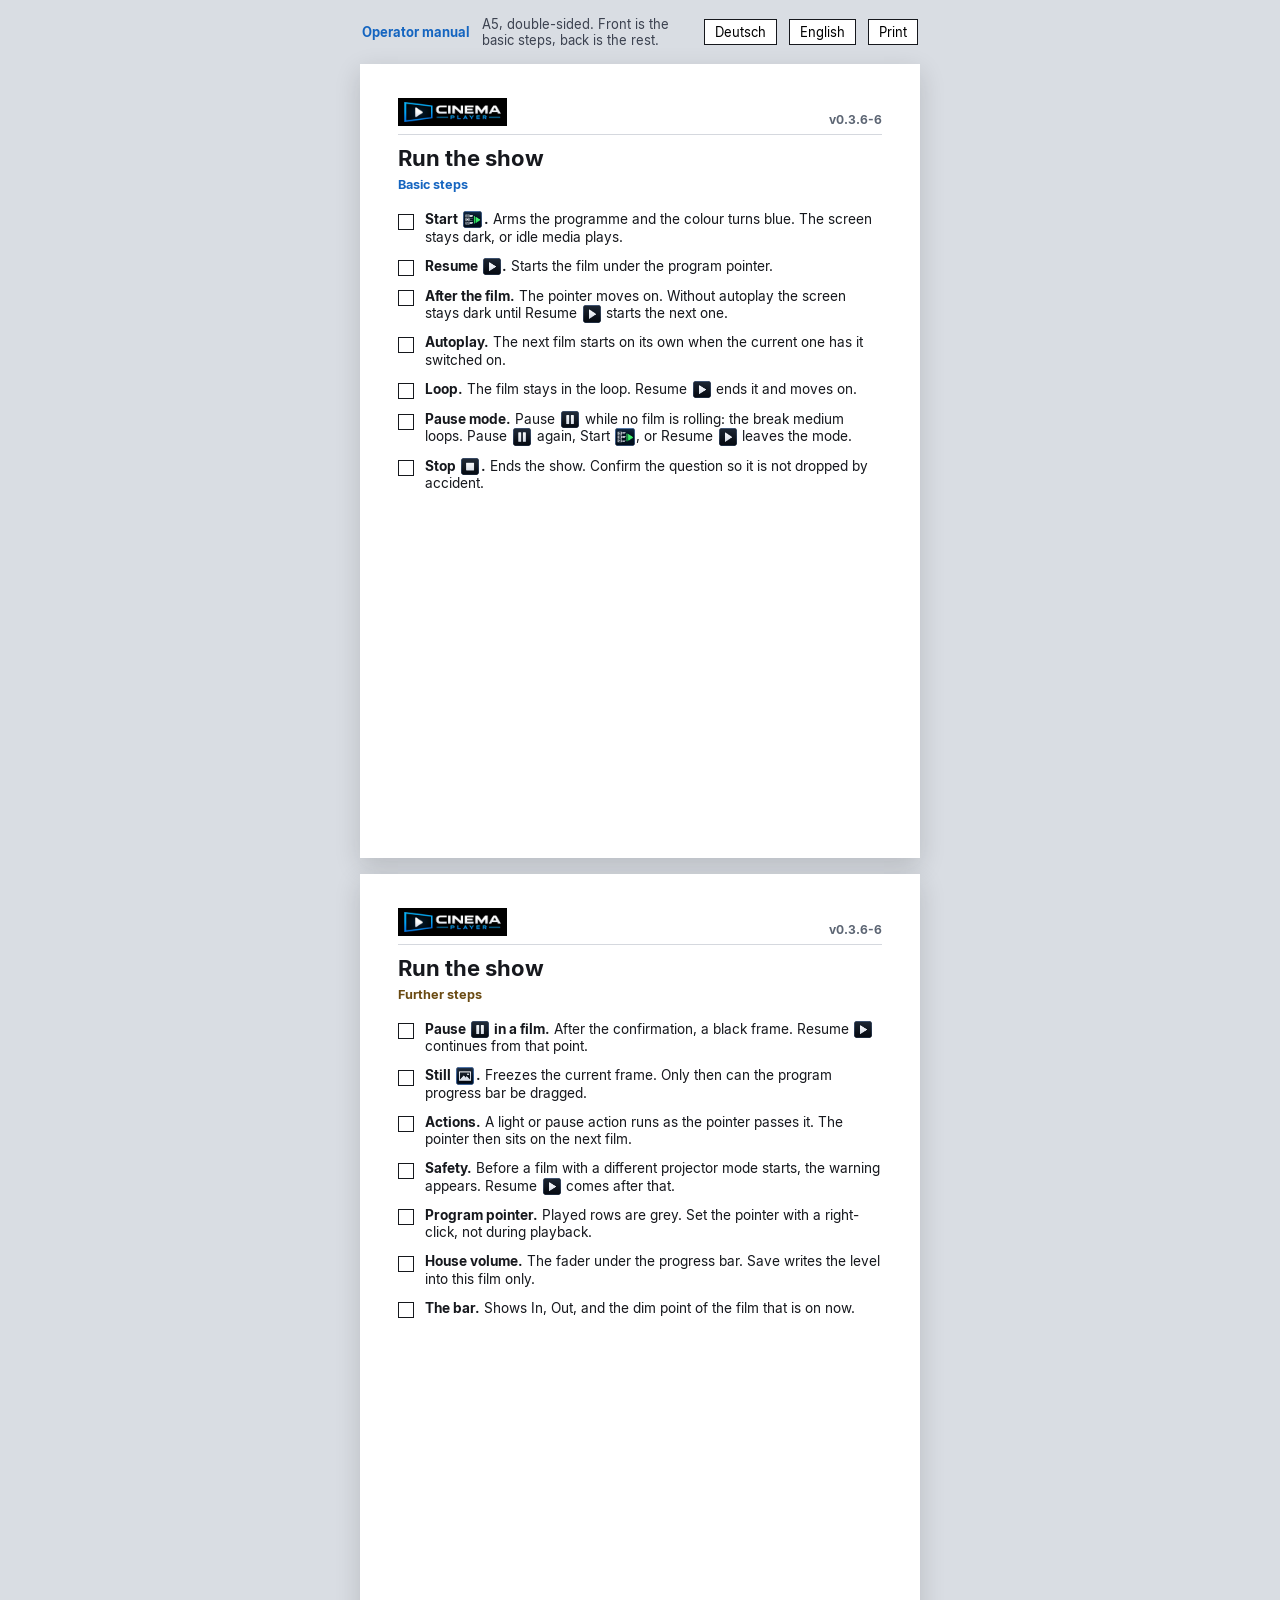
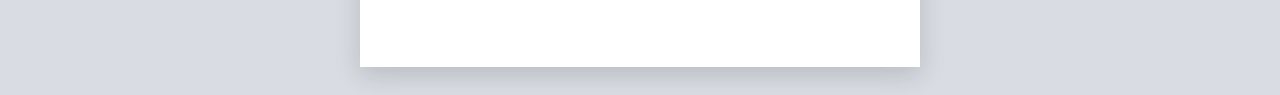
<file: manual/checklists/show.html>
<!DOCTYPE html>
<html lang="de">
<head>
  <meta charset="utf-8">
  <meta name="viewport" content="width=device-width, initial-scale=1">
  <title>Cinema Player — Programmablauf</title>
  <link rel="stylesheet" href="checklist.css">
</head>
<body data-title-de="Cinema Player — Programmablauf" data-title-en="Cinema Player — Run the show">
  <div class="screen-bar">
    <a href="../index.html">
      <span data-lang="de">Bedienungsanleitung</span>
      <span data-lang="en">Operator manual</span>
    </a>
    <p class="hint">
      <span data-lang="de">A5, beidseitig. Vorderseite Grundfunktionen, Rückseite erweitert.</span>
      <span data-lang="en">A5, double-sided. Front is the basic steps, back is the rest.</span>
    </p>
    <button type="button" data-set-lang="de">Deutsch</button>
    <button type="button" data-set-lang="en">English</button>
    <button type="button" data-print>
      <span data-lang="de">Drucken</span>
      <span data-lang="en">Print</span>
    </button>
  </div>
  <main class="desk">
    <article class="sheet front">
      <header class="sheet-head">
        <img src="../images/logo-header.png" alt="Cinema Player">
        <span class="ver">v0.3.6-6</span>
      </header>
      <h1>
        <span data-lang="de">Programmablauf</span>
        <span data-lang="en">Run the show</span>
      </h1>
      <p class="face">
        <span data-lang="de">Grundfunktionen</span>
        <span data-lang="en">Basic steps</span>
      </p>
      <ol class="checks">
        <li><span class="box"></span><p>
          <strong data-lang="de">Start <img class="btn" src="../images/guide/icon-start.png" alt="">.</strong>
          <span data-lang="de">Schaltet das Programm scharf, die Farbe wird blau. Die Leinwand bleibt dunkel, oder das Leerlaufmedium läuft.</span>
          <strong data-lang="en">Start <img class="btn" src="../images/guide/icon-start.png" alt="">.</strong>
          <span data-lang="en">Arms the programme and the colour turns blue. The screen stays dark, or idle media plays.</span>
        </p></li>
        <li><span class="box"></span><p>
          <strong data-lang="de">Weiter <img class="btn" src="../images/guide/icon-resume.png" alt="">.</strong>
          <span data-lang="de">Startet den Film, auf dem der Programmzeiger steht.</span>
          <strong data-lang="en">Resume <img class="btn" src="../images/guide/icon-resume.png" alt="">.</strong>
          <span data-lang="en">Starts the film under the program pointer.</span>
        </p></li>
        <li><span class="box"></span><p>
          <strong data-lang="de">Nach dem Film.</strong>
          <span data-lang="de">Der Zeiger springt weiter. Ohne Autoplay bleibt es dunkel, bis Weiter <img class="btn" src="../images/guide/icon-resume.png" alt=""> den nächsten startet.</span>
          <strong data-lang="en">After the film.</strong>
          <span data-lang="en">The pointer moves on. Without autoplay the screen stays dark until Resume <img class="btn" src="../images/guide/icon-resume.png" alt=""> starts the next one.</span>
        </p></li>
        <li><span class="box"></span><p>
          <strong data-lang="de">Autoplay.</strong>
          <span data-lang="de">Der nächste Film startet allein, wenn der aktuelle ihn eingeschaltet hat.</span>
          <strong data-lang="en">Autoplay.</strong>
          <span data-lang="en">The next film starts on its own when the current one has it switched on.</span>
        </p></li>
        <li><span class="box"></span><p>
          <strong data-lang="de">Loop.</strong>
          <span data-lang="de">Der Film bleibt in der Schleife. Weiter <img class="btn" src="../images/guide/icon-resume.png" alt=""> beendet sie und geht zum nächsten Eintrag.</span>
          <strong data-lang="en">Loop.</strong>
          <span data-lang="en">The film stays in the loop. Resume <img class="btn" src="../images/guide/icon-resume.png" alt=""> ends it and moves on.</span>
        </p></li>
        <li><span class="box"></span><p>
          <strong data-lang="de">Pausenmodus.</strong>
          <span data-lang="de">Pause <img class="btn" src="../images/guide/icon-pause.png" alt="">, solange kein Film läuft: Pausenmedium in Schleife. Nochmal Pause <img class="btn" src="../images/guide/icon-pause.png" alt="">, Start <img class="btn" src="../images/guide/icon-start.png" alt=""> oder Weiter <img class="btn" src="../images/guide/icon-resume.png" alt=""> verlässt den Modus.</span>
          <strong data-lang="en">Pause mode.</strong>
          <span data-lang="en">Pause <img class="btn" src="../images/guide/icon-pause.png" alt=""> while no film is rolling: the break medium loops. Pause <img class="btn" src="../images/guide/icon-pause.png" alt=""> again, Start <img class="btn" src="../images/guide/icon-start.png" alt="">, or Resume <img class="btn" src="../images/guide/icon-resume.png" alt=""> leaves the mode.</span>
        </p></li>
        <li><span class="box"></span><p>
          <strong data-lang="de">Stop <img class="btn" src="../images/guide/icon-stop.png" alt="">.</strong>
          <span data-lang="de">Beendet den Ablauf. Die Frage bestätigen, damit die Vorstellung nicht aus Versehen abbricht.</span>
          <strong data-lang="en">Stop <img class="btn" src="../images/guide/icon-stop.png" alt="">.</strong>
          <span data-lang="en">Ends the show. Confirm the question so it is not dropped by accident.</span>
        </p></li>
      </ol>
    </article>
    <article class="sheet back">
      <header class="sheet-head">
        <img src="../images/logo-header.png" alt="Cinema Player">
        <span class="ver">v0.3.6-6</span>
      </header>
      <h1>
        <span data-lang="de">Programmablauf</span>
        <span data-lang="en">Run the show</span>
      </h1>
      <p class="face">
        <span data-lang="de">Erweiterte Funktionen</span>
        <span data-lang="en">Further steps</span>
      </p>
      <ol class="checks">
        <li><span class="box"></span><p>
          <strong data-lang="de">Pause <img class="btn" src="../images/guide/icon-pause.png" alt=""> im Film.</strong>
          <span data-lang="de">Nach der Bestätigung ein Schwarzbild. Weiter <img class="btn" src="../images/guide/icon-resume.png" alt=""> spielt an derselben Stelle weiter.</span>
          <strong data-lang="en">Pause <img class="btn" src="../images/guide/icon-pause.png" alt=""> in a film.</strong>
          <span data-lang="en">After the confirmation, a black frame. Resume <img class="btn" src="../images/guide/icon-resume.png" alt=""> continues from that point.</span>
        </p></li>
        <li><span class="box"></span><p>
          <strong data-lang="de">Still <img class="btn" src="../images/guide/icon-still.png" alt="">.</strong>
          <span data-lang="de">Friert das aktuelle Bild ein. Nur dann lässt sich der Fortschrittsbalken im Programm ziehen.</span>
          <strong data-lang="en">Still <img class="btn" src="../images/guide/icon-still.png" alt="">.</strong>
          <span data-lang="en">Freezes the current frame. Only then can the program progress bar be dragged.</span>
        </p></li>
        <li><span class="box"></span><p>
          <strong data-lang="de">Aktionen.</strong>
          <span data-lang="de">Eine Licht- oder Pausenaktion läuft, wenn der Zeiger darübergeht. Danach steht er auf dem nächsten Film.</span>
          <strong data-lang="en">Actions.</strong>
          <span data-lang="en">A light or pause action runs as the pointer passes it. The pointer then sits on the next film.</span>
        </p></li>
        <li><span class="box"></span><p>
          <strong data-lang="de">Sicherheit.</strong>
          <span data-lang="de">Bevor ein Film mit anderer Beamereinstellung startet, kommt die Warnung. Erst danach Weiter <img class="btn" src="../images/guide/icon-resume.png" alt="">.</span>
          <strong data-lang="en">Safety.</strong>
          <span data-lang="en">Before a film with a different projector mode starts, the warning appears. Resume <img class="btn" src="../images/guide/icon-resume.png" alt=""> comes after that.</span>
        </p></li>
        <li><span class="box"></span><p>
          <strong data-lang="de">Programmzeiger.</strong>
          <span data-lang="de">Gespielte Einträge sind grau. Den Zeiger setzt ein Rechtsklick, nicht während der Wiedergabe.</span>
          <strong data-lang="en">Program pointer.</strong>
          <span data-lang="en">Played rows are grey. Set the pointer with a right-click, not during playback.</span>
        </p></li>
        <li><span class="box"></span><p>
          <strong data-lang="de">Lautstärke im Saal.</strong>
          <span data-lang="de">Der Regler unter dem Fortschrittsbalken. Speichern schreibt den Pegel nur in diesen Film.</span>
          <strong data-lang="en">House volume.</strong>
          <span data-lang="en">The fader under the progress bar. Save writes the level into this film only.</span>
        </p></li>
        <li><span class="box"></span><p>
          <strong data-lang="de">Balken.</strong>
          <span data-lang="de">Zeigt In, Out und den Dimmpunkt des Films, der gerade an der Reihe ist.</span>
          <strong data-lang="en">The bar.</strong>
          <span data-lang="en">Shows In, Out, and the dim point of the film that is on now.</span>
        </p></li>
      </ol>
    </article>
  </main>
  <script src="lang.js"></script>
</body>
</html>
</file>
<file: manual/style.css>
@font-face {
  font-family: Inter;
  font-style: normal;
  font-weight: 400;
  src: url("../assets/fonts/Inter-Regular.ttf") format("truetype");
}

@font-face {
  font-family: Inter;
  font-style: normal;
  font-weight: 700;
  src: url("../assets/fonts/Inter-Bold.ttf") format("truetype");
}

:root {
  --bg: #101114;
  --panel: #1b1d22;
  --panel-2: #24272e;
  --text: #ececec;
  --muted: #9aa0a8;
  --line: #333843;
  --accent: #4d9be6;
  --off: #c62828;
  --program: #1565c0;
  --playing: #2e9d3a;
  --preview: #c9a227;
  --max: 1080px;
}

* { box-sizing: border-box; }

html {
  margin: 0;
  background: var(--bg);
  font-size: var(--manual-size, 17px);
}

body {
  margin: 0;
  padding: 0;
  background: var(--bg);
  color: var(--text);
  font-family: Inter, "Segoe UI", sans-serif;
  font-size: 1rem;
  line-height: 1.55;
}

[data-lang] { display: none; }
html[lang="en"] [data-lang="en"],
html[lang="de"] [data-lang="de"] { display: revert; }

img { max-width: 100%; height: auto; border: 0; }

a { color: var(--accent); }

.top {
  position: sticky;
  top: 0;
  z-index: 20;
  display: flex;
  align-items: center;
  gap: 16px;
  padding: 10px 24px;
  background: #000;
  border-bottom: 1px solid var(--line);
}

.top img.logo { height: 40px; width: auto; }

.top .title {
  font-weight: 700;
  letter-spacing: 0.04em;
  flex: 1;
}

.top .ver {
  display: block;
  font-weight: 400;
  font-size: 0.82rem;
  color: var(--muted);
  letter-spacing: 0;
}

.page-tools {
  display: flex;
  align-items: center;
  gap: 12px;
  flex-wrap: wrap;
}

.lang-switch,
.type-size {
  display: flex;
  gap: 6px;
}

.lang-switch button,
.type-size button {
  background: var(--panel-2);
  color: var(--text);
  border: 1px solid var(--line);
  border-radius: 4px;
  padding: 6px 12px;
  cursor: pointer;
  font: inherit;
}

.type-size button[disabled] {
  opacity: 0.45;
  cursor: default;
}

.type-size .type-smaller { font-size: 0.82rem; }
.type-size .type-larger { font-size: 1.12rem; font-weight: 700; }

html[lang="en"] .lang-switch button[data-set-lang="en"],
html[lang="de"] .lang-switch button[data-set-lang="de"] {
  background: var(--accent);
  color: #fff;
  border-color: var(--accent);
}

.wrap {
  max-width: var(--max);
  margin: 0 auto;
  padding: 28px 24px 80px;
}

nav.toc {
  background: var(--panel);
  border: 1px solid var(--line);
  border-radius: 8px;
  padding: 16px 20px;
  margin: 0 0 36px;
}

nav.toc h2 {
  margin: 0 0 8px;
  font-size: 0.95rem;
  color: var(--muted);
  text-transform: uppercase;
  letter-spacing: 0.08em;
}

nav.toc ol {
  margin: 0;
  padding-left: 22px;
}

nav.toc a { text-decoration: none; }
nav.toc a:hover { text-decoration: underline; }

h1, h2, h3 {
  line-height: 1.25;
  font-weight: 700;
}

h1 { font-size: 2rem; margin: 0 0 12px; }
h2 {
  font-size: 1.45rem;
  margin: 42px 0 12px;
  padding-top: 8px;
  border-top: 1px solid var(--line);
}
h3 { font-size: 1.12rem; margin: 24px 0 8px; color: var(--accent); }
h4 { font-size: 1rem; margin: 20px 0 8px; color: var(--muted); }

p, ul, ol { margin: 0 0 12px; }
ul, ol { padding-left: 22px; }
li { margin: 0 0 6px; }

.lead { font-size: 1.08rem; color: var(--muted); }

figure {
  margin: 16px 0 24px;
  background: var(--panel);
  border: 1px solid var(--line);
  border-radius: 8px;
  overflow: hidden;
}

figure img {
  display: block;
  width: 100%;
  background: #000;
}

figure.snip {
  width: fit-content;
  max-width: min(100%, 22rem);
}

figure.snip img {
  width: auto;
  max-width: 100%;
}

html[lang="en"] figure img[data-lang="en"],
html[lang="de"] figure img[data-lang="de"] { display: block; }
html[lang="en"] figure img[data-lang="de"],
html[lang="de"] figure img[data-lang="en"] { display: none; }

figcaption {
  padding: 10px 14px 12px;
  font-size: 0.92rem;
  color: var(--muted);
}

html[lang="en"] .badge[data-lang="en"],
html[lang="de"] .badge[data-lang="de"] {
  display: inline-block;
}

.badge {
  display: inline-block;
  min-width: 6.5rem;
  text-align: center;
  color: #fff;
  font-weight: 700;
  font-size: 0.85rem;
  padding: 3px 10px;
  border-radius: 3px;
  letter-spacing: 0.04em;
}
.badge.off { background: var(--off); }
.badge.program { background: var(--program); }
.badge.playing { background: var(--playing); }
.badge.preview { background: var(--preview); color: #111; }

.states {
  display: grid;
  gap: 12px;
  margin: 16px 0 24px;
}

.states figure { margin: 0; }

.icon-table {
  width: 100%;
  border-collapse: collapse;
  background: var(--panel);
  border: 1px solid var(--line);
  border-radius: 8px;
  overflow: hidden;
  margin: 12px 0 24px;
}

.icon-table th,
.icon-table td {
  text-align: left;
  padding: 8px 12px;
  border-bottom: 1px solid var(--line);
  vertical-align: middle;
}

.icon-table th {
  background: var(--panel-2);
  font-size: 0.85rem;
  color: var(--muted);
  text-transform: uppercase;
  letter-spacing: 0.06em;
}

.icon-table tr:last-child td { border-bottom: 0; }

.icon-table img {
  width: 40px;
  height: 40px;
  background: #0b0d12;
  border-radius: 6px;
}

.note {
  background: var(--panel-2);
  border-left: 4px solid var(--accent);
  padding: 10px 14px;
  margin: 12px 0 20px;
  border-radius: 0 6px 6px 0;
}

.note.warn {
  border-left-color: var(--off);
  display: flex;
  gap: 12px;
  align-items: flex-start;
}

.note.warn img {
  width: 36px;
  height: 36px;
  flex-shrink: 0;
}

.note.warn p { margin: 0 0 8px; }
.note.warn p:last-child { margin: 0; }

img.inline {
  height: 1.7rem;
  width: auto;
  vertical-align: middle;
  margin: 0 0.15em;
  border-radius: 4px;
}

img.badge-shot {
  height: 1.6rem;
  width: auto;
  vertical-align: middle;
  margin: 0 0.2em;
  border-radius: 3px;
}

.icon-row {
  display: flex;
  align-items: center;
  gap: 12px;
  margin: 0 0 12px;
}

.icon-row img {
  width: 44px;
  height: 44px;
  object-fit: contain;
  background: #0b0d12;
  border-radius: 6px;
  flex-shrink: 0;
}

.icon-row p { margin: 0; flex: 1; }

.phones {
  display: flex;
  flex-wrap: wrap;
  gap: 16px;
  justify-content: center;
  margin: 16px 0 24px;
}

.phones figure {
  width: min(100%, 240px);
  margin: 0;
}

.center-caption {
  text-align: center;
  font-style: italic;
  color: var(--muted);
  margin: -4px 0 20px;
}

figure.mid {
  width: fit-content;
  max-width: min(100%, 32rem);
  margin-left: auto;
  margin-right: auto;
}

figure.mid img {
  width: auto;
  max-width: 100%;
}

kbd {
  font-family: inherit;
  font-size: 0.85em;
  background: var(--panel-2);
  border: 1px solid var(--line);
  border-bottom-width: 2px;
  border-radius: 4px;
  padding: 1px 6px;
}

.two {
  display: grid;
  grid-template-columns: 1fr 1fr;
  gap: 16px;
}

.two figure { margin: 0; }

@media (max-width: 800px) {
  .two { grid-template-columns: 1fr; }
  .top { flex-wrap: wrap; }
}

@media print {
  .top { position: static; }
  .page-tools { display: none; }
  body { background: #fff; color: #111; }
  figure, .icon-table, nav.toc, .note { break-inside: avoid; }
}
</file>
<file: manual/checklists/checklist.css>
@font-face {
  font-family: Inter;
  font-style: normal;
  font-weight: 400;
  src: url("../../assets/fonts/Inter-Regular.ttf") format("truetype");
}

@font-face {
  font-family: Inter;
  font-style: normal;
  font-weight: 700;
  src: url("../../assets/fonts/Inter-Bold.ttf") format("truetype");
}

* { box-sizing: border-box; }

[data-lang] { display: none; }
html[lang="en"] [data-lang="en"],
html[lang="de"] [data-lang="de"] { display: revert; }

html, body {
  margin: 0;
  background: #d9dde3;
  color: #16181d;
  font-family: Inter, "Liberation Sans", sans-serif;
}

.screen-bar {
  display: flex;
  align-items: center;
  gap: 12px;
  max-width: 148mm;
  margin: 16px auto 0;
  padding: 0 2px;
  font-size: 13px;
}

.screen-bar a {
  color: #1565c0;
  font-weight: 700;
  text-decoration: none;
}

.screen-bar .hint {
  margin: 0;
  color: #3c4250;
  flex: 1;
}

.screen-bar button {
  font: inherit;
  border: 1px solid #16181d;
  background: #fff;
  padding: 4px 10px;
  cursor: pointer;
}

.desk {
  display: flex;
  flex-direction: column;
  align-items: center;
  gap: 16px;
  padding: 16px 12px 28px;
}

.sheet {
  width: 148mm;
  min-height: 210mm;
  padding: 9mm 10mm 8mm;
  background: #fff;
  box-shadow: 0 8px 24px rgba(16, 17, 20, 0.16);
}

.sheet-head {
  display: flex;
  align-items: flex-end;
  justify-content: space-between;
  gap: 4mm;
  margin: 0 0 3mm;
  padding-bottom: 2mm;
  border-bottom: 0.25mm solid #d5d8de;
}

.sheet-head img {
  height: 7.5mm;
  width: auto;
  display: block;
}

.ver {
  font-size: 9pt;
  font-weight: 700;
  color: #5c6573;
  line-height: 1;
}

h1 {
  margin: 1mm 0 0;
  font-size: 16.5pt;
  line-height: 1.15;
}

.face {
  margin: 1.5mm 0 5mm;
  font-size: 9.5pt;
  font-weight: 700;
}

.sheet.front .face { color: #1565c0; }
.sheet.back .face { color: #6a4a12; }

.checks {
  list-style: none;
  margin: 0;
  padding: 0;
}

.checks li {
  display: flex;
  gap: 3mm;
  align-items: flex-start;
  margin: 0 0 3.1mm;
  font-size: 10.2pt;
  line-height: 1.28;
  break-inside: avoid;
}

.box {
  flex: 0 0 4.2mm;
  width: 4.2mm;
  height: 4.2mm;
  margin-top: 0.7mm;
  border: 0.35mm solid #16181d;
}

.checks p {
  margin: 0;
}

.checks strong {
  font-weight: 700;
}

img.btn {
  height: 4.6mm;
  width: auto;
  vertical-align: -1.15mm;
  margin: 0 0.4mm;
  border-radius: 0.9mm;
  background: #12141a;
}

@page {
  size: A5;
  margin: 9mm 10mm 8mm;
}

@media print {
  html, body { background: #fff; }
  img.btn { print-color-adjust: exact; -webkit-print-color-adjust: exact; }
  .screen-bar { display: none !important; }
  .desk { display: block; padding: 0; }
  .sheet {
    width: auto;
    min-height: 0;
    padding: 0;
    box-shadow: none;
    break-after: page;
    page-break-after: always;
  }
  .sheet:last-child {
    break-after: auto;
    page-break-after: auto;
  }
}
</file>
